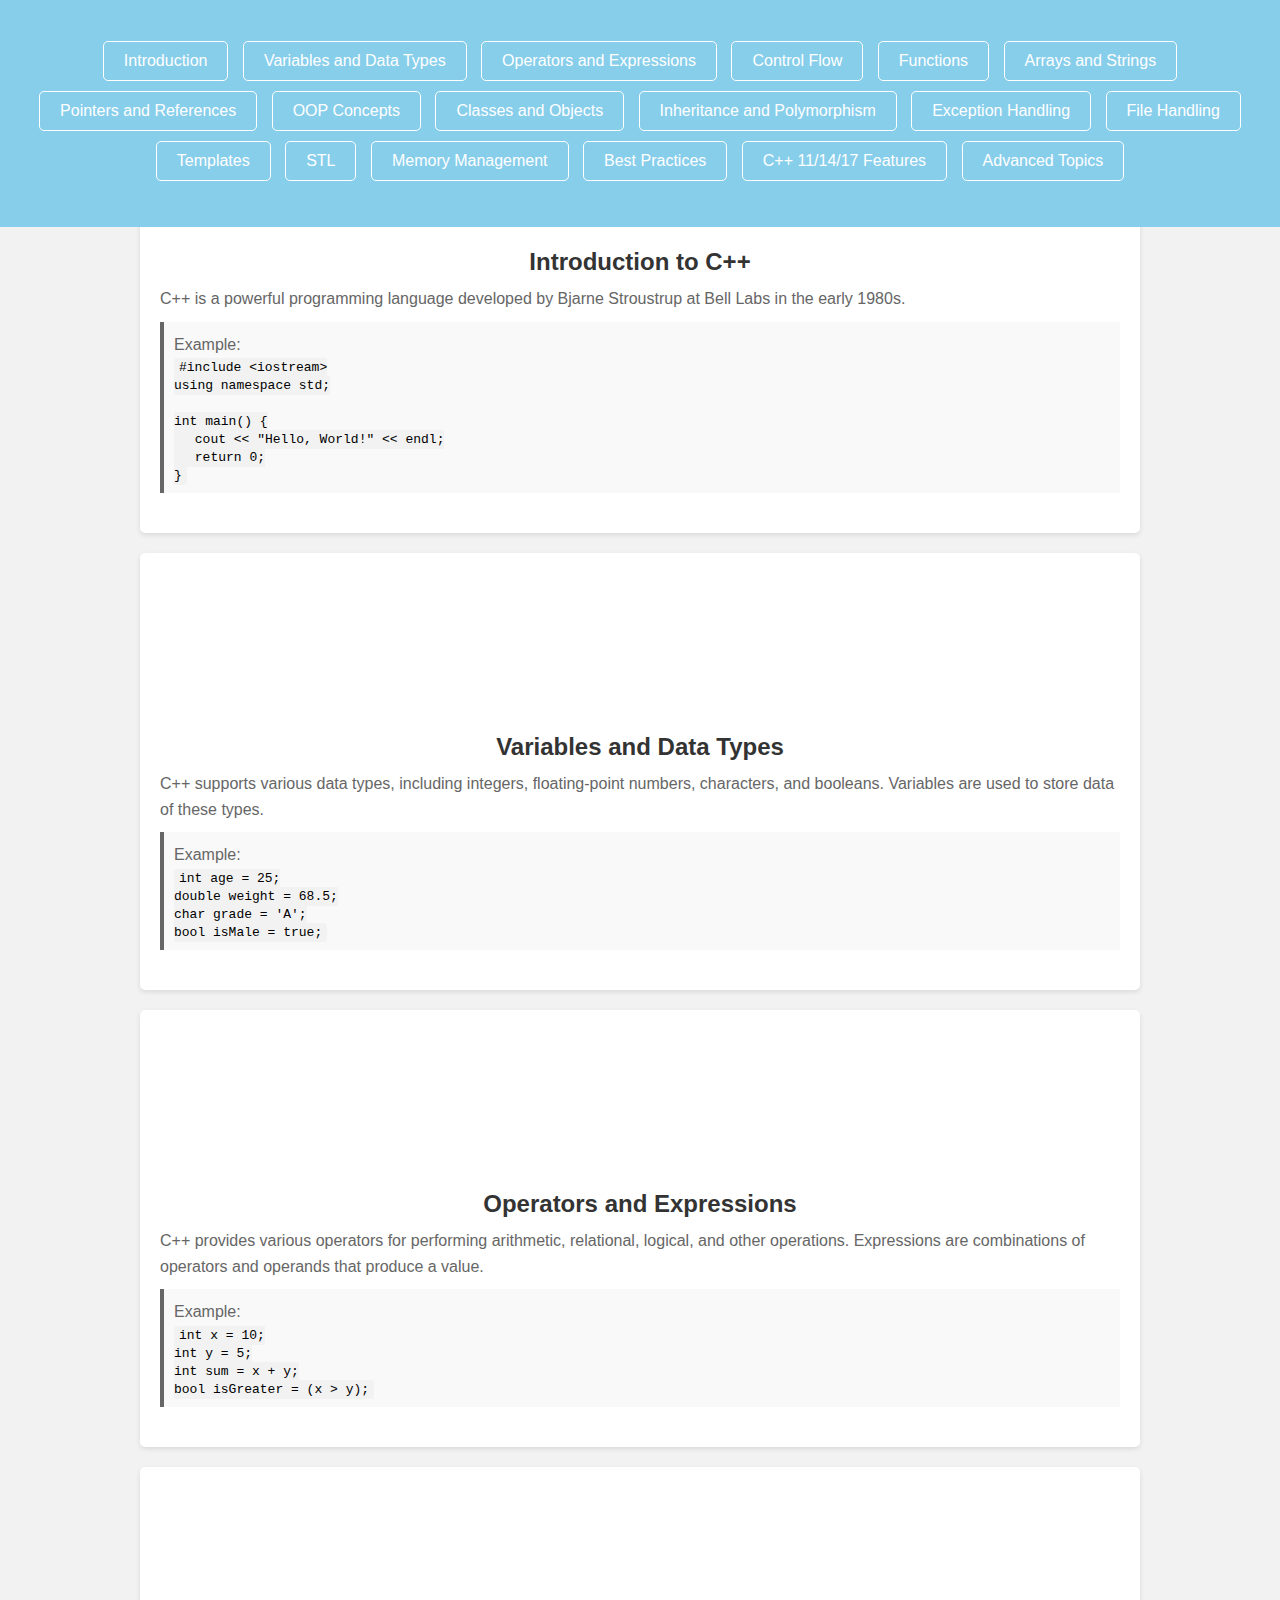
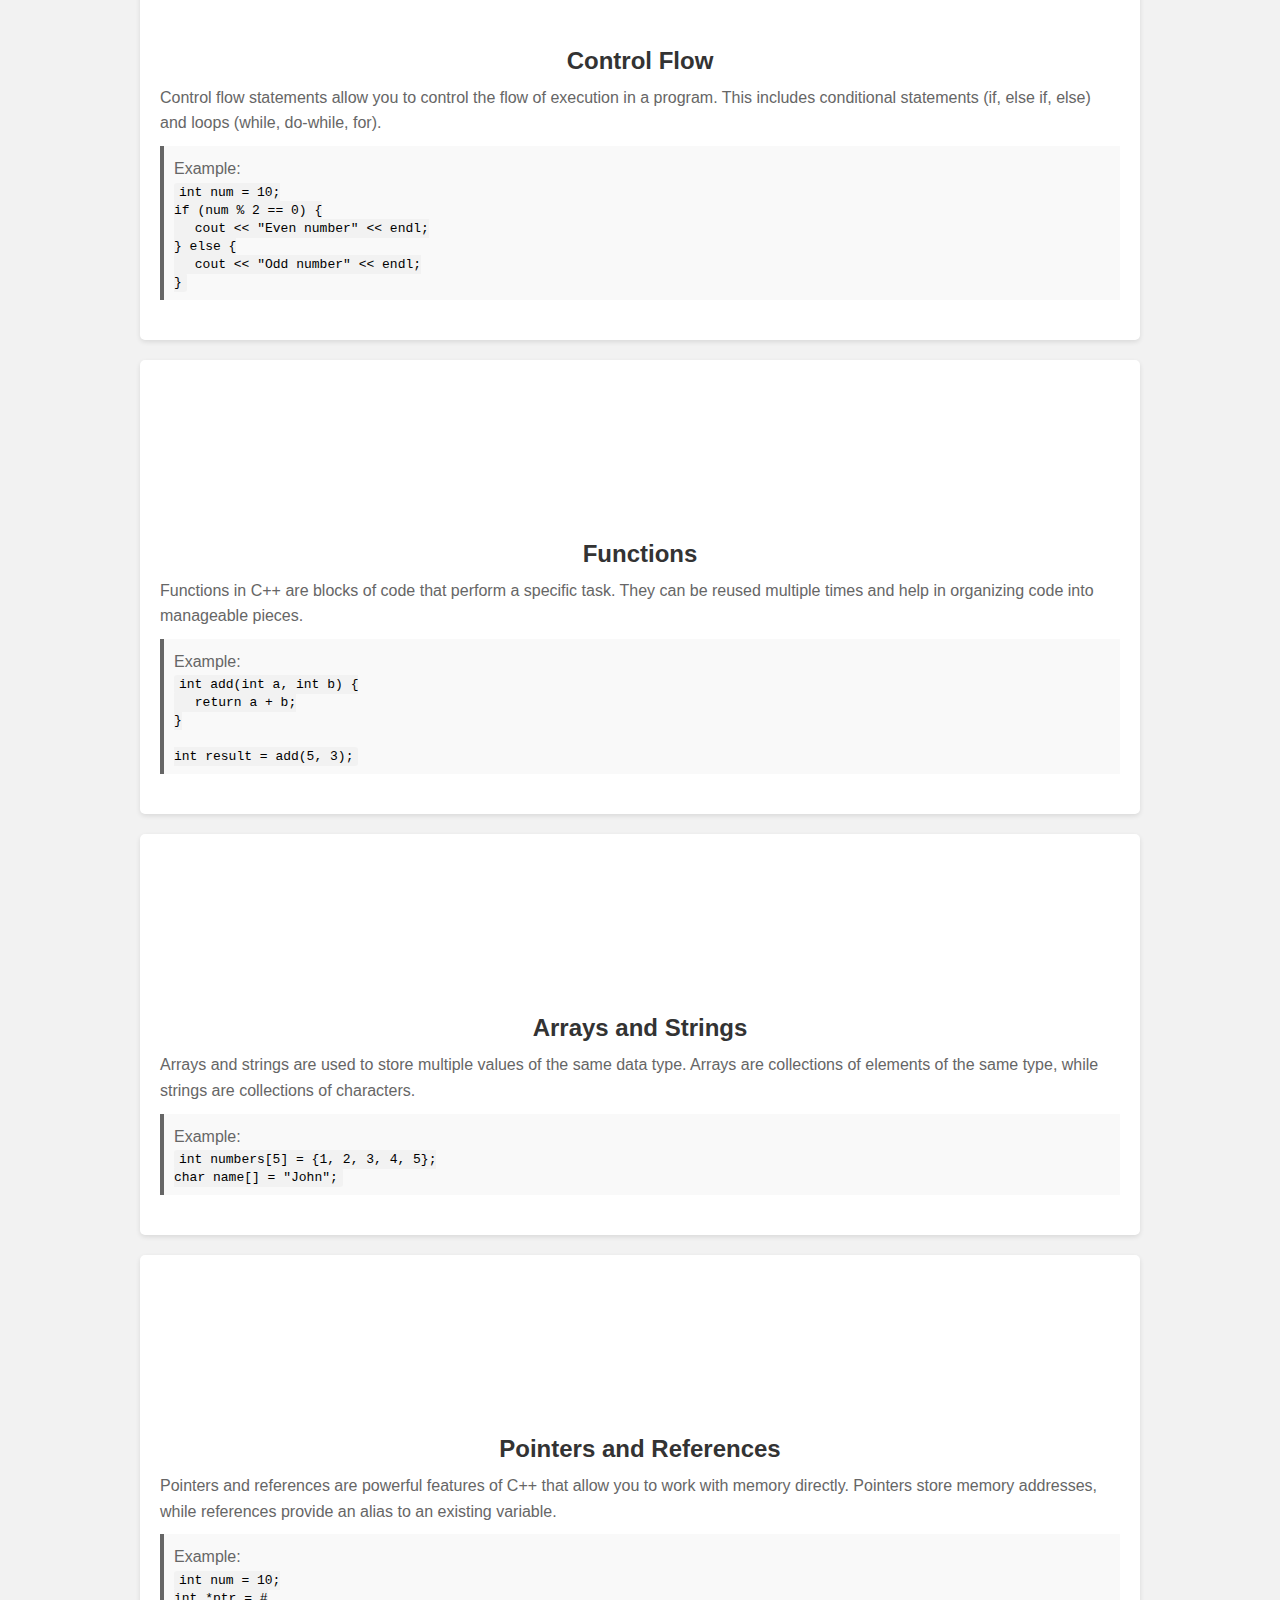
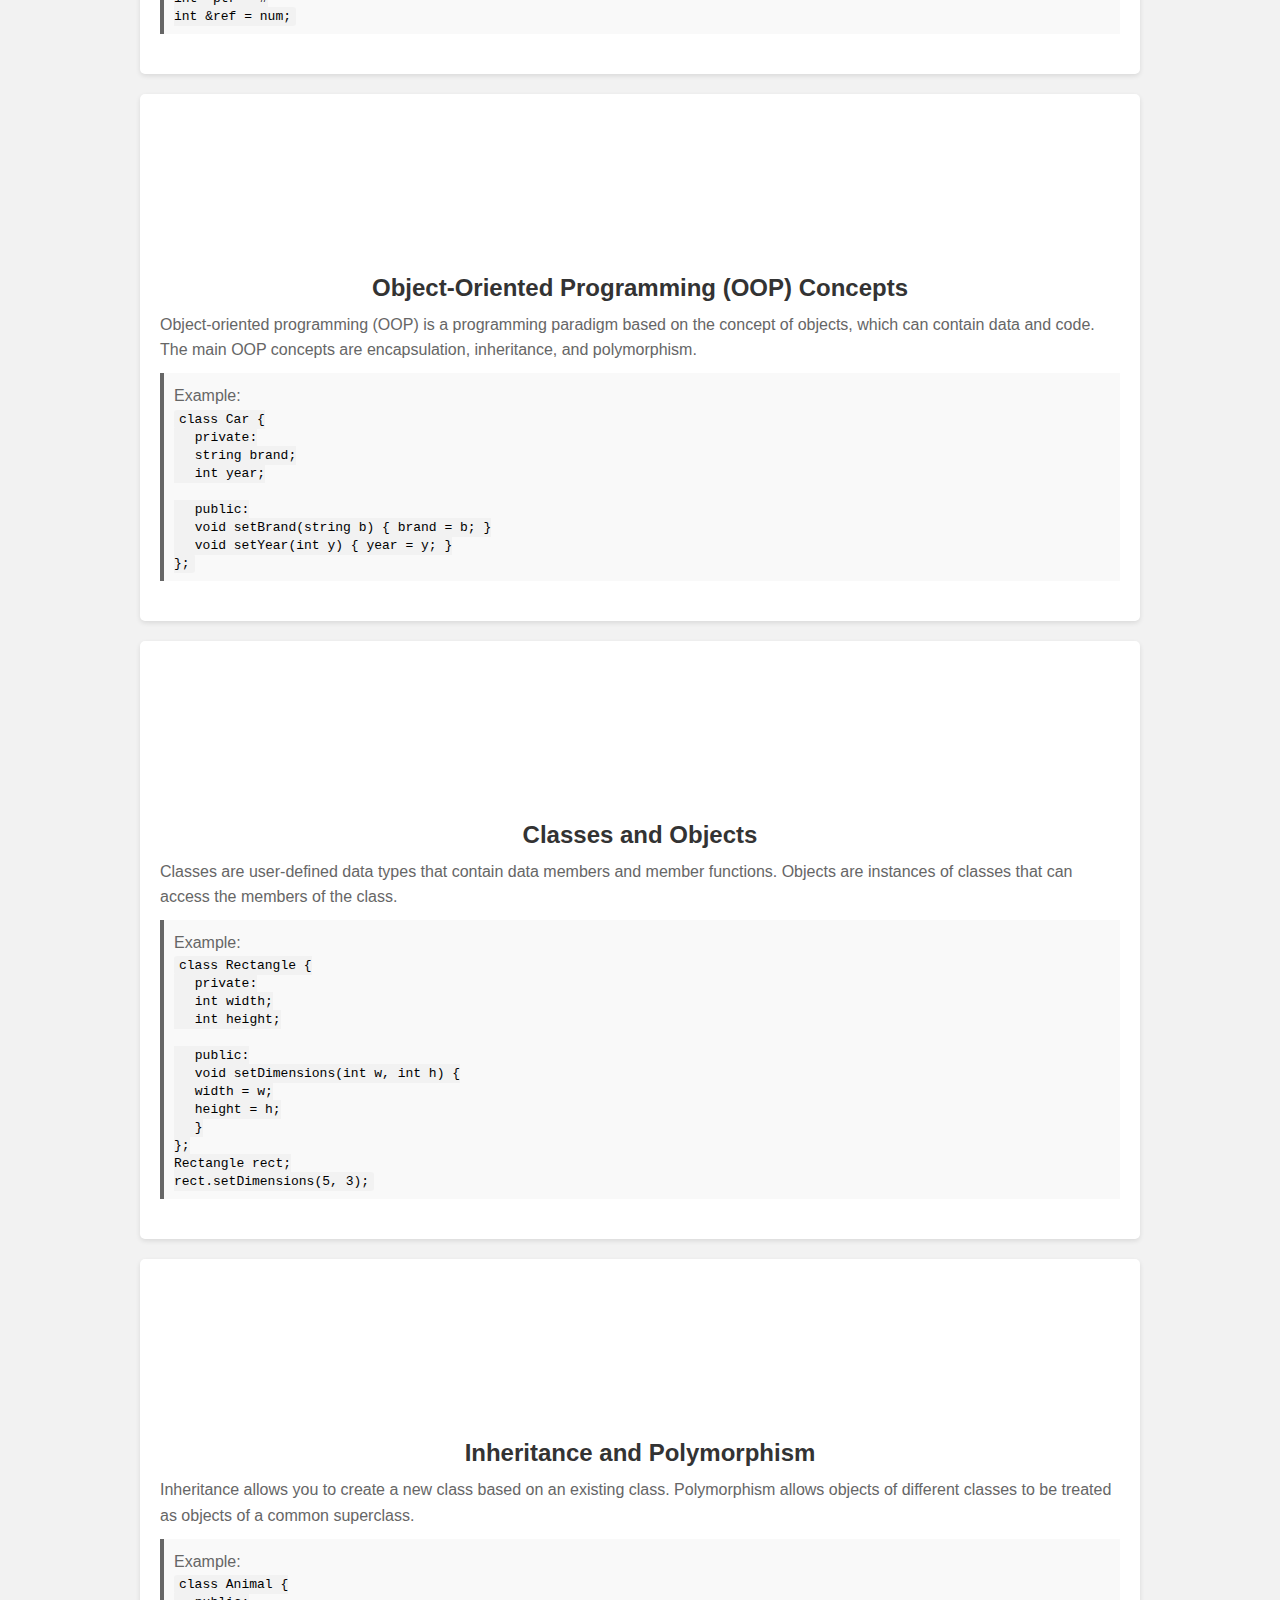
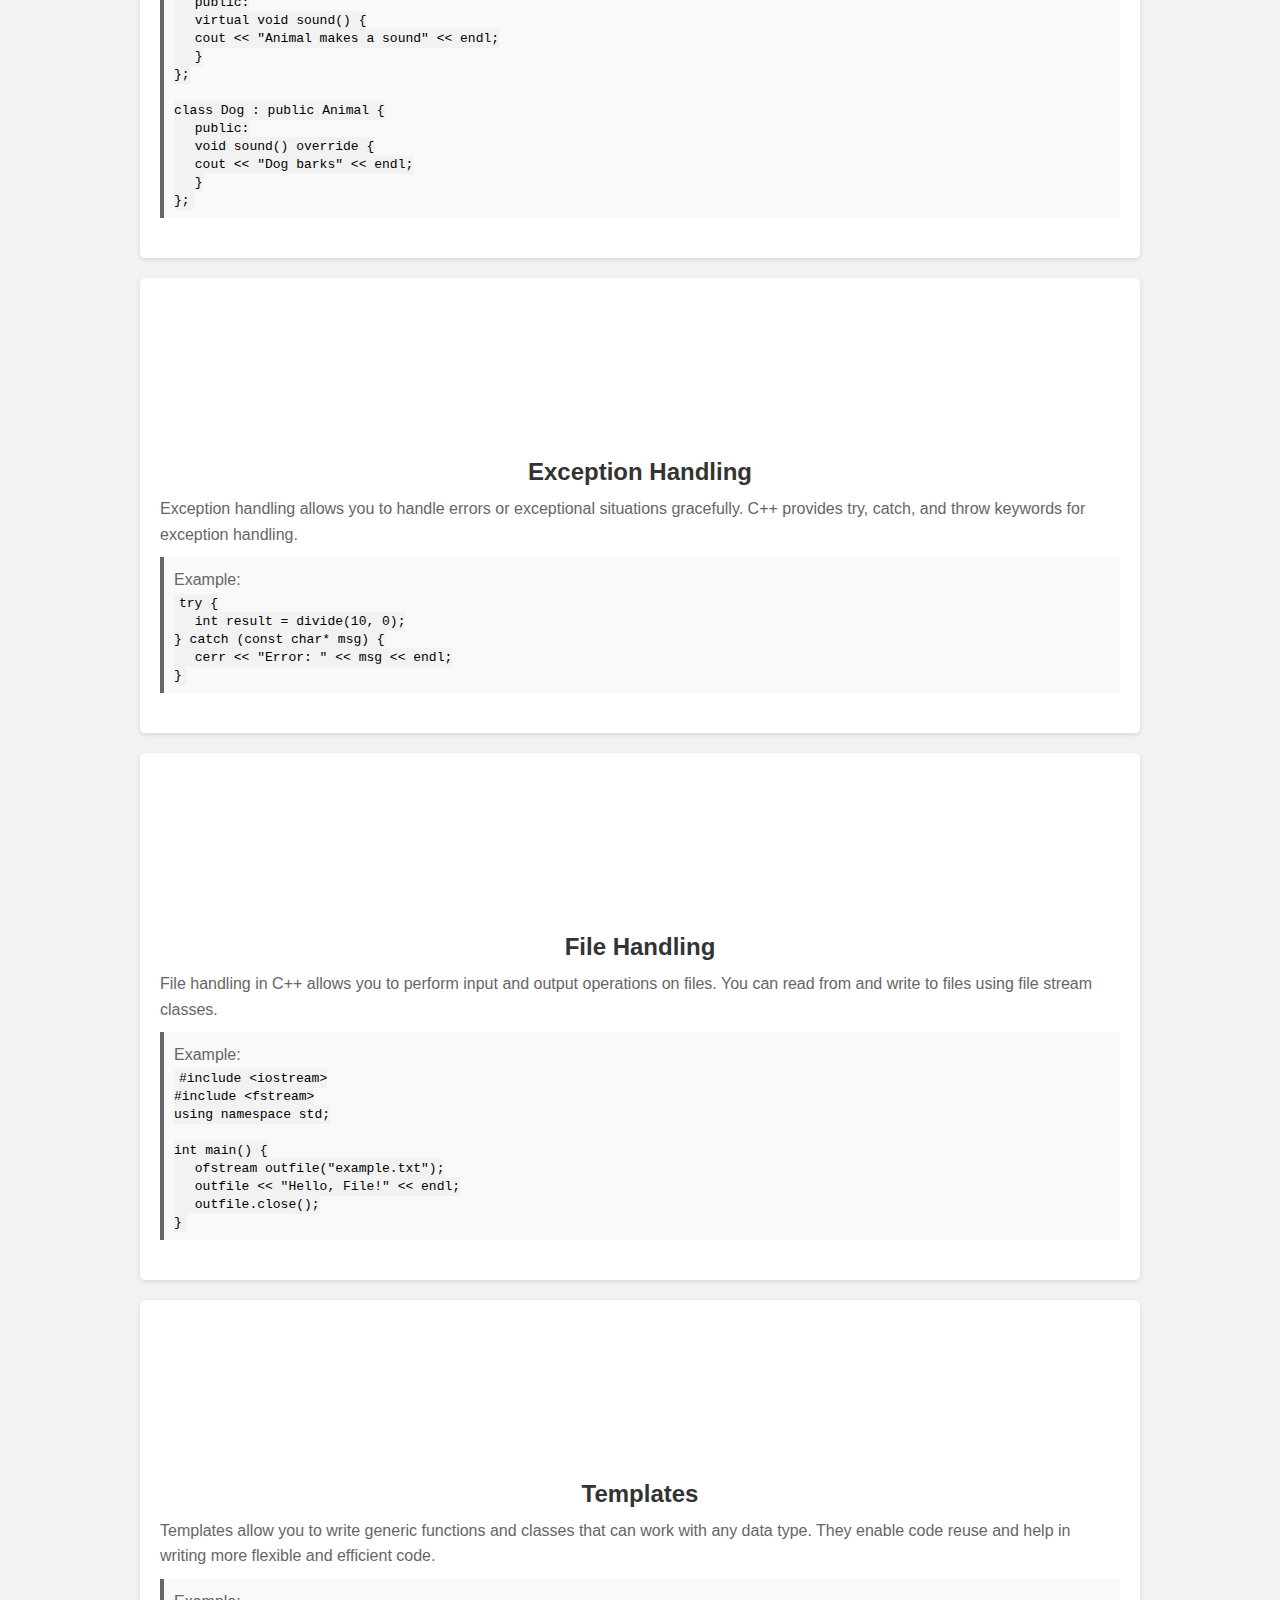
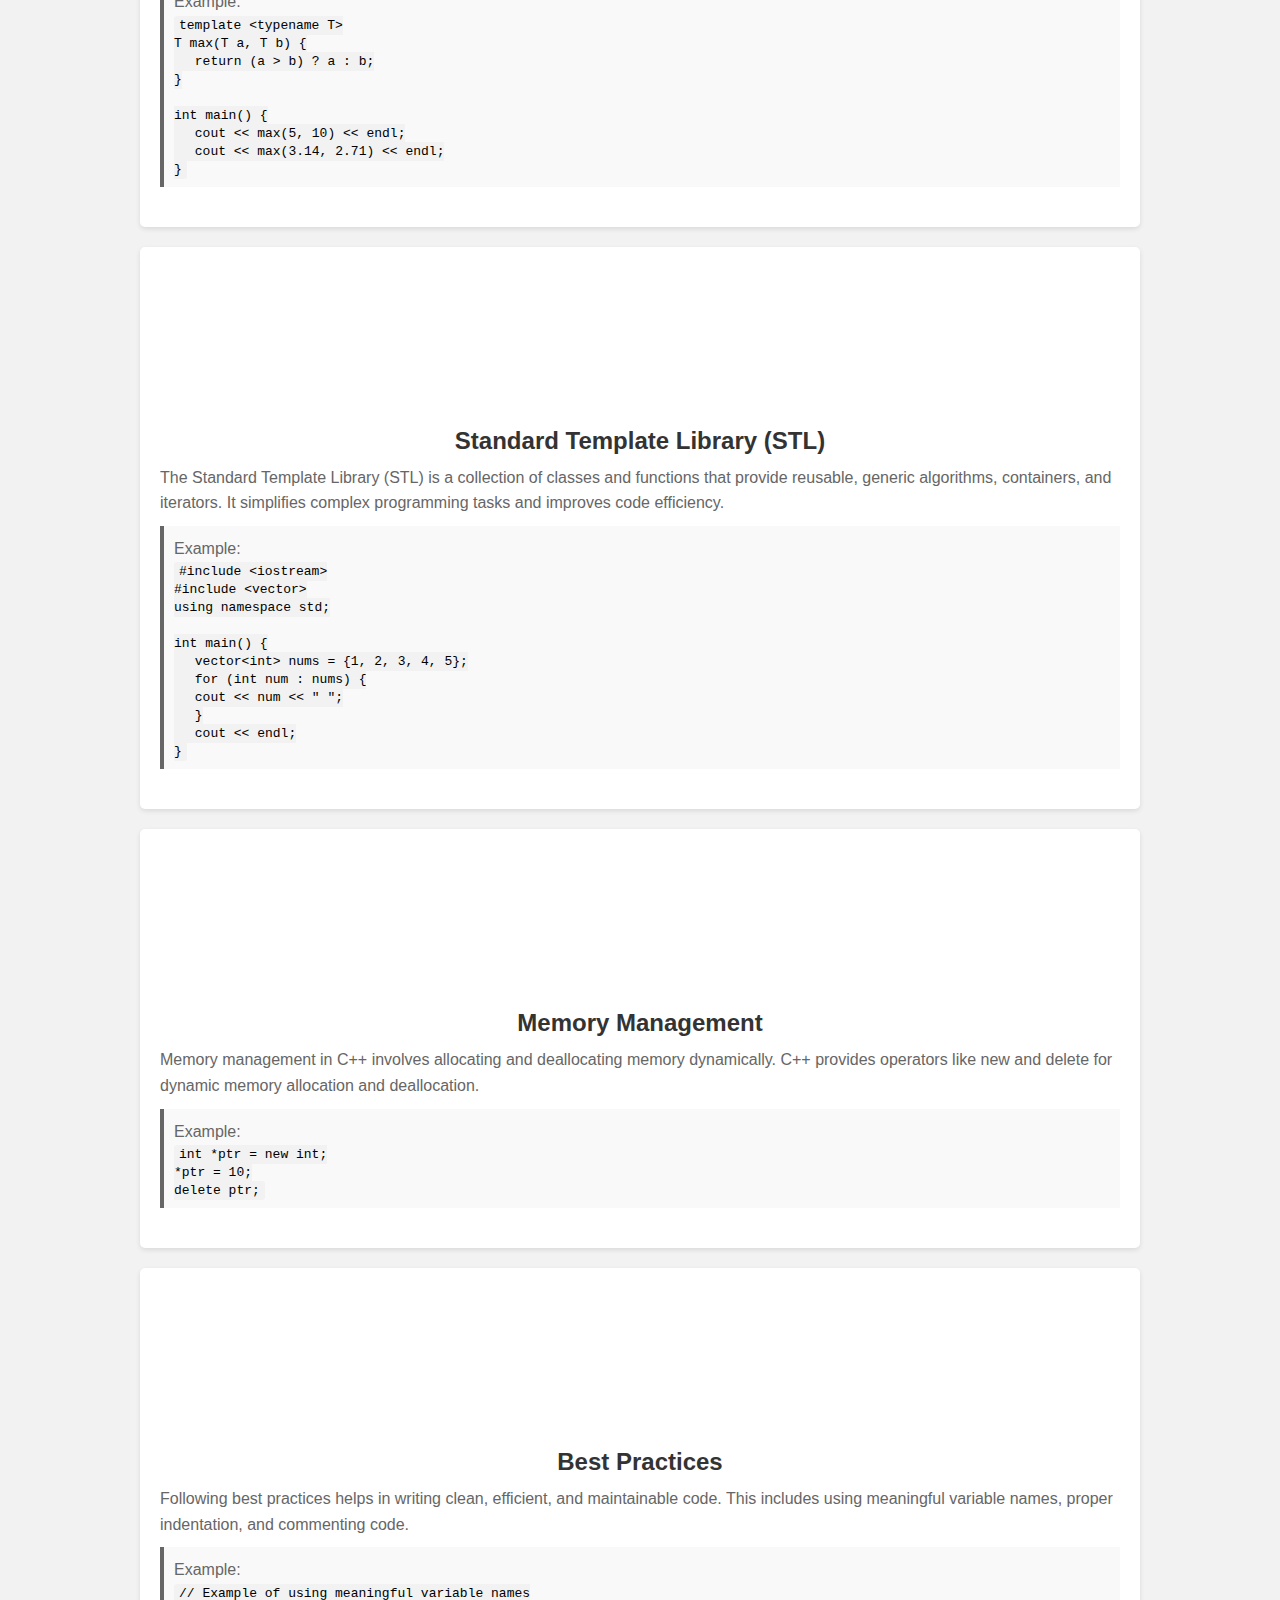
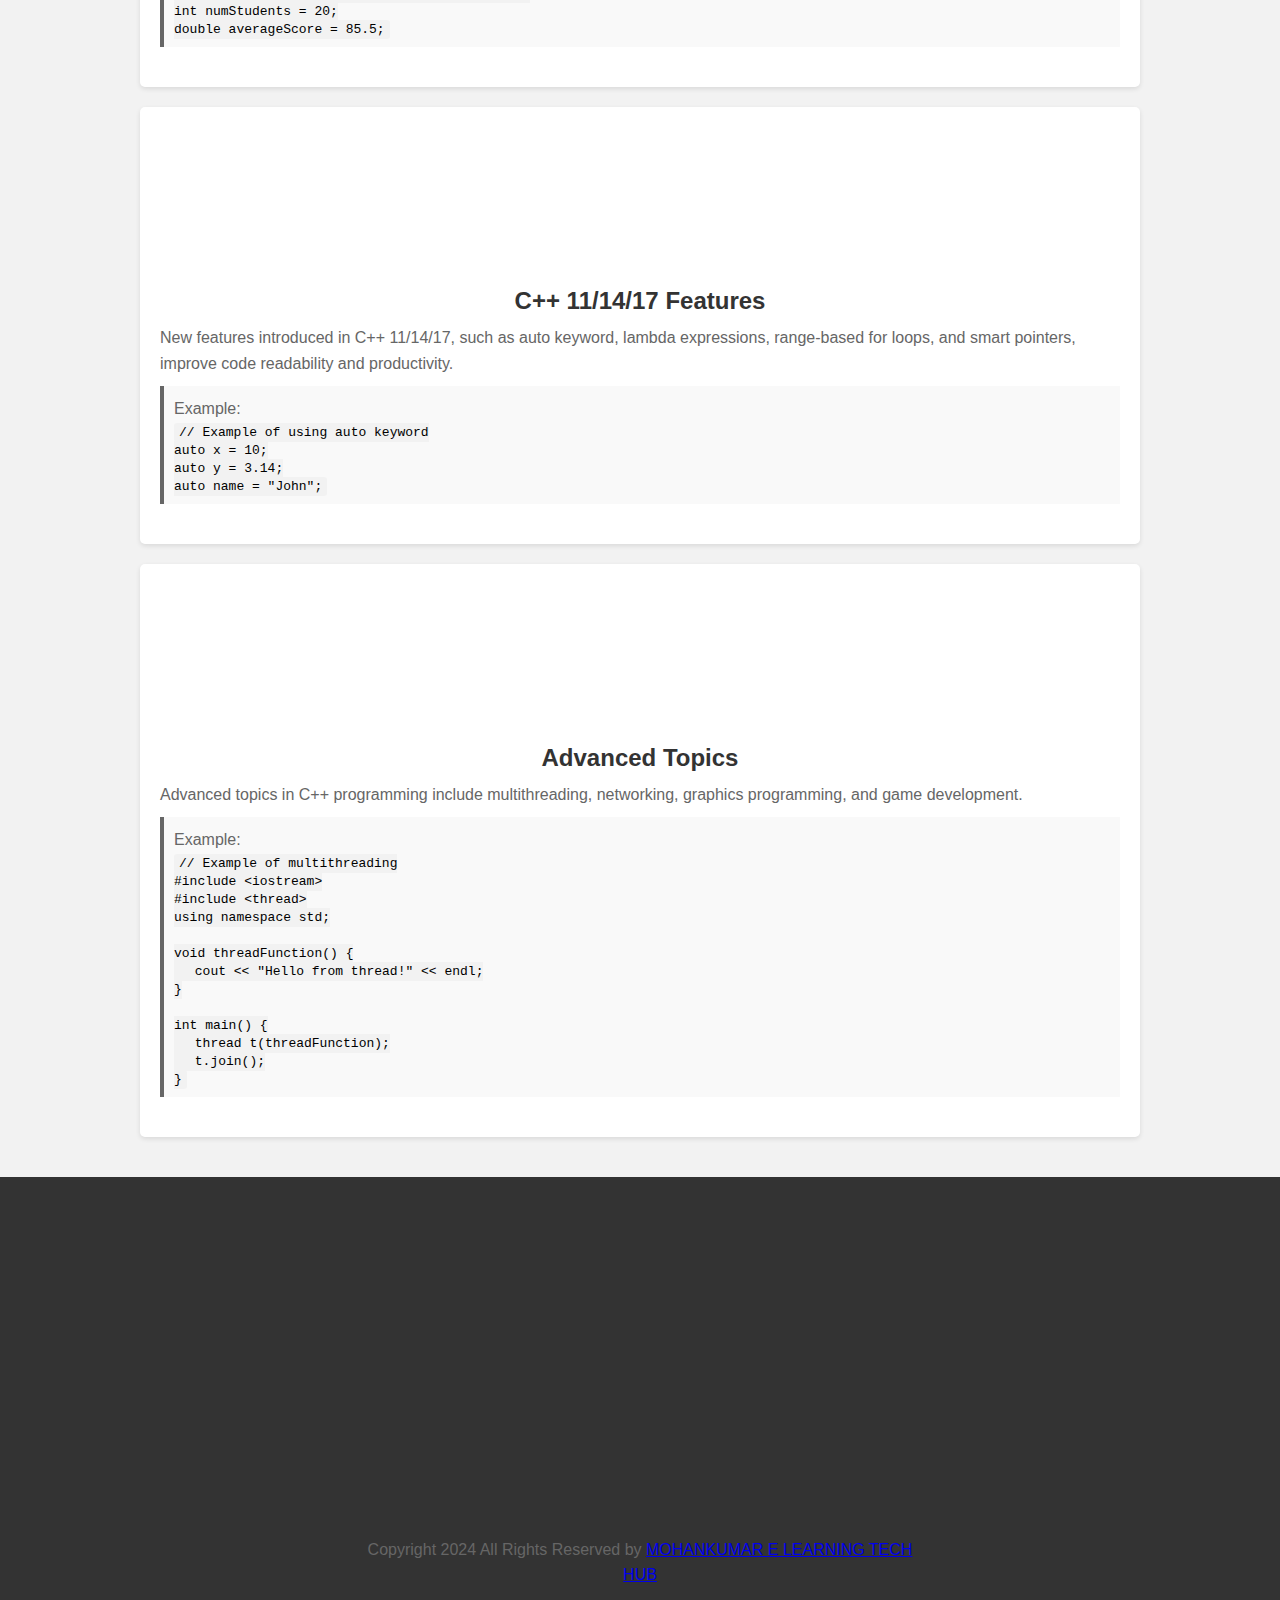
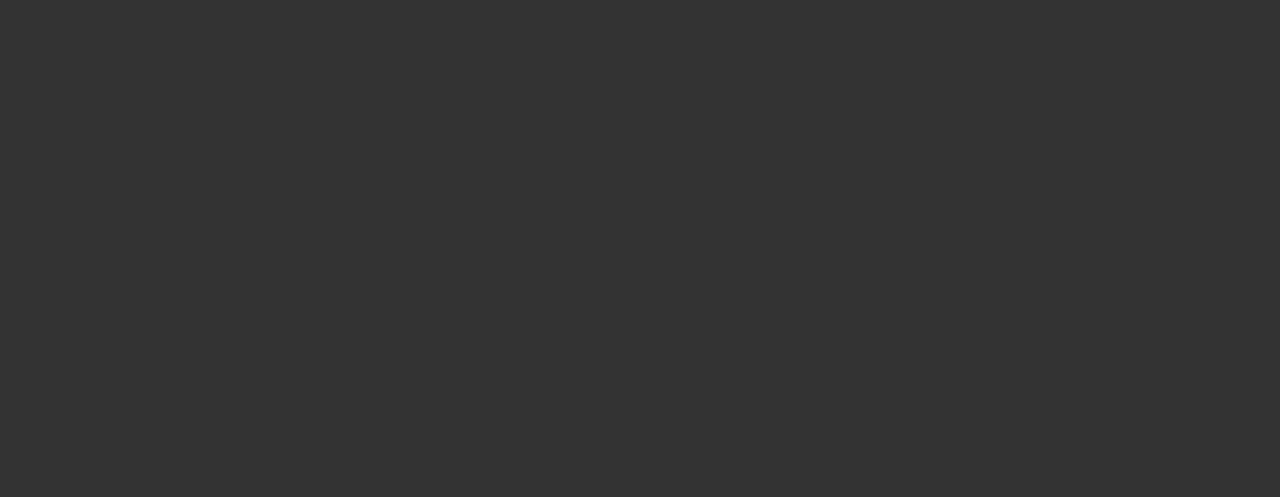
<file: MOHANKUMAR E LEARNING TECH HUB/c++.html>
<!DOCTYPE html>
<html lang="en">
<head>
    <meta charset="UTF-8">
    <meta name="viewport" content="width=device-width, initial-scale=1.0">
    <title>C++ Programming Course</title>
    <link rel="stylesheet" href="mohan.css">

    <style>
        /* Reset CSS */
        * {
            box-sizing: border-box;
            margin: 0;
            padding: 0;
        }

        /* Global Styles */
        body {
            font-family: Arial, sans-serif;
            background-color: #f2f2f2;
        }

        .container {
            display: flex;
            flex-direction: column;
            min-height: 100vh;
        }

        /* Header Styles */
        header {
            background-color: #3498db; /* Adjust color code as desired */
            color: #fff; /* Text color */
            padding: 10px; /* Adjust padding as needed */
            text-align: center; /* Center align text */
            font-size: 24px; /* Adjust font size as desired */

        }

        h1 {
            margin: 0;
            font-size: 24px;
        }

        main {
            flex-grow: 1;
            padding: 20px;
            display: flex;
            flex-direction: column;
            align-items: center;
        }

        section {
            max-width:1000px;
            width: 100%;
            background-color: #fff;
            border-radius: 5px;
            box-shadow: 0 2px 5px rgba(0, 0, 0, 0.1);
            margin-bottom: 20px;
            padding: 20px;
            padding-top: 180px;
        }

        h2 {
            color: #333;
            margin-bottom: 10px;
        }

        p {
            color: #666666;
            line-height: 1.6;
        }

        code {
            background-color: #f2f2f2;
            padding: 2px 5px;
            border-radius: 3px;
        }

        .example {
            background-color: #f9f9f9;
            border-left: 4px solid #666;
            padding: 10px;
            margin-top: 10px;
        }

        /* Footer Styles */
        footer {
            background-color: #333;
            color: #fff;
            text-align: center;
            padding: 10px 0;
        }
    </style>
</head>
<body>
    <container>
        <header>
            <h1>C++ Programming Course</h1>
        </header>
        <nav>
            <div class="containers">
                <a href="#topic1">Introduction</a></li>
                <a href="#topic2">Variables and Data Types</a></li>
                <a href="#topic3">Operators and Expressions</a></li>
                <a href="#topic4">Control Flow</a></li>
                <a href="#topic5">Functions</a></li>
                <a href="#topic6">Arrays and Strings</a></li>
                <a href="#topic7">Pointers and References</a></li>
                <a href="#topic8">OOP Concepts</a></li>
                <a href="#topic9">Classes and Objects</a></li>
                <a href="#topic10">Inheritance and Polymorphism</a></li>
                <a href="#topic11">Exception Handling</a></li>
                <a href="#topic12">File Handling</a></li>
                <a href="#topic13">Templates</a></li>
                <a href="#topic14">STL</a></li>
                <a href="#topic15">Memory Management</a></li>
                <a href="#topic16">Best Practices</a></li>
                <a href="#topic17">C++ 11/14/17 Features</a></li>
                <a href="#topic18">Advanced Topics</a></li>

        </nav>
    <main>
        <section id="topic1">
            <h2>Introduction to C++</h2>
            <p>C++ is a powerful programming language developed by Bjarne Stroustrup at Bell Labs in the early 1980s.</p>
            <div class="example">
                <p>Example:</p>
                <code>
                    #include &lt;iostream&gt;<br>
                    using namespace std;<br>
                    <br>
                    int main() {<br>
                    &emsp;   cout &lt;&lt; "Hello, World!" &lt;&lt; endl;<br>
                    &emsp;   return 0;<br>
                    }
                </code>
            </div>
        </section>
        <section id="topic2">
            <h2>Variables and Data Types</h2>
            <p>C++ supports various data types, including integers, floating-point numbers, characters, and booleans. Variables are used to store data of these types.</p>
            <div class="example">
                <p>Example:</p>
                <code>
                    int age = 25;<br>
                    double weight = 68.5;<br>
                    char grade = 'A';<br>
                    bool isMale = true;
                </code>
            </div>
        </section>
        <section id="topic3">
            <h2>Operators and Expressions</h2>
            <p>C++ provides various operators for performing arithmetic, relational, logical, and other operations. Expressions are combinations of operators and operands that produce a value.</p>
            <div class="example">
                <p>Example:</p>
                <code>
                    int x = 10;<br>
                    int y = 5;<br>
                    int sum = x + y;<br>
                    bool isGreater = (x > y);
                </code>
            </div>
        </section>
        <section id="topic4">
            <h2>Control Flow</h2>
            <p>Control flow statements allow you to control the flow of execution in a program. This includes conditional statements (if, else if, else) and loops (while, do-while, for).</p>
            <div class="example">
                <p>Example:</p>
                <code>
                    int num = 10;<br>
                    if (num % 2 == 0) {<br>
                    &emsp;   cout &lt;&lt; "Even number" &lt;&lt; endl;<br>
                    } else {<br>
                    &emsp;   cout &lt;&lt; "Odd number" &lt;&lt; endl;<br>
                    }
                </code>
            </div>
        </section>
        <section id="topic5">
            <h2>Functions</h2>
            <p>Functions in C++ are blocks of code that perform a specific task. They can be reused multiple times and help in organizing code into manageable pieces.</p>
            <div class="example">
                <p>Example:</p>
                <code>
                    int add(int a, int b) {<br>
                    &emsp;   return a + b;<br>
                    }<br>
                    <br>
                    int result = add(5, 3);
                </code>
            </div>
        </section>
        <section id="topic6">
            <h2>Arrays and Strings</h2>
            <p>Arrays and strings are used to store multiple values of the same data type. Arrays are collections of elements of the same type, while strings are collections of characters.</p>
            <div class="example">
                <p>Example:</p>
                <code>
                    int numbers[5] = {1, 2, 3, 4, 5};<br>
                    char name[] = "John";
                </code>
            </div>
        </section>
        <section id="topic7">
            <h2>Pointers and References</h2>
            <p>Pointers and references are powerful features of C++ that allow you to work with memory directly. Pointers store memory addresses, while references provide an alias to an existing variable.</p>
            <div class="example">
                <p>Example:</p>
                <code>
                    int num = 10;<br>
                    int *ptr = &num;<br>
                    int &ref = num;
                </code>
            </div>
        </section>
        <section id="topic8">
            <h2>Object-Oriented Programming (OOP) Concepts</h2>
            <p>Object-oriented programming (OOP) is a programming paradigm based on the concept of objects, which can contain data and code. The main OOP concepts are encapsulation, inheritance, and polymorphism.</p>
            <div class="example">
                <p>Example:</p>
                <code>
                    class Car {<br>
                    &emsp;   private:<br>
                    &emsp;       string brand;<br>
                    &emsp;       int year;<br>
                    <br>
                    &emsp;   public:<br>
                    &emsp;       void setBrand(string b) { brand = b; }<br>
                    &emsp;       void setYear(int y) { year = y; }<br>
                    };
                </code>
            </div>
        </section>
        <section id="topic9">
            <h2>Classes and Objects</h2>
            <p>Classes are user-defined data types that contain data members and member functions. Objects are instances of classes that can access the members of the class.</p>
            <div class="example">
                <p>Example:</p>
                <code>
                    class Rectangle {<br>
                    &emsp;   private:<br>
                    &emsp;       int width;<br>
                    &emsp;       int height;<br>
                    <br>
                    &emsp;   public:<br>
                    &emsp;       void setDimensions(int w, int h) {<br>
                    &emsp;           width = w;<br>
                    &emsp;           height = h;<br>
                    &emsp;       }<br>
                    };
                    <br>
                    Rectangle rect;<br>
                    rect.setDimensions(5, 3);
                </code>
            </div>
        </section>
        <section id="topic10">
            <h2>Inheritance and Polymorphism</h2>
            <p>Inheritance allows you to create a new class based on an existing class. Polymorphism allows objects of different classes to be treated as objects of a common superclass.</p>
            <div class="example">
                <p>Example:</p>
                <code>
                    class Animal {<br>
                    &emsp;   public:<br>
                    &emsp;       virtual void sound() {<br>
                    &emsp;           cout &lt;&lt; "Animal makes a sound" &lt;&lt; endl;<br>
                    &emsp;       }<br>
                    };<br>
                    <br>
                    class Dog : public Animal {<br>
                    &emsp;   public:<br>
                    &emsp;       void sound() override {<br>
                    &emsp;           cout &lt;&lt; "Dog barks" &lt;&lt; endl;<br>
                    &emsp;       }<br>
                    };
                </code>
            </div>
        </section>
        <section id="topic11">
            <h2>Exception Handling</h2>
            <p>Exception handling allows you to handle errors or exceptional situations gracefully. C++ provides try, catch, and throw keywords for exception handling.</p>
            <div class="example">
                <p>Example:</p>
                <code>
                    try {<br>
                    &emsp;   int result = divide(10, 0);<br>
                    } catch (const char* msg) {<br>
                    &emsp;   cerr &lt;&lt; "Error: " &lt;&lt; msg &lt;&lt; endl;<br>
                    }
                </code>
            </div>
        </section>
        <section id="topic12">
            <h2>File Handling</h2>
            <p>File handling in C++ allows you to perform input and output operations on files. You can read from and write to files using file stream classes.</p>
            <div class="example">
                <p>Example:</p>
                <code>
                    #include &lt;iostream&gt;<br>
                    #include &lt;fstream&gt;<br>
                    using namespace std;<br>
                    <br>
                    int main() {<br>
                    &emsp;   ofstream outfile("example.txt");<br>
                    &emsp;   outfile &lt;&lt; "Hello, File!" &lt;&lt; endl;<br>
                    &emsp;   outfile.close();<br>
                    }
                </code>
            </div>
        </section>
        <section id="topic13">
            <h2>Templates</h2>
            <p>Templates allow you to write generic functions and classes that can work with any data type. They enable code reuse and help in writing more flexible and efficient code.</p>
            <div class="example">
                <p>Example:</p>
                <code>
                    template &lt;typename T&gt;<br>
                    T max(T a, T b) {<br>
                    &emsp;   return (a &gt; b) ? a : b;<br>
                    }<br>
                    <br>
                    int main() {<br>
                    &emsp;   cout &lt;&lt; max(5, 10) &lt;&lt; endl;<br>
                    &emsp;   cout &lt;&lt; max(3.14, 2.71) &lt;&lt; endl;<br>
                    }
                </code>
            </div>
        </section>
        <section id="topic14">
            <h2>Standard Template Library (STL)</h2>
            <p>The Standard Template Library (STL) is a collection of classes and functions that provide reusable, generic algorithms, containers, and iterators. It simplifies complex programming tasks and improves code efficiency.</p>
            <div class="example">
                <p>Example:</p>
                <code>
                    #include &lt;iostream&gt;<br>
                    #include &lt;vector&gt;<br>
                    using namespace std;<br>
                    <br>
                    int main() {<br>
                    &emsp;   vector&lt;int&gt; nums = {1, 2, 3, 4, 5};<br>
                    &emsp;   for (int num : nums) {<br>
                    &emsp;       cout &lt;&lt; num &lt;&lt; " ";<br>
                    &emsp;   }<br>
                    &emsp;   cout &lt;&lt; endl;<br>
                    }
                </code>
            </div>
        </section>
        <section id="topic15">
            <h2>Memory Management</h2>
            <p>Memory management in C++ involves allocating and deallocating memory dynamically. C++ provides operators like new and delete for dynamic memory allocation and deallocation.</p>
            <div class="example">
                <p>Example:</p>
                <code>
                    int *ptr = new int;<br>
                    *ptr = 10;<br>
                    delete ptr;
                </code>
            </div>
        </section>
        <section id="topic16">
            <h2>Best Practices</h2>
            <p>Following best practices helps in writing clean, efficient, and maintainable code. This includes using meaningful variable names, proper indentation, and commenting code.</p>
            <div class="example">
                <p>Example:</p>
                <code>
                    // Example of using meaningful variable names<br>
                    int numStudents = 20;<br>
                    double averageScore = 85.5;
                </code>
            </div>
        </section>
        <section id="topic17">
            <h2>C++ 11/14/17 Features</h2>
            <p>New features introduced in C++ 11/14/17, such as auto keyword, lambda expressions, range-based for loops, and smart pointers, improve code readability and productivity.</p>
            <div class="example">
                <p>Example:</p>
                <code>
                    // Example of using auto keyword<br>
                    auto x = 10;<br>
                    auto y = 3.14;<br>
                    auto name = "John";
                </code>
            </div>
        </section>
        <section id="topic18">
            <h2>Advanced Topics</h2>
            <p>Advanced topics in C++ programming include multithreading, networking, graphics programming, and game development.</p>
            <div class="example">
                <p>Example:</p>
                <code>
                    // Example of multithreading<br>
                    #include &lt;iostream&gt;<br>
                    #include &lt;thread&gt;<br>
                    using namespace std;<br>
                    <br>
                    void threadFunction() {<br>
                    &emsp;   cout &lt;&lt; "Hello from thread!" &lt;&lt; endl;<br>
                    }<br>
                    <br>
                    int main() {<br>
                    &emsp;   thread t(threadFunction);<br>
                    &emsp;   t.join();<br>
                    }
                </code>
            </div>
        </section>
        <!-- Add more sections for other topics -->
    </main>
    <footer>
        <div class="footer-bottom">
            <div class="container">
      
              <p class="copyright">
                Copyright 2024 All Rights Reserved by <a href="#" class="copyright-link">MOHANKUMAR E LEARNING TECH HUB</a>
              </p>
      
            </div>
          </div>
    </footer>
</body>
</html>
</file>
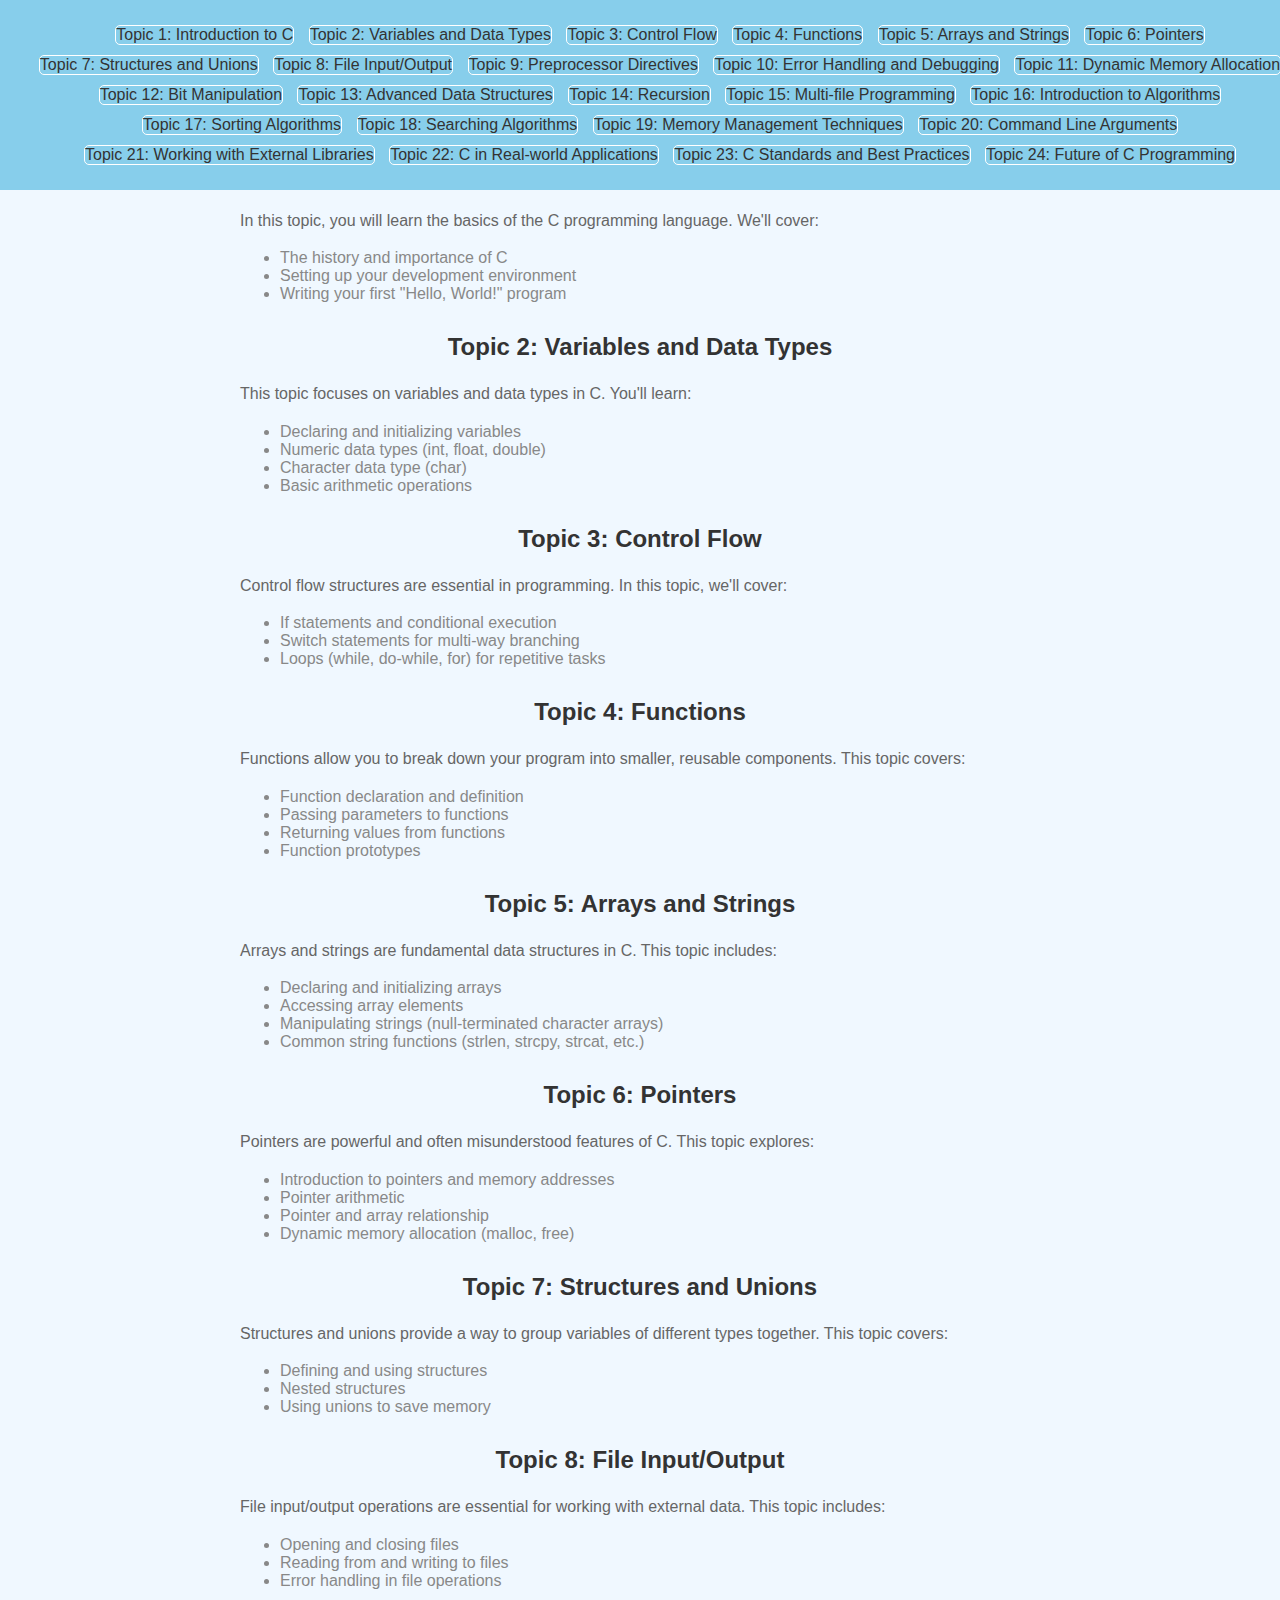
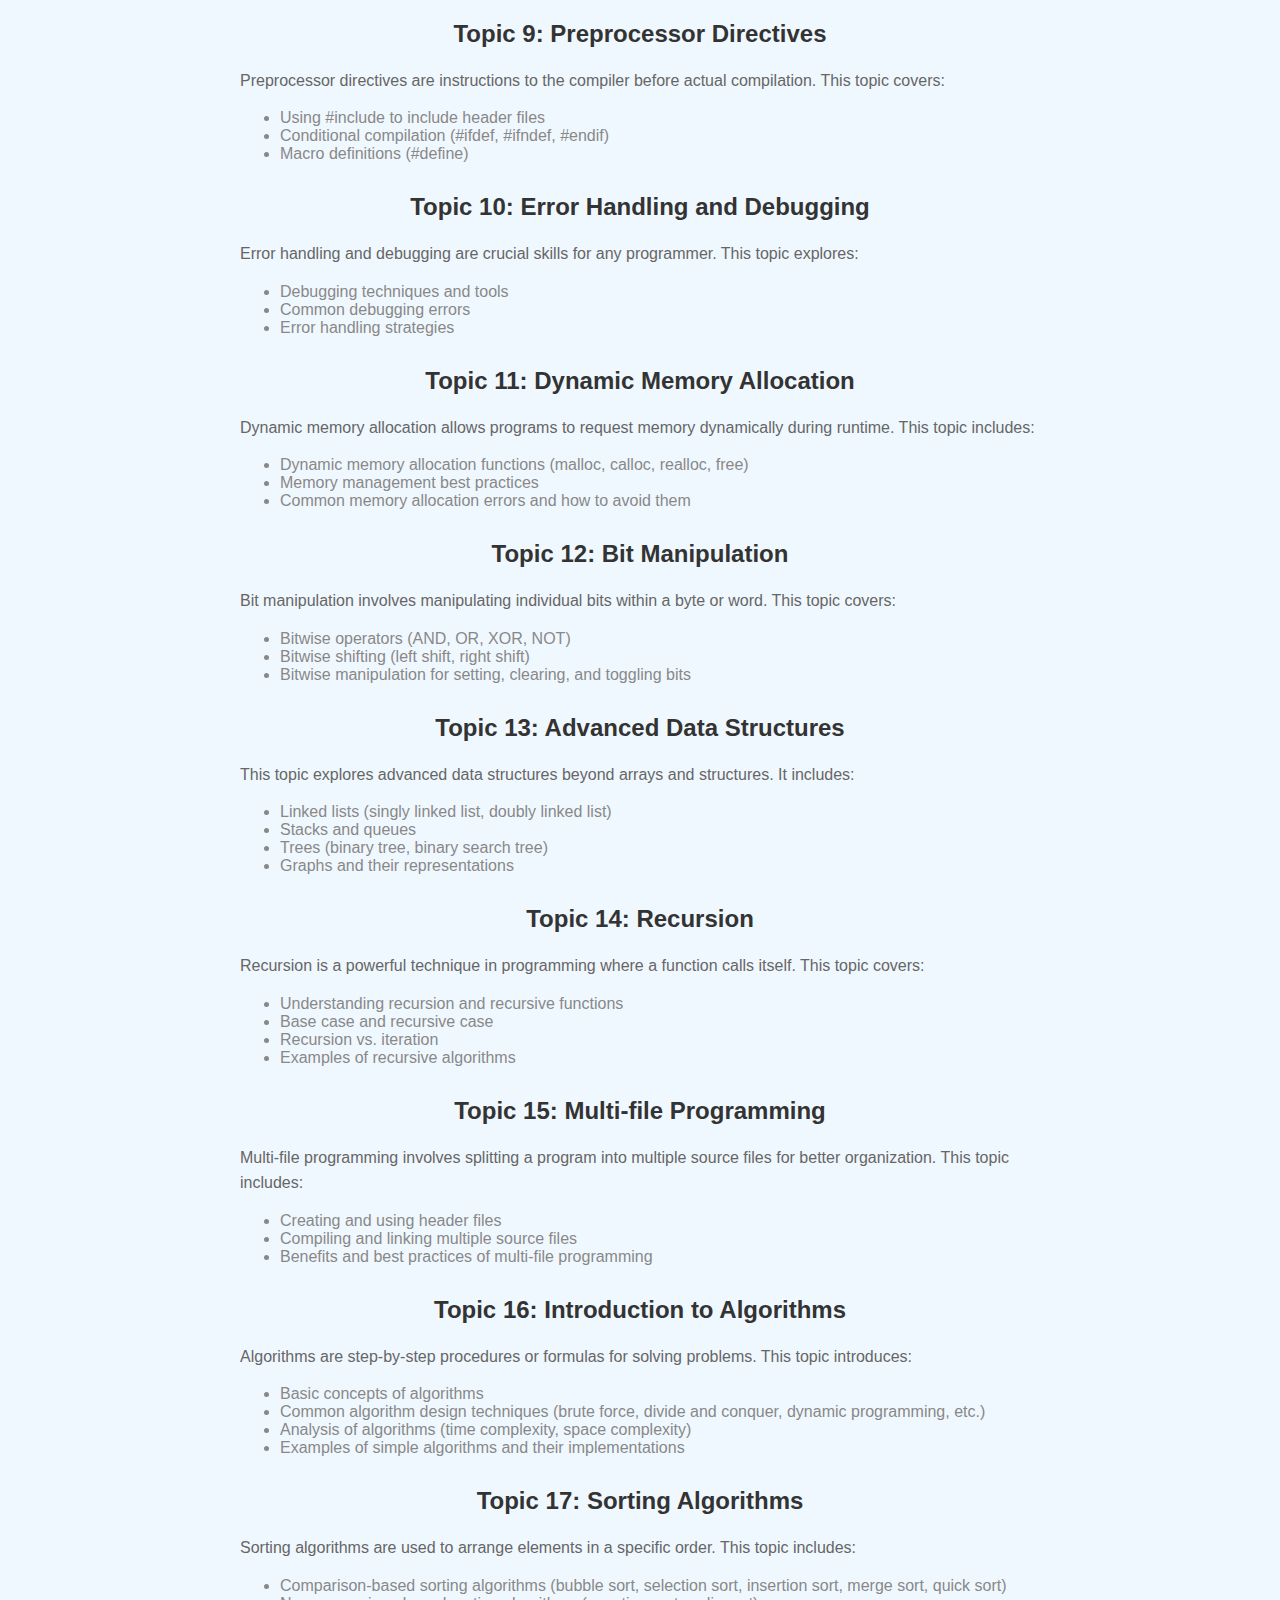
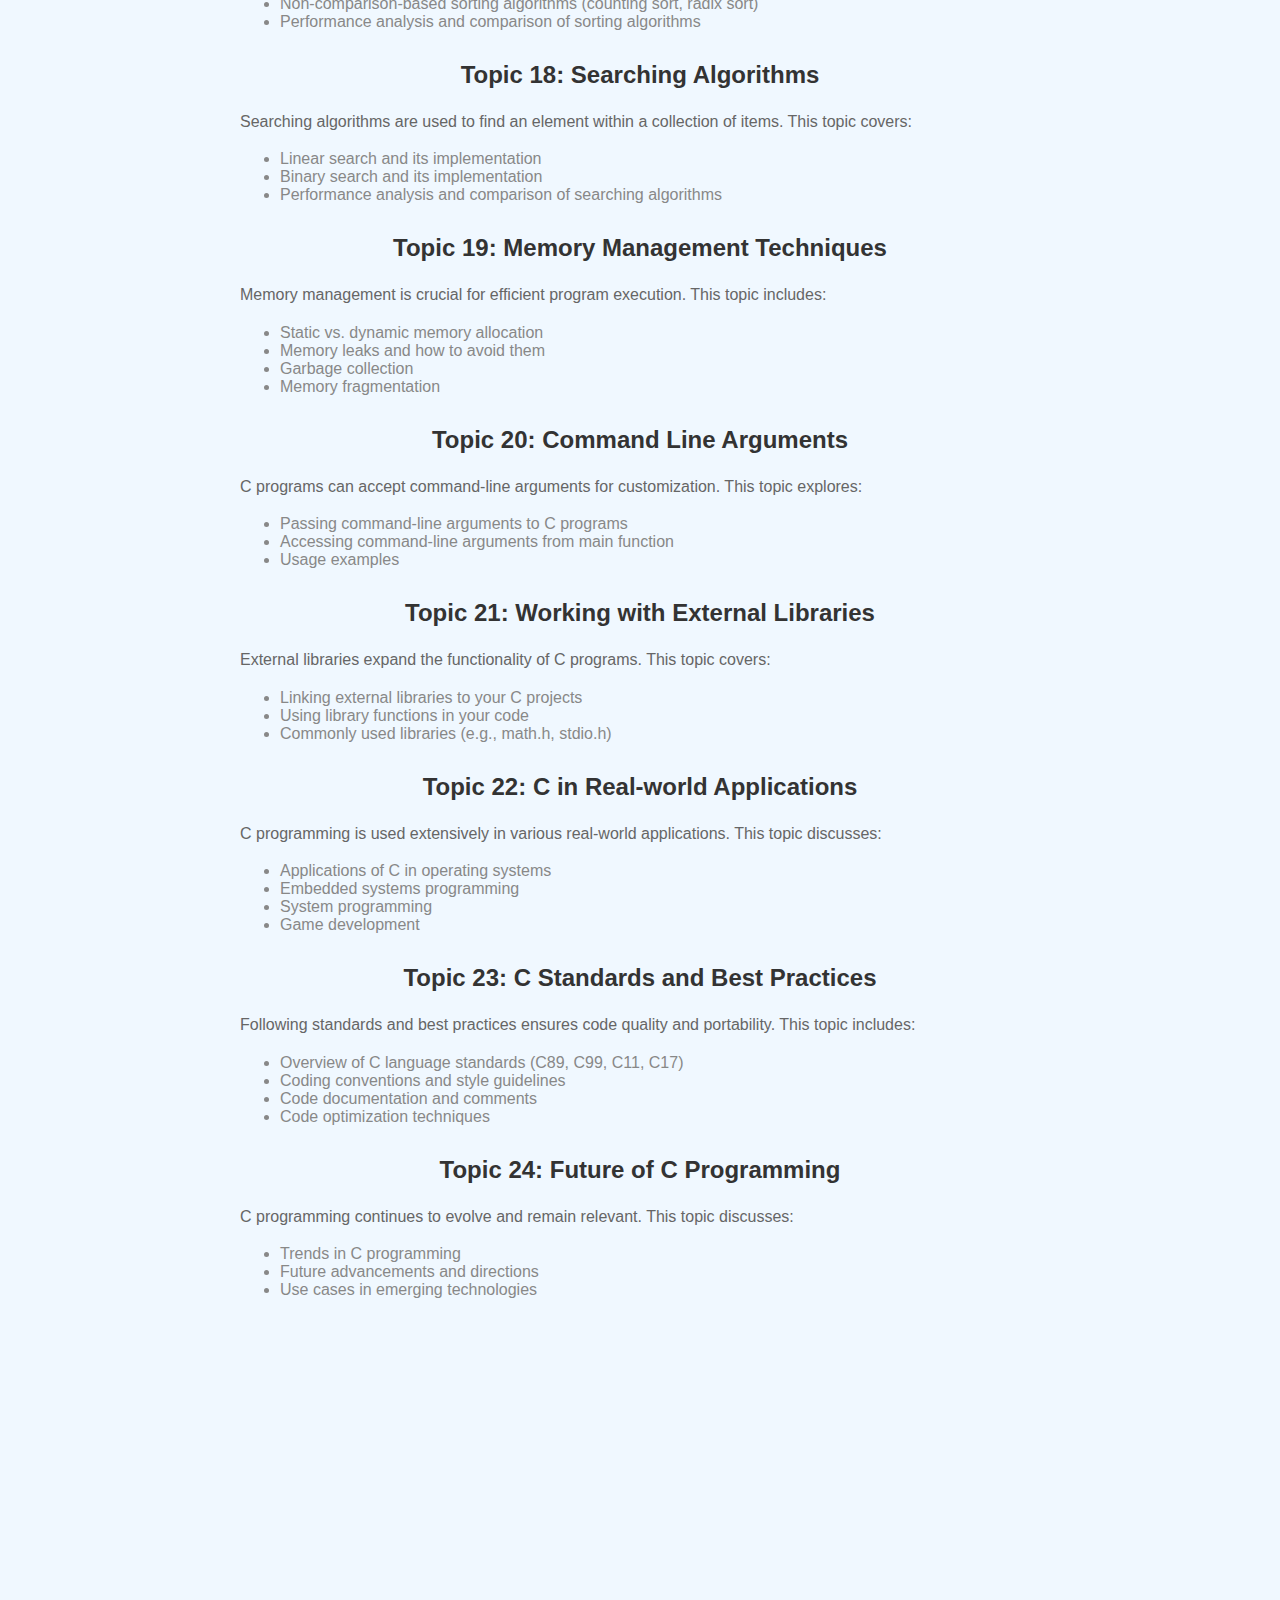
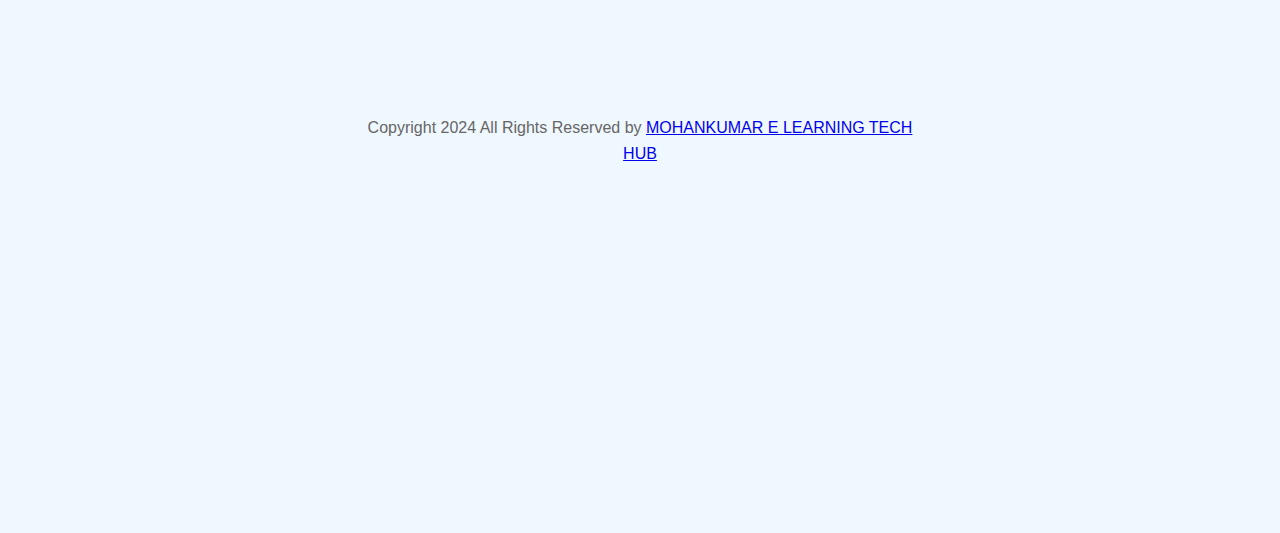
<file: MOHANKUMAR E LEARNING TECH HUB/c.html>
<!DOCTYPE html>
<html lang="en">
<head>
    <meta charset="UTF-8">
    <meta name="viewport" content="width=device-width, initial-scale=1.0">
    <title>C Programming Course</title>
    <link rel="stylesheet" href="mohan.css">
    <style>
     body {
            font-family: Arial, sans-serif;
            margin: 0;
            padding: 0;
        }

        header, nav, main, footer {
            padding: 20px;
        }

        header {
            background-color: #333;
            color: #fff;
            text-align: center;
        }

        nav ul {
            list-style-type: none;
            padding: 0;
        }

        nav ul li {
            display: inline;
            margin-right: 20px;
        }

        nav a {
            padding: 0%;
            text-decoration: none;
            color: #333;
        }

        nav a:hover {
            color: #666;
        }

        main {
            max-width: 800px;
            margin: 0 auto;
            padding: 20px;
        }

        section {
            margin-bottom: 30px;
        }

        h2 {
            color: #333;
        }

        p {
            color: #666;
        }

        ul {
            color: #888;
        }
    </style>
</head>
<body>
    <header>
        <h1>C Programming Course</h1>
    </header>
    <nav>
            <a href="#topic1">Topic 1: Introduction to C</a></li>
            <a href="#topic2">Topic 2: Variables and Data Types</a></li>
            <a href="#topic3">Topic 3: Control Flow</a></li>
            <a href="#topic4">Topic 4: Functions</a></li>
            <a href="#topic5">Topic 5: Arrays and Strings</a></li>
            <a href="#topic6">Topic 6: Pointers</a></li>
            <a href="#topic7">Topic 7: Structures and Unions</a></li>
            <a href="#topic8">Topic 8: File Input/Output</a></li>
            <a href="#topic9">Topic 9: Preprocessor Directives</a></li>
            <a href="#topic10">Topic 10: Error Handling and Debugging</a></li>
            <a href="#topic11">Topic 11: Dynamic Memory Allocation</a></li>
            <a href="#topic12">Topic 12: Bit Manipulation</a></li>
            <a href="#topic13">Topic 13: Advanced Data Structures</a></li>
            <a href="#topic14">Topic 14: Recursion</a></li>
            <a href="#topic15">Topic 15: Multi-file Programming</a></li>
            <a href="#topic16">Topic 16: Introduction to Algorithms</a></li>
            <a href="#topic17">Topic 17: Sorting Algorithms</a></li>
            <a href="#topic18">Topic 18: Searching Algorithms</a></li>
            <a href="#topic19">Topic 19: Memory Management Techniques</a></li>
            <a href="#topic20">Topic 20: Command Line Arguments</a></li>
            <a href="#topic21">Topic 21: Working with External Libraries</a></li>
            <a href="#topic22">Topic 22: C in Real-world Applications</a></li>
            <a href="#topic23">Topic 23: C Standards and Best Practices</a></li>
            <a href="#topic24">Topic 24: Future of C Programming</a></li>
        
    </nav>
    <main>
        <section id="topic1">
            <h2>Topic 1: Introduction to C</h2>
            <p>In this topic, you will learn the basics of the C programming language. We'll cover:</p>
            <ul>
                <li>The history and importance of C</li>
                <li>Setting up your development environment</li>
                <li>Writing your first "Hello, World!" program</li>
            </ul>
        </section>
        <section id="topic2">
            <h2>Topic 2: Variables and Data Types</h2>
            <p>This topic focuses on variables and data types in C. You'll learn:</p>
            <ul>
                <li>Declaring and initializing variables</li>
                <li>Numeric data types (int, float, double)</li>
                <li>Character data type (char)</li>
                <li>Basic arithmetic operations</li>
            </ul>
        </section>
        <section id="topic3">
            <h2>Topic 3: Control Flow</h2>
            <p>Control flow structures are essential in programming. In this topic, we'll cover:</p>
            <ul>
                <li>If statements and conditional execution</li>
                <li>Switch statements for multi-way branching</li>
                <li>Loops (while, do-while, for) for repetitive tasks</li>
            </ul>
        </section>
        <section id="topic4">
            <h2>Topic 4: Functions</h2>
            <p>Functions allow you to break down your program into smaller, reusable components. This topic covers:</p>
            <ul>
                <li>Function declaration and definition</li>
                <li>Passing parameters to functions</li>
                <li>Returning values from functions</li>
                <li>Function prototypes</li>
            </ul>
        </section>
        <section id="topic5">
            <h2>Topic 5: Arrays and Strings</h2>
            <p>Arrays and strings are fundamental data structures in C. This topic includes:</p>
            <ul>
                <li>Declaring and initializing arrays</li>
                <li>Accessing array elements</li>
                <li>Manipulating strings (null-terminated character arrays)</li>
                <li>Common string functions (strlen, strcpy, strcat, etc.)</li>
            </ul>
        </section>
        <section id="topic6">
            <h2>Topic 6: Pointers</h2>
            <p>Pointers are powerful and often misunderstood features of C. This topic explores:</p>
            <ul>
                <li>Introduction to pointers and memory addresses</li>
                <li>Pointer arithmetic</li>
                <li>Pointer and array relationship</li>
                <li>Dynamic memory allocation (malloc, free)</li>
            </ul>
        </section>
        <section id="topic7">
            <h2>Topic 7: Structures and Unions</h2>
            <p>Structures and unions provide a way to group variables of different types together. This topic covers:</p>
            <ul>
                <li>Defining and using structures</li>
                <li>Nested structures</li>
                <li>Using unions to save memory</li>
            </ul>
        </section>
        <section id="topic8">
            <h2>Topic 8: File Input/Output</h2>
            <p>File input/output operations are essential for working with external data. This topic includes:</p>
            <ul>
                <li>Opening and closing files</li>
                <li>Reading from and writing to files</li>
                <li>Error handling in file operations</li>
            </ul>
        </section>
        <section id="topic9">
            <h2>Topic 9: Preprocessor Directives</h2>
            <p>Preprocessor directives are instructions to the compiler before actual compilation. This topic covers:</p>
            <ul>
                <li>Using #include to include header files</li>
                <li>Conditional compilation (#ifdef, #ifndef, #endif)</li>
                <li>Macro definitions (#define)</li>
            </ul>
        </section>
        <section id="topic10">
            <h2>Topic 10: Error Handling and Debugging</h2>
            <p>Error handling and debugging are crucial skills for any programmer. This topic explores:</p>
            <ul>
                <li>Debugging techniques and tools</li>
                <li>Common debugging errors</li>
                <li>Error handling strategies</li>
            </ul>
        </section>
        <section id="topic11">
            <h2>Topic 11: Dynamic Memory Allocation</h2>
            <p>Dynamic memory allocation allows programs to request memory dynamically during runtime. This topic includes:</p>
            <ul>
                <li>Dynamic memory allocation functions (malloc, calloc, realloc, free)</li>
                <li>Memory management best practices</li>
                <li>Common memory allocation errors and how to avoid them</li>
            </ul>
        </section>
        <section id="topic12">
            <h2>Topic 12: Bit Manipulation</h2>
            <p>Bit manipulation involves manipulating individual bits within a byte or word. This topic covers:</p>
            <ul>
                <li>Bitwise operators (AND, OR, XOR, NOT)</li>
                <li>Bitwise shifting (left shift, right shift)</li>
                <li>Bitwise manipulation for setting, clearing, and toggling bits</li>
            </ul>
        </section>
        <section id="topic13">
            <h2>Topic 13: Advanced Data Structures</h2>
            <p>This topic explores advanced data structures beyond arrays and structures. It includes:</p>
            <ul>
                <li>Linked lists (singly linked list, doubly linked list)</li>
                <li>Stacks and queues</li>
                <li>Trees (binary tree, binary search tree)</li>
                <li>Graphs and their representations</li>
            </ul>
        </section>
        <section id="topic14">
            <h2>Topic 14: Recursion</h2>
            <p>Recursion is a powerful technique in programming where a function calls itself. This topic covers:</p>
            <ul>
                <li>Understanding recursion and recursive functions</li>
                <li>Base case and recursive case</li>
                <li>Recursion vs. iteration</li>
                <li>Examples of recursive algorithms</li>
            </ul>
        </section>
        <section id="topic15">
            <h2>Topic 15: Multi-file Programming</h2>
            <p>Multi-file programming involves splitting a program into multiple source files for better organization. This topic includes:</p>
            <ul>
                <li>Creating and using header files</li>
                <li>Compiling and linking multiple source files</li>
                <li>Benefits and best practices of multi-file programming</li>
            </ul>
        </section>
        <section id="topic16">
            <h2>Topic 16: Introduction to Algorithms</h2>
            <p>Algorithms are step-by-step procedures or formulas for solving problems. This topic introduces:</p>
            <ul>
                <li>Basic concepts of algorithms</li>
                <li>Common algorithm design techniques (brute force, divide and conquer, dynamic programming, etc.)</li>
                <li>Analysis of algorithms (time complexity, space complexity)</li>
                <li>Examples of simple algorithms and their implementations</li>
            </ul>
        </section>
        <section id="topic17">
            <h2>Topic 17: Sorting Algorithms</h2>
            <p>Sorting algorithms are used to arrange elements in a specific order. This topic includes:</p>
            <ul>
                <li>Comparison-based sorting algorithms (bubble sort, selection sort, insertion sort, merge sort, quick sort)</li>
                <li>Non-comparison-based sorting algorithms (counting sort, radix sort)</li>
                <li>Performance analysis and comparison of sorting algorithms</li>
            </ul>
        </section>
        <section id="topic18">
            <h2>Topic 18: Searching Algorithms</h2>
            <p>Searching algorithms are used to find an element within a collection of items. This topic covers:</p>
            <ul>
                <li>Linear search and its implementation</li>
                <li>Binary search and its implementation</li>
                <li>Performance analysis and comparison of searching algorithms</li>
            </ul>
        </section>
        <section id="topic19">
            <h2>Topic 19: Memory Management Techniques</h2>
            <p>Memory management is crucial for efficient program execution. This topic includes:</p>
            <ul>
                <li>Static vs. dynamic memory allocation</li>
                <li>Memory leaks and how to avoid them</li>
                <li>Garbage collection</li>
                <li>Memory fragmentation</li>
            </ul>
        </section>
        <section id="topic20">
            <h2>Topic 20: Command Line Arguments</h2>
            <p>C programs can accept command-line arguments for customization. This topic explores:</p>
            <ul>
                <li>Passing command-line arguments to C programs</li>
                <li>Accessing command-line arguments from main function</li>
                <li>Usage examples</li>
            </ul>
        </section>
        <section id="topic21">
            <h2>Topic 21: Working with External Libraries</h2>
            <p>External libraries expand the functionality of C programs. This topic covers:</p>
            <ul>
                <li>Linking external libraries to your C projects</li>
                <li>Using library functions in your code</li>
                <li>Commonly used libraries (e.g., math.h, stdio.h)</li>
            </ul>
        </section>
        <section id="topic22">
            <h2>Topic 22: C in Real-world Applications</h2>
            <p>C programming is used extensively in various real-world applications. This topic discusses:</p>
            <ul>
                <li>Applications of C in operating systems</li>
                <li>Embedded systems programming</li>
                <li>System programming</li>
                <li>Game development</li>
            </ul>
        </section>
        <section id="topic23">
            <h2>Topic 23: C Standards and Best Practices</h2>
            <p>Following standards and best practices ensures code quality and portability. This topic includes:</p>
            <ul>
                <li>Overview of C language standards (C89, C99, C11, C17)</li>
                <li>Coding conventions and style guidelines</li>
                <li>Code documentation and comments</li>
                <li>Code optimization techniques</li>
            </ul>
        </section>
        <section id="topic24">
            <h2>Topic 24: Future of C Programming</h2>
            <p>C programming continues to evolve and remain relevant. This topic discusses:</p>
            <ul>
                <li>Trends in C programming</li>
                <li>Future advancements and directions</li>
                <li>Use cases in emerging technologies</li>
            </ul>
        </section>
        <!-- Add more sections for additional topics -->
    </main>
    <div class="footer-bottom">
        <div class="container">
  
          <p class="copyright">
            Copyright 2024 All Rights Reserved by <a href="#" class="copyright-link">MOHANKUMAR E LEARNING TECH HUB</a>
          </p>
  
        </div>
      
    </div>

</body>
</html>
</file>
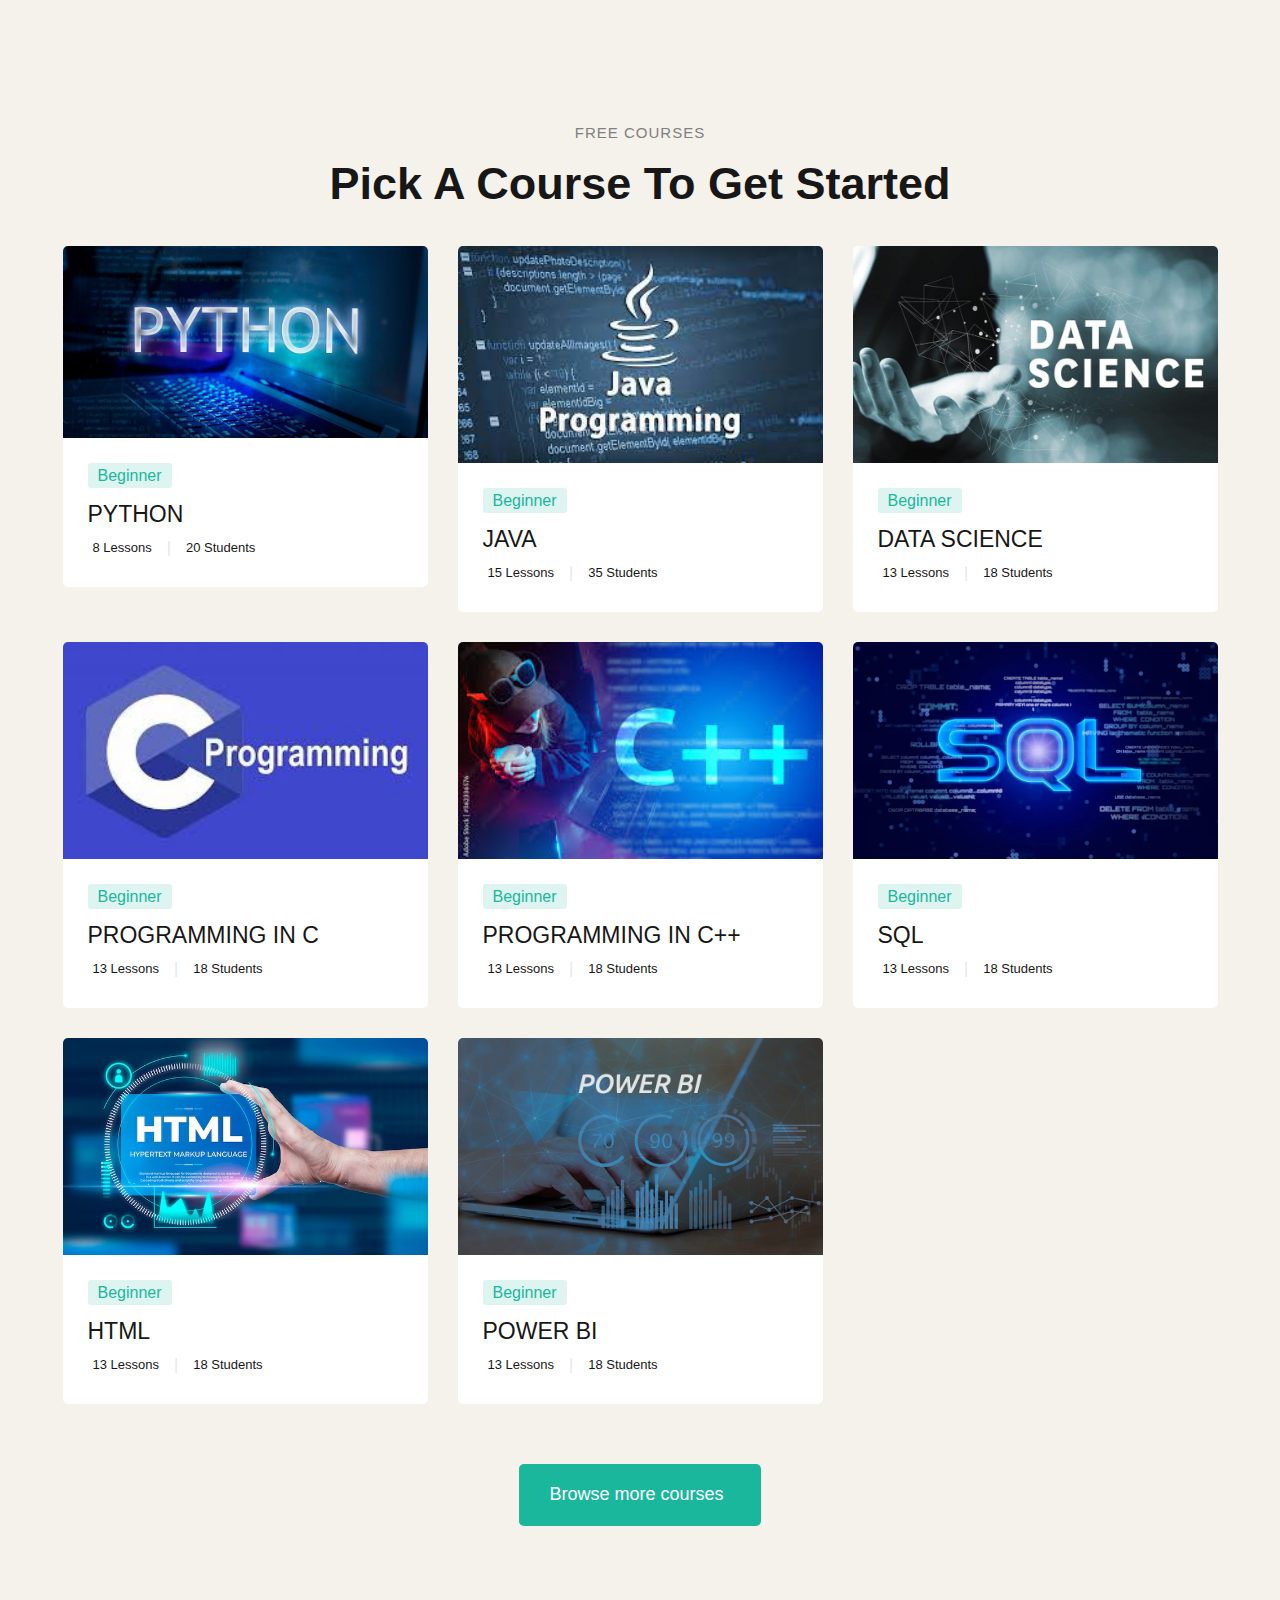
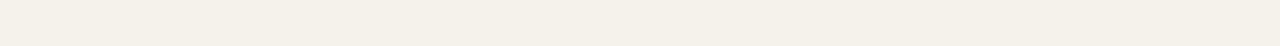
<file: MOHANKUMAR E LEARNING TECH HUB/free courses.html>
<!doctype
<html>
<head>
<link rel="stylesheet" href="free courses.css">
</head>
<body>



    <section class="section course" id="courses" aria-label="course">
        <div class="container">

        <p class="section-subtitle">Free Courses</p>

        <h2 class="h2 section-title">Pick A Course To Get Started</h2>

        <ul class="grid-list">

            <li>
            <div class="course-card">

                <figure class="card-banner img-holder" style="--width: 570; --height: 300;">
                <img src="image/python.jpg" width="370" height="220" loading="lazy"
                    alt="Build Responsive Real- World Websites with HTML and CSS" class="img-cover">
                </figure>

                

                <div class="card-content">

                <span class="badge">Beginner</span>

                <h3 class="h3">
                    <a href="freepython.html" class="card-title">PYTHON</a>
                </h3>
                
                

                

                <ul class="card-meta-list">

                    <li class="card-meta-item">
                    <ion-icon name="library-outline" aria-hidden="true"></ion-icon>

                    <span class="span">8 Lessons</span>
                    </li>

                    <li class="card-meta-item">
                    <ion-icon name="people-outline" aria-hidden="true"></ion-icon>

                    <span class="span">20 Students</span>
                    </li>

                </ul>

                </div>

            </div>
            </li>

            <li>
            <div class="course-card">

                <figure class="card-banner img-holder" style="--width: 370; --height: 220;">
                <img src="image/java.jpeg" width="570" height="220" loading="lazy"
                    alt="Java Programming Masterclass for Software Developers" class="img-cover">
                </figure>

                

                <div class="card-content">

                <span class="badge">Beginner</span>

                <h3 class="h3">
                    <a href="freejava.html" class="card-title">JAVA</a>
                </h3>

                

                

                <ul class="card-meta-list">

                    <li class="card-meta-item">
                    <ion-icon name="library-outline" aria-hidden="true"></ion-icon>

                    <span class="span">15 Lessons</span>
                    </li>

                    <li class="card-meta-item">
                    <ion-icon name="people-outline" aria-hidden="true"></ion-icon>

                    <span class="span">35 Students</span>
                    </li>

                </ul>

                </div>

            </div>
            </li>

            <li>
            <div class="course-card">

                <figure class="card-banner img-holder" style="--width: 370; --height: 220;">
                <img src="image/datasciences.jpg" width="370" height="220" loading="lazy"
                    alt="The Complete Camtasia Course for Content Creators" class="img-cover">
                </figure>

                

                <div class="card-content">

                <span class="badge">Beginner</span>

                <h3 class="h3">
                    <a href="freedatascience.html" class="card-title">DATA SCIENCE</a>
                </h3>

                

               

                <ul class="card-meta-list">

                    <li class="card-meta-item">
                    <ion-icon name="library-outline" aria-hidden="true"></ion-icon>

                    <span class="span">13 Lessons</span>
                    </li>

                    <li class="card-meta-item">
                    <ion-icon name="people-outline" aria-hidden="true"></ion-icon>

                    <span class="span">18 Students</span>
                    </li>

                </ul>

                </div>

            </div>
            </li>


            <li>
                <div class="course-card">
    
                    <figure class="card-banner img-holder" style="--width: 370; --height: 220;">
                    <img src="image/c.jpeg" width="370" height="220" loading="lazy"
                        alt="The Complete Camtasia Course for Content Creators" class="img-cover">
                    </figure>
    
                    
    
                    <div class="card-content">
    
                    <span class="badge">Beginner</span>
    
                    <h3 class="h3">
                        <a href="c.html" class="card-title">PROGRAMMING IN C</a>
                    </h3>
    
                    
    
                    
    
                    <ul class="card-meta-list">
    
                        <li class="card-meta-item">
                        <ion-icon name="library-outline" aria-hidden="true"></ion-icon>
    
                        <span class="span">13 Lessons</span>
                        </li>
    
                        <li class="card-meta-item">
                        <ion-icon name="people-outline" aria-hidden="true"></ion-icon>
    
                        <span class="span">18 Students</span>
                        </li>
    
                    </ul>

                    <li>
                        <div class="course-card">
            
                            <figure class="card-banner img-holder" style="--width: 370; --height: 220;">
                            <img src="image/c++.jpeg" width="370" height="220" loading="lazy"
                                alt="The Complete Camtasia Course for Content Creators" class="img-cover">
                            </figure>
            
                            
            
                            <div class="card-content">
            
                            <span class="badge">Beginner</span>
            
                            <h3 class="h3">
                                <a href="c++.html" class="card-title">PROGRAMMING IN C++</a>
                            </h3>
            
                            
            
                            
            
                            <ul class="card-meta-list">
            
                                <li class="card-meta-item">
                                <ion-icon name="library-outline" aria-hidden="true"></ion-icon>
            
                                <span class="span">13 Lessons</span>
                                </li>
            
                                <li class="card-meta-item">
                                <ion-icon name="people-outline" aria-hidden="true"></ion-icon>
            
                                <span class="span">18 Students</span>
                                </li>
            
                            </ul>
            
                            </div>
            
                        </div>
                        </li>

                        <li>
                            <div class="course-card">
                
                                <figure class="card-banner img-holder" style="--width: 370; --height: 220;">
                                <img src="image/sql.jpg" width="370" height="220" loading="lazy"
                                    alt="The Complete Camtasia Course for Content Creators" class="img-cover">
                                </figure>
                
                                
                
                                <div class="card-content">
                
                                <span class="badge">Beginner</span>
                
                                <h3 class="h3">
                                    <a href="sql learning.html" class="card-title">SQL</a>
                                </h3>
                
                                
                
                                
                
                                <ul class="card-meta-list">
                
                                    <li class="card-meta-item">
                                    <ion-icon name="library-outline" aria-hidden="true"></ion-icon>
                
                                    <span class="span">13 Lessons</span>
                                    </li>
                
                                    <li class="card-meta-item">
                                    <ion-icon name="people-outline" aria-hidden="true"></ion-icon>
                
                                    <span class="span">18 Students</span>
                                    </li>
                
                                </ul>
                
                                </div>
                
                            </div>
                            </li>

                            <li>
                                <div class="course-card">
                    
                                    <figure class="card-banner img-holder" style="--width: 370; --height: 220;">
                                    <img src="image/HTML.avif" width="370" height="220" loading="lazy"
                                        alt="The Complete Camtasia Course for Content Creators" class="img-cover">
                                    </figure>
                    
                                    
                    
                                    <div class="card-content">
                    
                                    <span class="badge">Beginner</span>
                    
                                    <h3 class="h3">
                                        <a href="htmllearn.html" class="card-title">HTML</a>
                                    </h3>
                    
                                    
                    
                    
                                    <ul class="card-meta-list">
                    
                                        <li class="card-meta-item">
                                        <ion-icon name="library-outline" aria-hidden="true"></ion-icon>
                    
                                        <span class="span">13 Lessons</span>
                                        </li>
                    
                                        <li class="card-meta-item">
                                        <ion-icon name="people-outline" aria-hidden="true"></ion-icon>
                    
                                        <span class="span">18 Students</span>
                                        </li>
                    
                                    </ul>
                    
                                    </div>
                    
                                </div>
                                </li>


                                <li>
                                    <div class="course-card">
                        
                                        <figure class="card-banner img-holder" style="--width: 370; --height: 220;">
                                        <img src="image/POWER-BI.png" width="370" height="220" loading="lazy"
                                            alt="The Complete Camtasia Course for Content Creators" class="img-cover">
                                        </figure>
                        
                                        
                        
                                        <div class="card-content">
                        
                                        <span class="badge">Beginner</span>
                        
                                        <h3 class="h3">
                                            <a href="powerbi.html" class="card-title">POWER BI</a>
                                        </h3>
                        
                                        <ul class="card-meta-list">
                        
                                            <li class="card-meta-item">
                                            <ion-icon name="library-outline" aria-hidden="true"></ion-icon>
                        
                                            <span class="span">13 Lessons</span>
                                            </li>
                        
                                            <li class="card-meta-item">
                                            <ion-icon name="people-outline" aria-hidden="true"></ion-icon>
                        
                                            <span class="span">18 Students</span>
                                            </li>
                        
                                        </ul>
                        
                                        </div>
                        
                                    </div>
                                    </li>


            
    
                    </div>
    
                </div>
            </li>

                
        
    

        </ul>

        <a href="#" class="btn has-before">
            <span class="span">Browse more courses</span>

            <ion-icon name="arrow-forward-outline" aria-hidden="true"></ion-icon>
        </a>

        </div>
    </section>
</body>
</html>
</file>
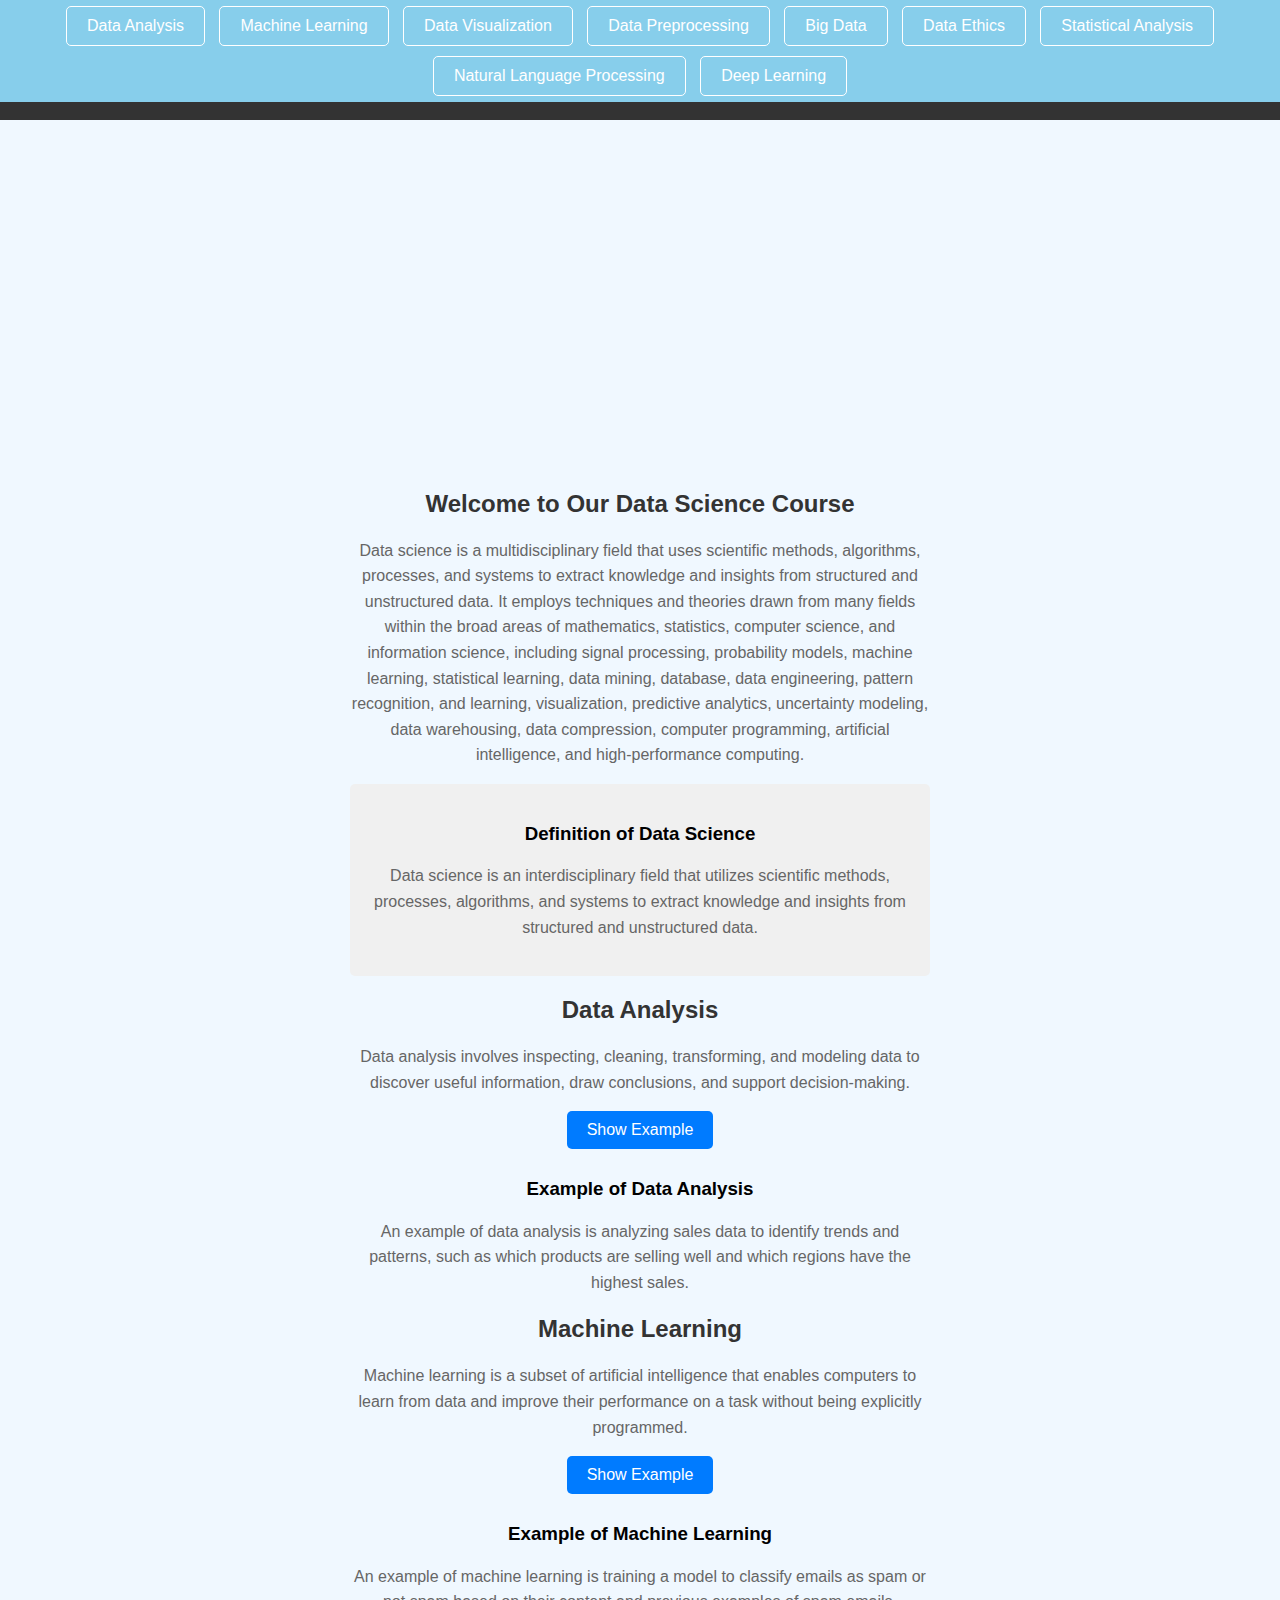
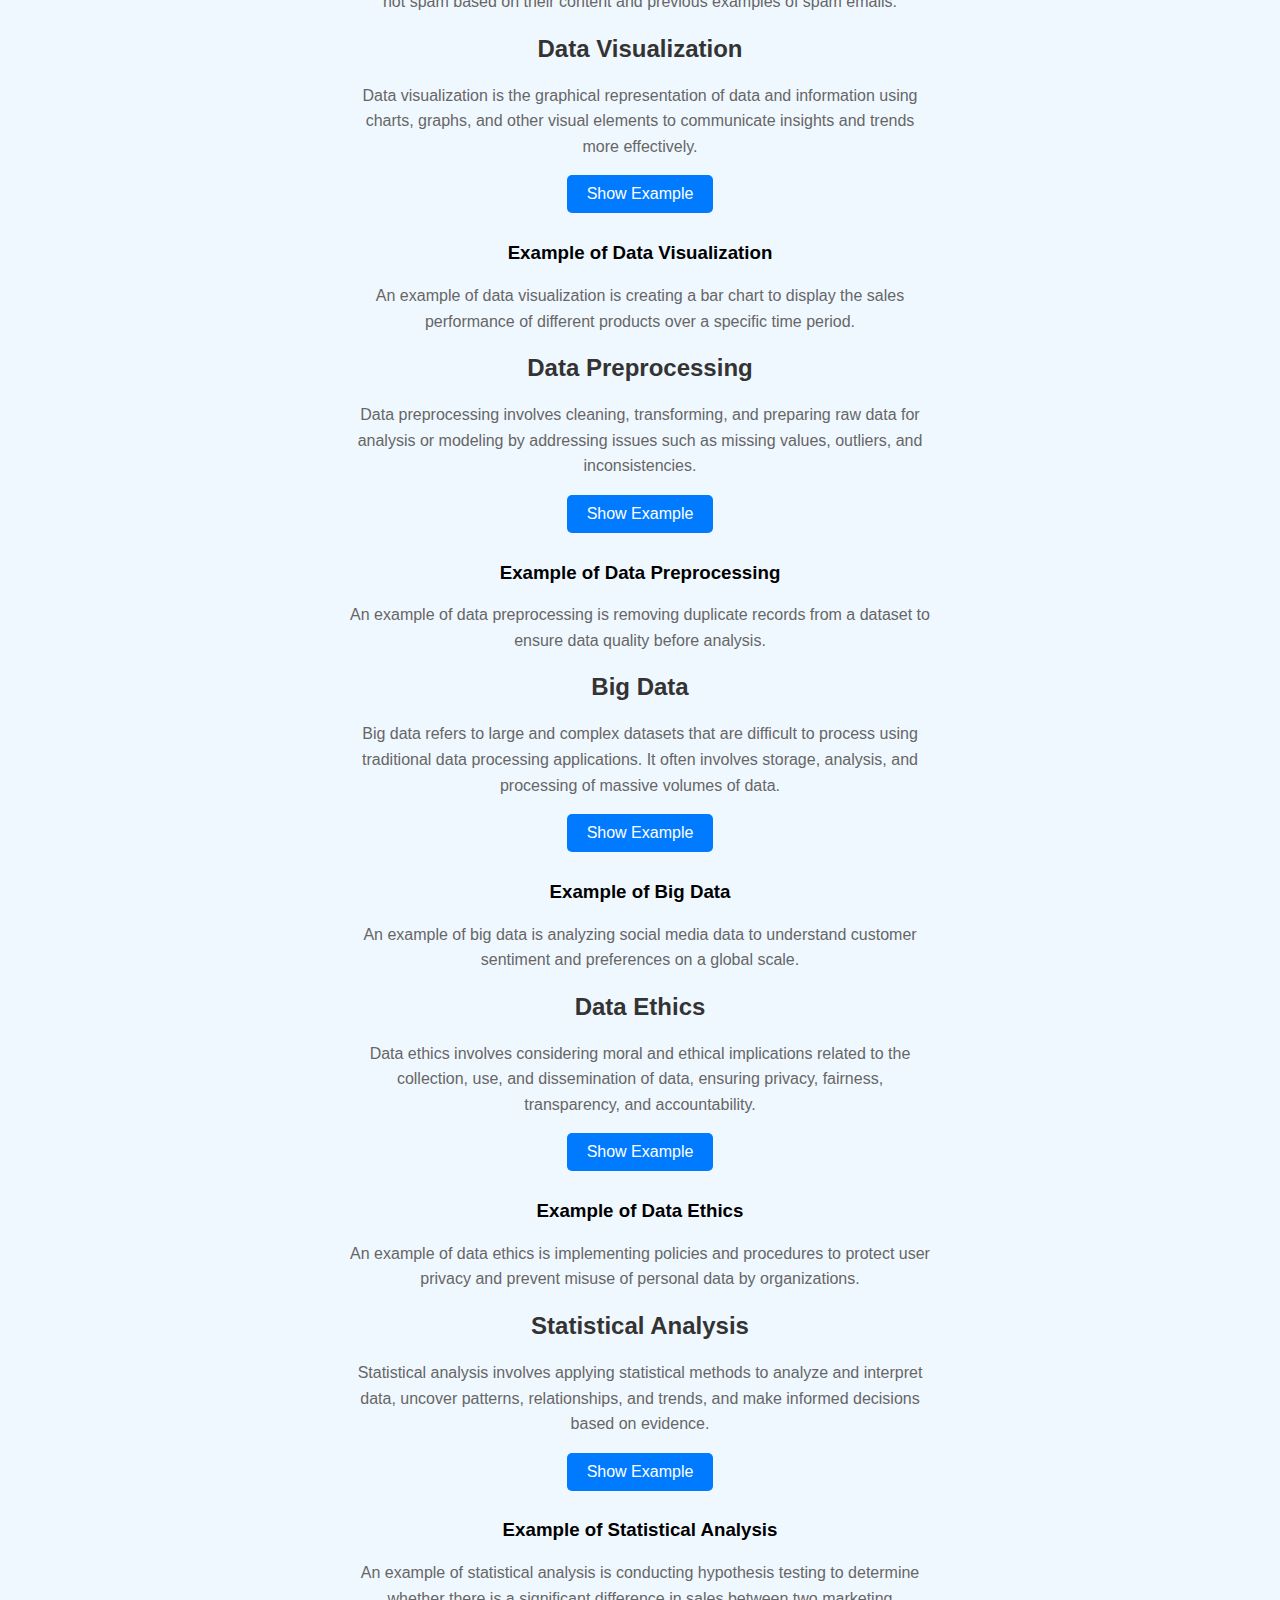
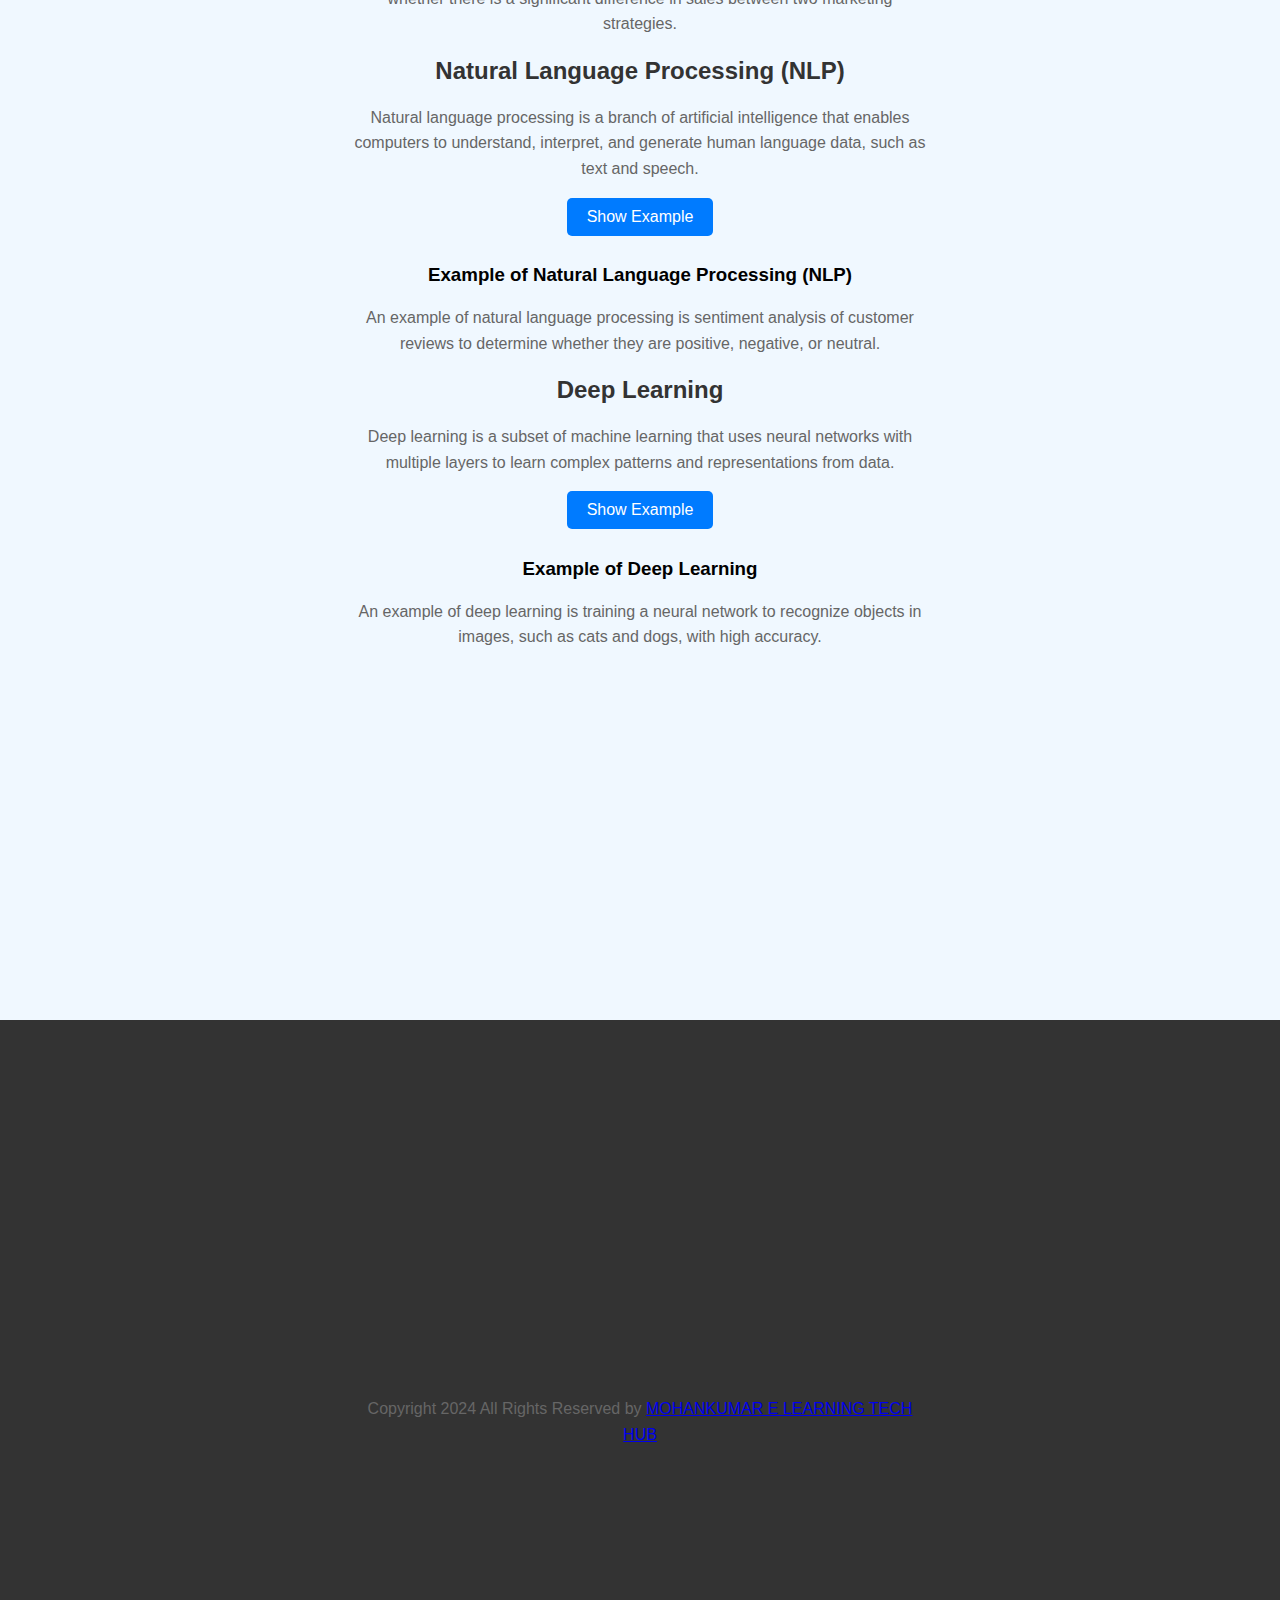
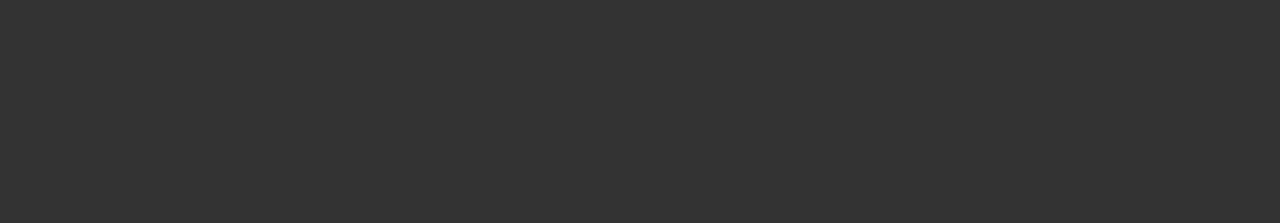
<file: MOHANKUMAR E LEARNING TECH HUB/freedatascience.html>
<!DOCTYPE html>
<html lang="en">
<head>
    <meta charset="UTF-8">
    <meta name="viewport" content="width=device-width, initial-scale=1.0">
    <title>Data Science Course</title>
    <link rel="stylesheet" href="mohan.css">
    <!-- Header section -->
    <header>
        <h1>Data Science Course</h1>
    </header>
    <!-- Navigation section -->
    <nav>
        <a href="#dataAnalysis">Data Analysis</a>
        <a href="#machineLearning">Machine Learning</a>
        <a href="#dataVisualization">Data Visualization</a>
        <a href="#dataPreprocessing">Data Preprocessing</a>
        <a href="#bigData">Big Data</a>
        <a href="#dataEthics">Data Ethics</a>
        <a href="#statisticalAnalysis">Statistical Analysis</a>
        <a href="#nlp">Natural Language Processing</a>
        <a href="#deepLearning">Deep Learning</a>
    </nav>
        <!-- Main content section -->
    <div class="container">
        <h2>Welcome to Our Data Science Course</h2>
        <!-- Introduction to Data Science -->
        <p>
            Data science is a multidisciplinary field that uses scientific methods, algorithms, processes, and systems to extract knowledge and insights from structured and unstructured data. It employs techniques and theories drawn from many fields within the broad areas of mathematics, statistics, computer science, and information science, including signal processing, probability models, machine learning, statistical learning, data mining, database, data engineering, pattern recognition, and learning, visualization, predictive analytics, uncertainty modeling, data warehousing, data compression, computer programming, artificial intelligence, and high-performance computing.
        </p>
        <!-- Definition of Data Science -->
        <div class="definition">
            <h3>Definition of Data Science</h3>
            <p>
                Data science is an interdisciplinary field that utilizes scientific methods, processes, algorithms, and systems to extract knowledge and insights from structured and unstructured data.
            </p>
        </div>
        <!-- Data Analysis section -->
        <h2>Data Analysis</h2>
        <p>
            Data analysis involves inspecting, cleaning, transforming, and modeling data to discover useful information, draw conclusions, and support decision-making.
        </p>
        <button onclick="showExample('dataAnalysis')">Show Example</button>
        <div id="dataAnalysisExample" class="example">
            <h3>Example of Data Analysis</h3>
            <p>
                An example of data analysis is analyzing sales data to identify trends and patterns, such as which products are selling well and which regions have the highest sales.
            </p>
        </div>
        <!-- Machine Learning section -->
        <h2>Machine Learning</h2>
        <p>
            Machine learning is a subset of artificial intelligence that enables computers to learn from data and improve their performance on a task without being explicitly programmed.
        </p>
        <button onclick="showExample('machineLearning')">Show Example</button>
        <div id="machineLearningExample" class="example">
            <h3>Example of Machine Learning</h3>
            <p>
                An example of machine learning is training a model to classify emails as spam or not spam based on their content and previous examples of spam emails.
            </p>
        </div>
        <!-- Data Visualization section -->
        <h2>Data Visualization</h2>
        <p>
            Data visualization is the graphical representation of data and information using charts, graphs, and other visual elements to communicate insights and trends more effectively.
        </p>
        <button onclick="showExample('dataVisualization')">Show Example</button>
        <div id="dataVisualizationExample" class="example">
            <h3>Example of Data Visualization</h3>
            <p>
                An example of data visualization is creating a bar chart to display the sales performance of different products over a specific time period.
            </p>
        </div>
        <!-- Data Preprocessing section -->
        <h2>Data Preprocessing</h2>
        <p>
            Data preprocessing involves cleaning, transforming, and preparing raw data for analysis or modeling by addressing issues such as missing values, outliers, and inconsistencies.
        </p>
        <button onclick="showExample('dataPreprocessing')">Show Example</button>
        <div id="dataPreprocessingExample" class="example">
            <h3>Example of Data Preprocessing</h3>
            <p>
                An example of data preprocessing is removing duplicate records from a dataset to ensure data quality before analysis.
            </p>
        </div>
        <!-- Big Data section -->
        <h2>Big Data</h2>
        <p>
            Big data refers to large and complex datasets that are difficult to process using traditional data processing applications. It often involves storage, analysis, and processing of massive volumes of data.
        </p>
        <button onclick="showExample('bigData')">Show Example</button>
        <div id="bigDataExample" class="example">
            <h3>Example of Big Data</h3>
            <p>
                An example of big data is analyzing social media data to understand customer sentiment and preferences on a global scale.
            </p>
        </div>
        <!-- Data Ethics section -->
        <h2>Data Ethics</h2>
        <p>
            Data ethics involves considering moral and ethical implications related to the collection, use, and dissemination of data, ensuring privacy, fairness, transparency, and accountability.
        </p>
        <button onclick="showExample('dataEthics')">Show Example</button>
        <div id="dataEthicsExample" class="example">
            <h3>Example of Data Ethics</h3>
            <p>
                An example of data ethics is implementing policies and procedures to protect user privacy and prevent misuse of personal data by organizations.
            </p>
        </div>
        <!-- Statistical Analysis section -->
        <h2>Statistical Analysis</h2>
        <p>
            Statistical analysis involves applying statistical methods to analyze and interpret data, uncover patterns, relationships, and trends, and make informed decisions based on evidence.
        </p>
        <button onclick="showExample('statisticalAnalysis')">Show Example</button>
        <div id="statisticalAnalysisExample" class="example">
            <h3>Example of Statistical Analysis</h3>
            <p>
                An example of statistical analysis is conducting hypothesis testing to determine whether there is a significant difference in sales between two marketing strategies.
            </p>
        </div>
        <!-- Natural Language Processing section -->
        <h2>Natural Language Processing (NLP)</h2>
        <p>
            Natural language processing is a branch of artificial intelligence that enables computers to understand, interpret, and generate human language data, such as text and speech.
        </p>
        <button onclick="showExample('nlp')">Show Example</button>
        <div id="nlpExample" class="example">
            <h3>Example of Natural Language Processing (NLP)</h3>
            <p>
                An example of natural language processing is sentiment analysis of customer reviews to determine whether they are positive, negative, or neutral.
            </p>
        </div>
        <!-- Deep Learning section -->
        <h2>Deep Learning</h2>
        <p>
            Deep learning is a subset of machine learning that uses neural networks with multiple layers to learn complex patterns and representations from data.
        </p>
        <button onclick="showExample('deepLearning')">Show Example</button>
        <div id="deepLearningExample" class="example">
            <h3>Example of Deep Learning</h3>
            <p>
                An example of deep learning is training a neural network to recognize objects in images, such as cats and dogs, with high accuracy.
            </p>
        </div>
    </div>
    <!-- Footer section -->
    <!-- JavaScript function to toggle visibility of examples -->
    <script>
        function showExample(id) {
            var example = document.getElementById(id + 'Example');
            if (example.style.display === 'none') {
                example.style.display = 'block';
            } else {
                example.style.display = 'none';
            }
        }
    </script>
    <footer>
        <div class="footer-bottom">
            <div class="container">
      
              <p class="copyright">
                Copyright 2024 All Rights Reserved by <a href="#" class="copyright-link">MOHANKUMAR E LEARNING TECH HUB</a>
              </p>
      
            </div>
          </div>
    
  </footer>
</body>
</html>
</file>
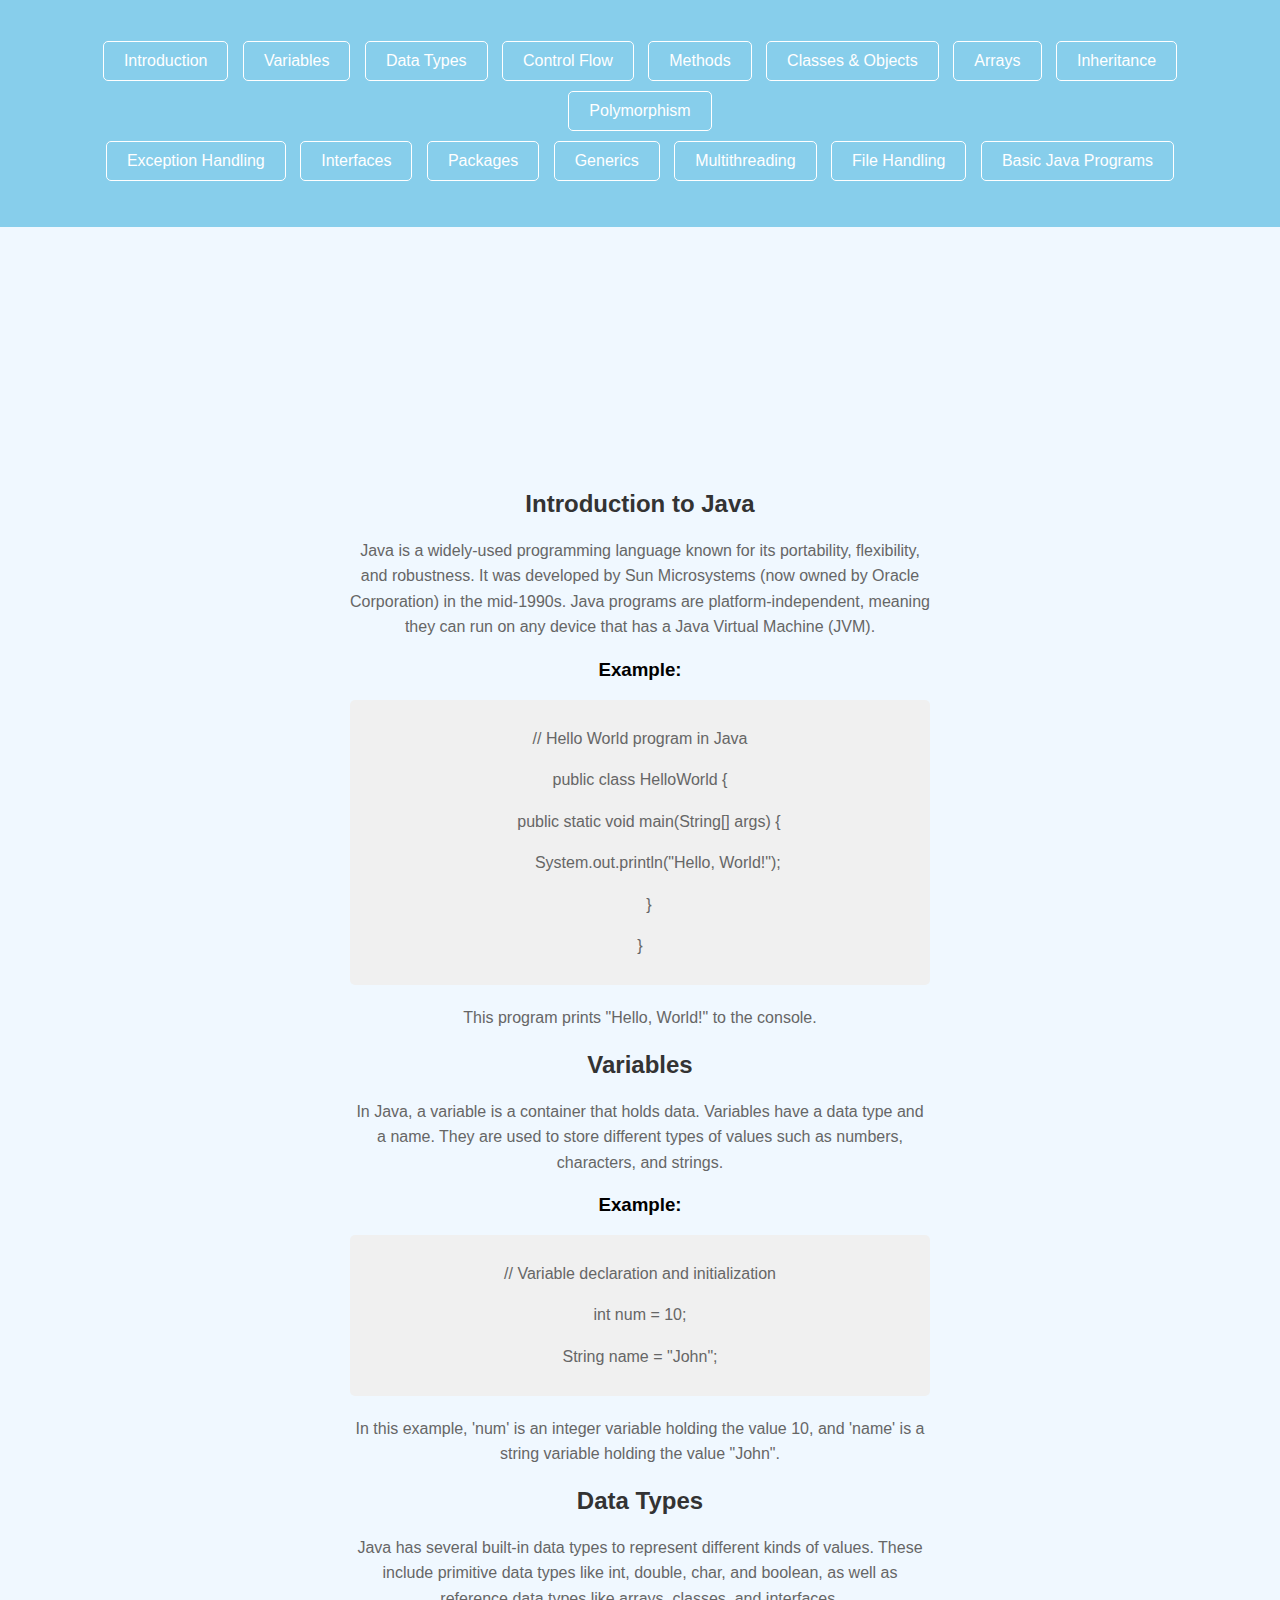
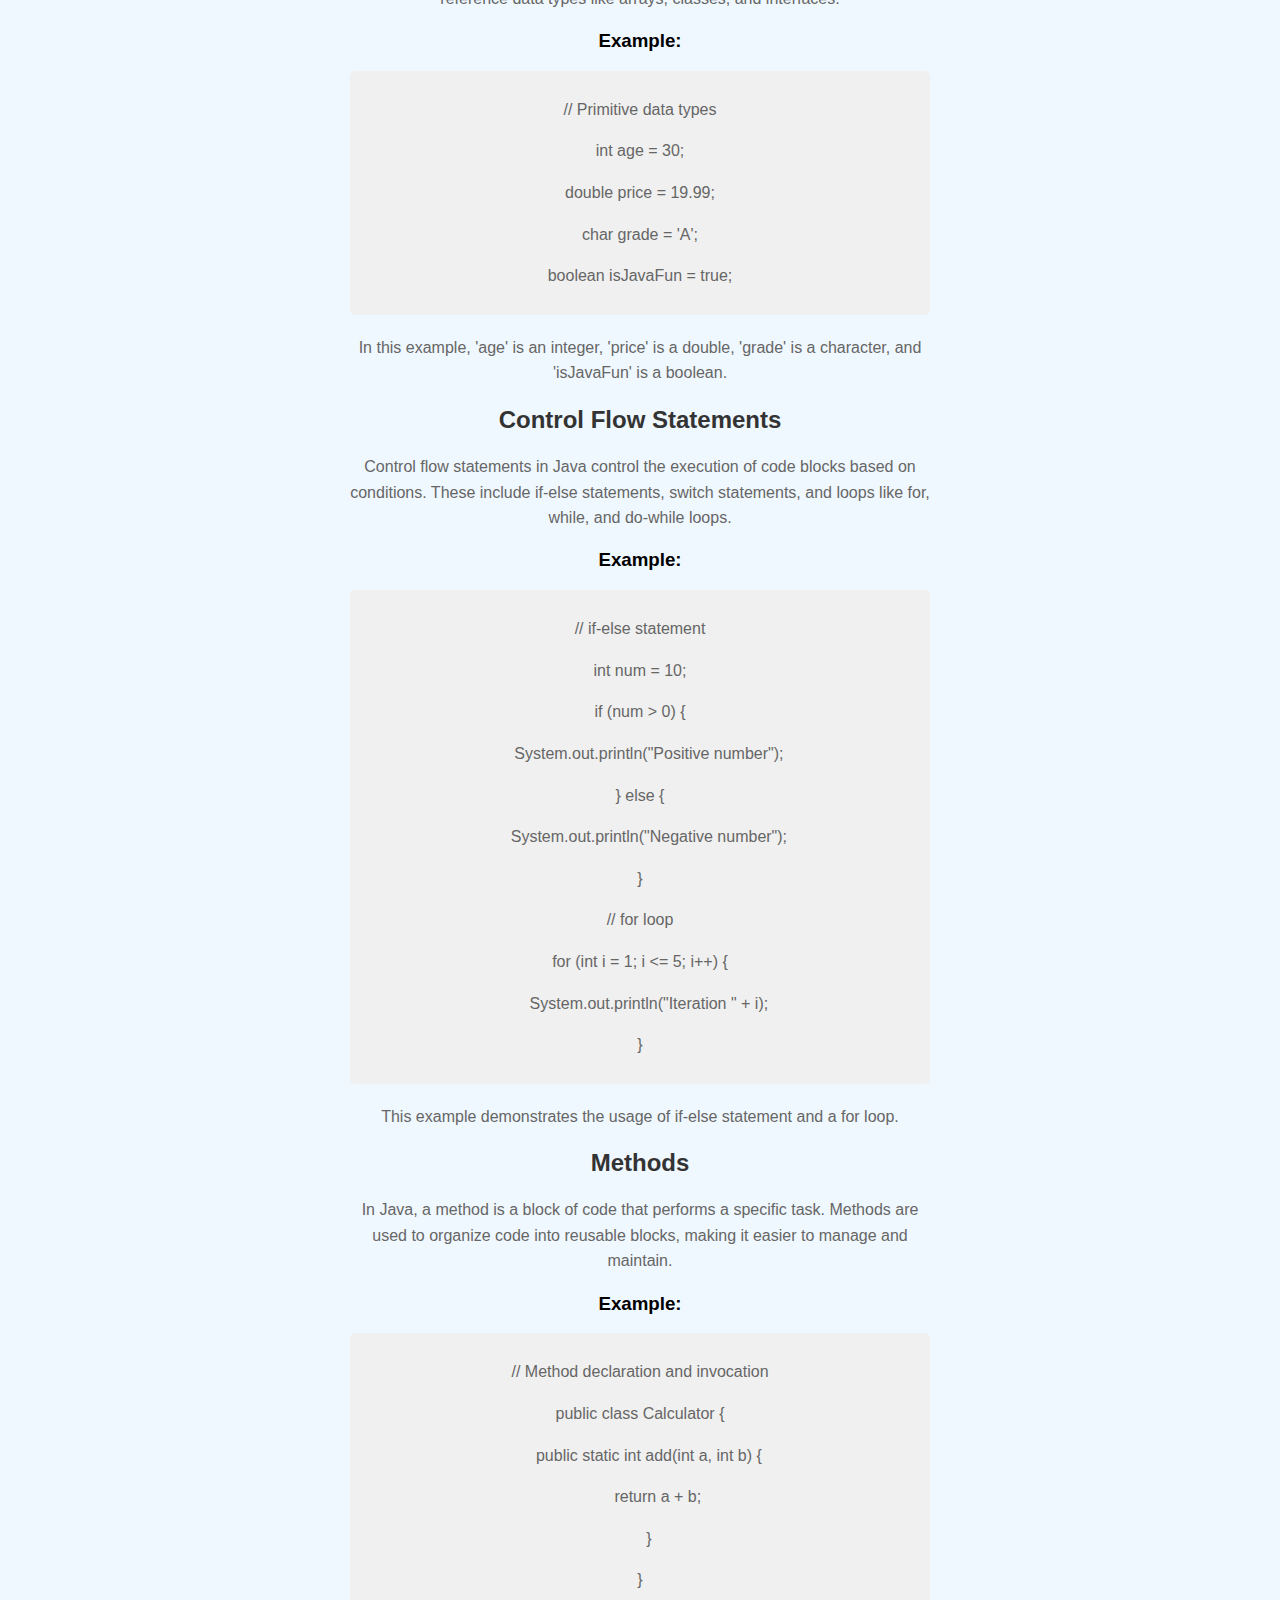
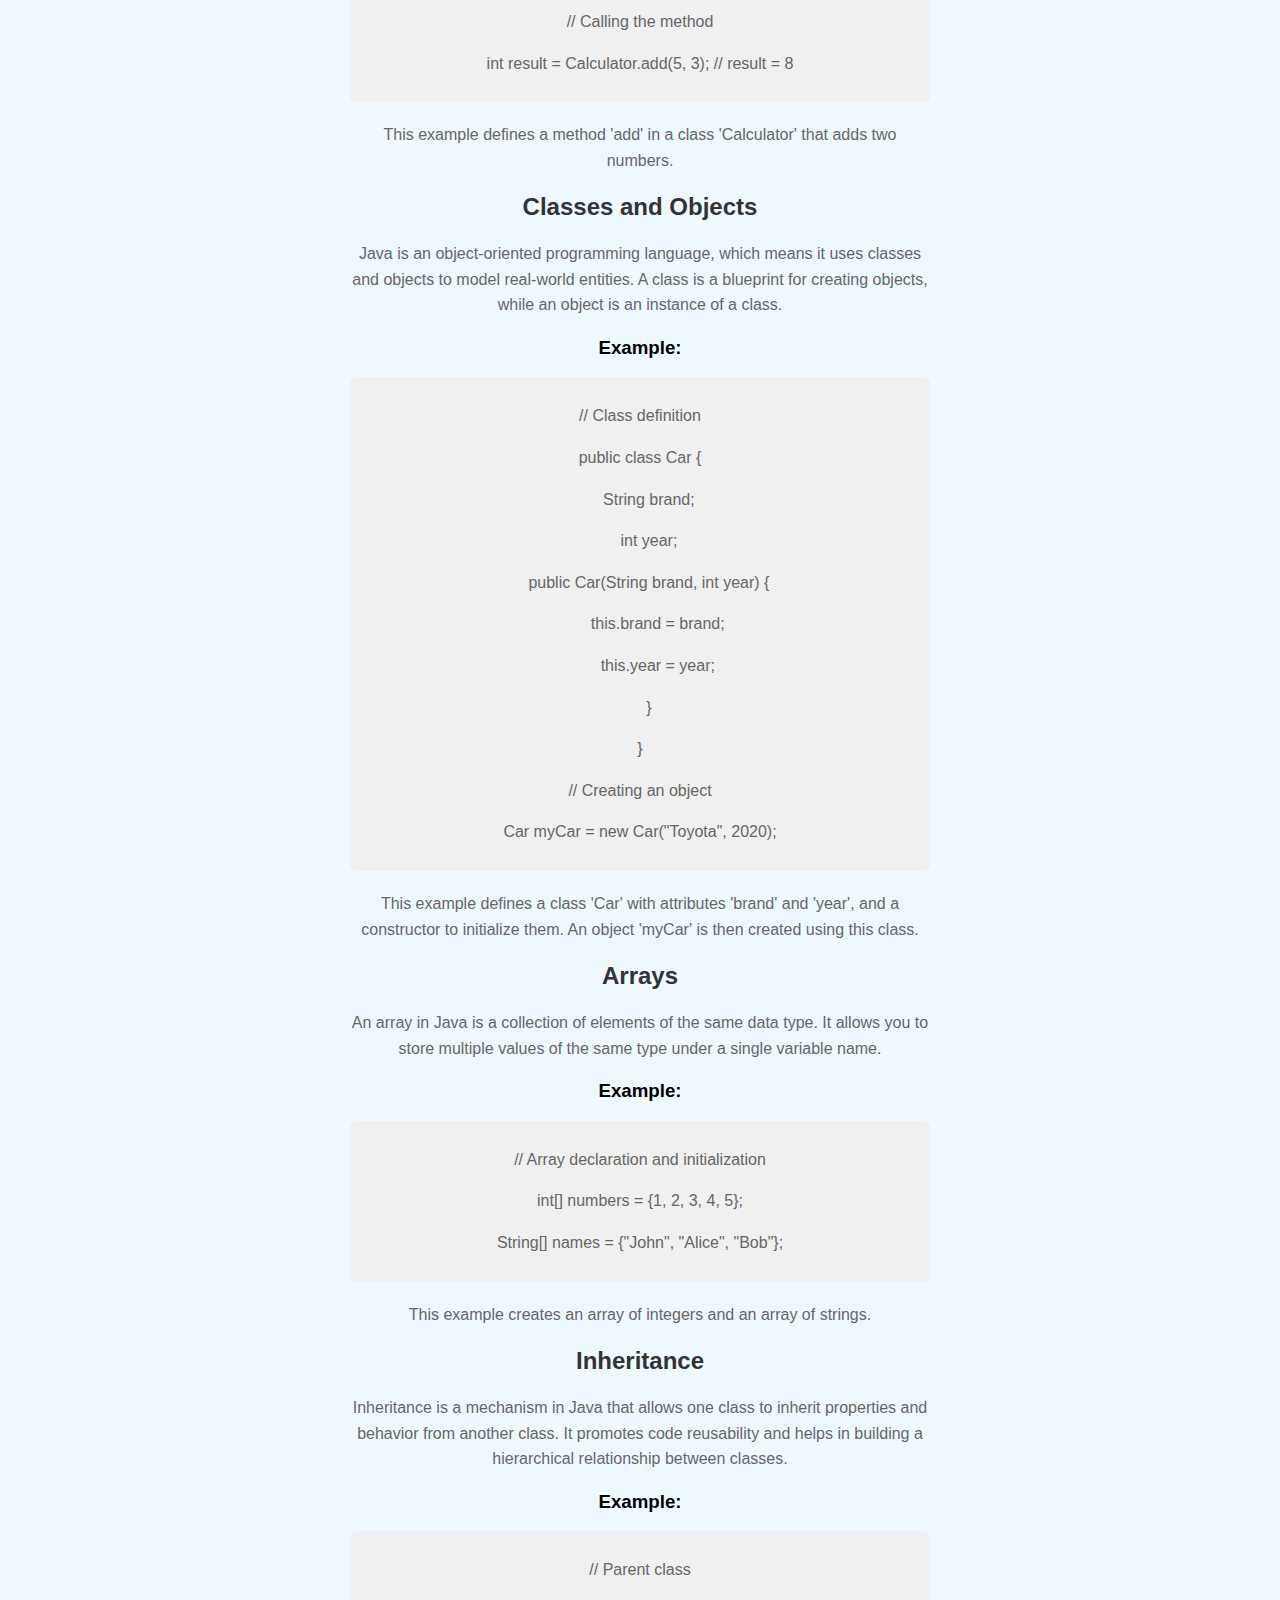
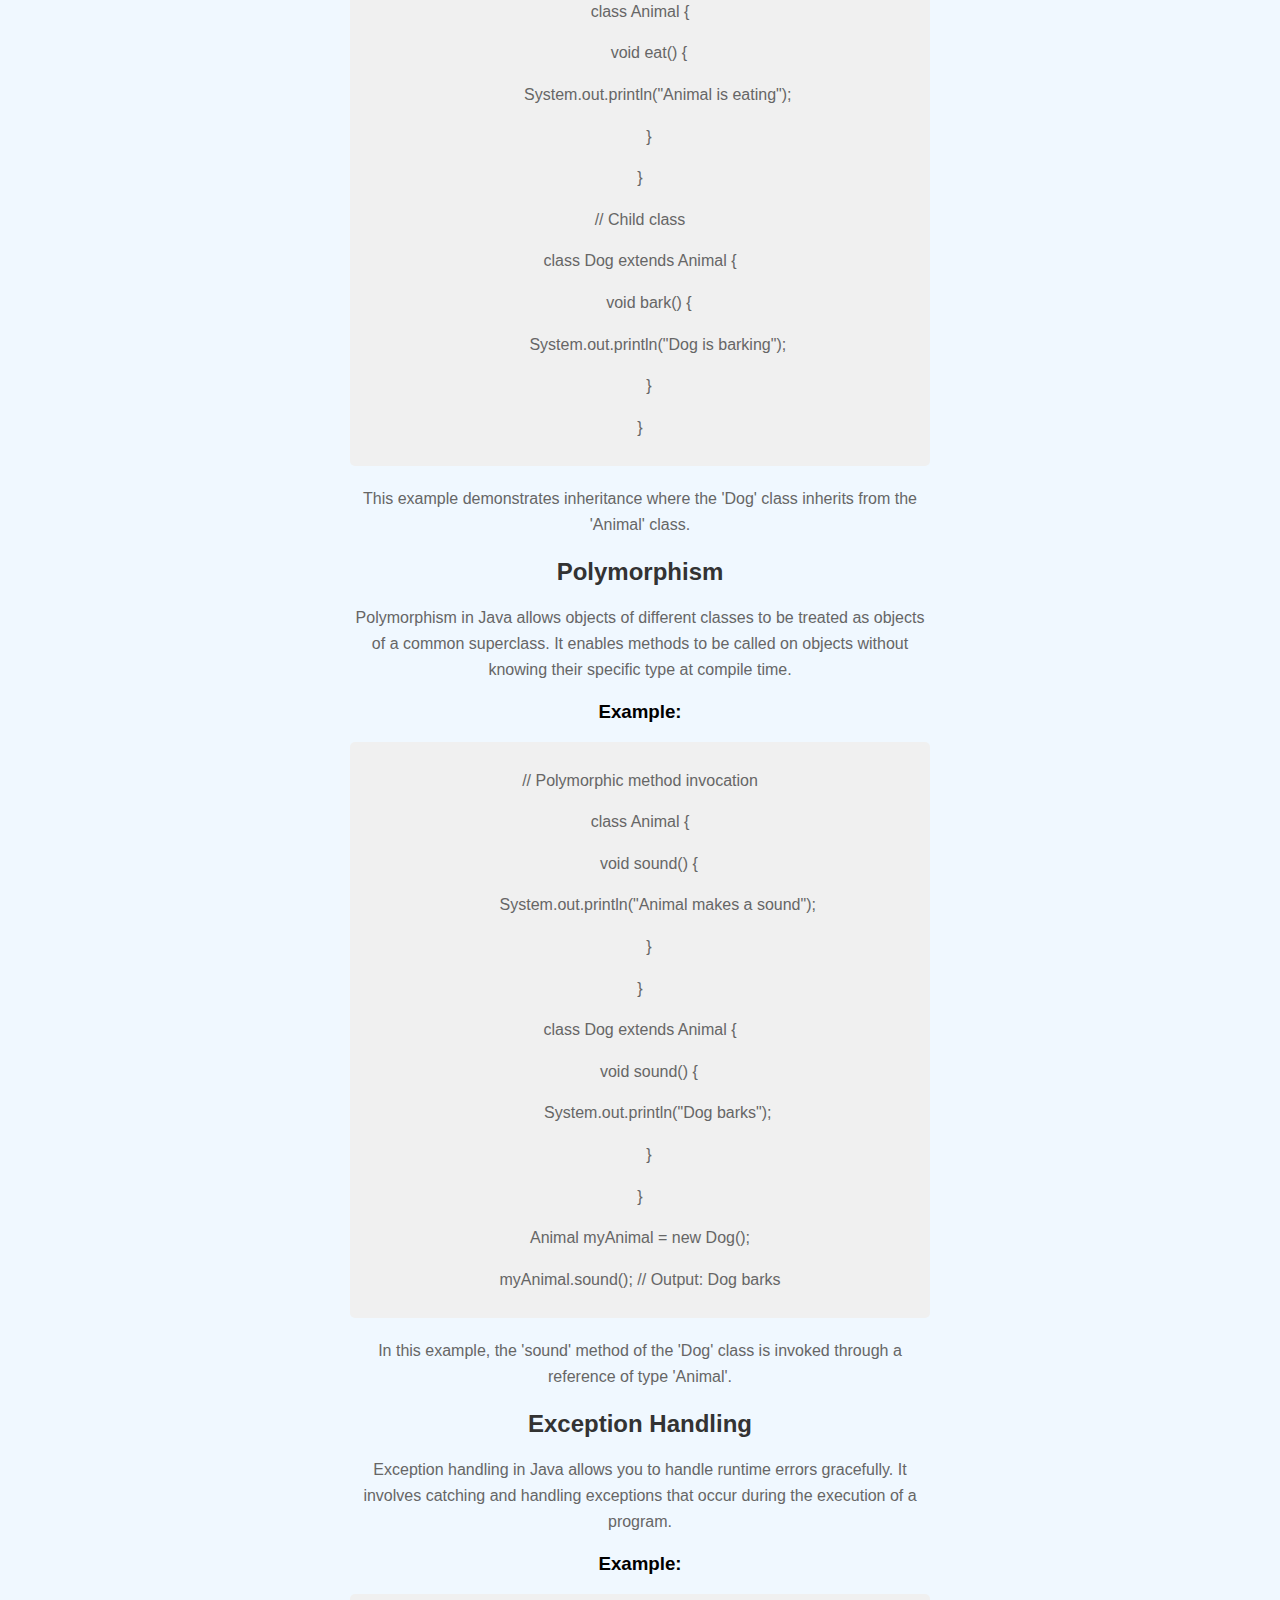
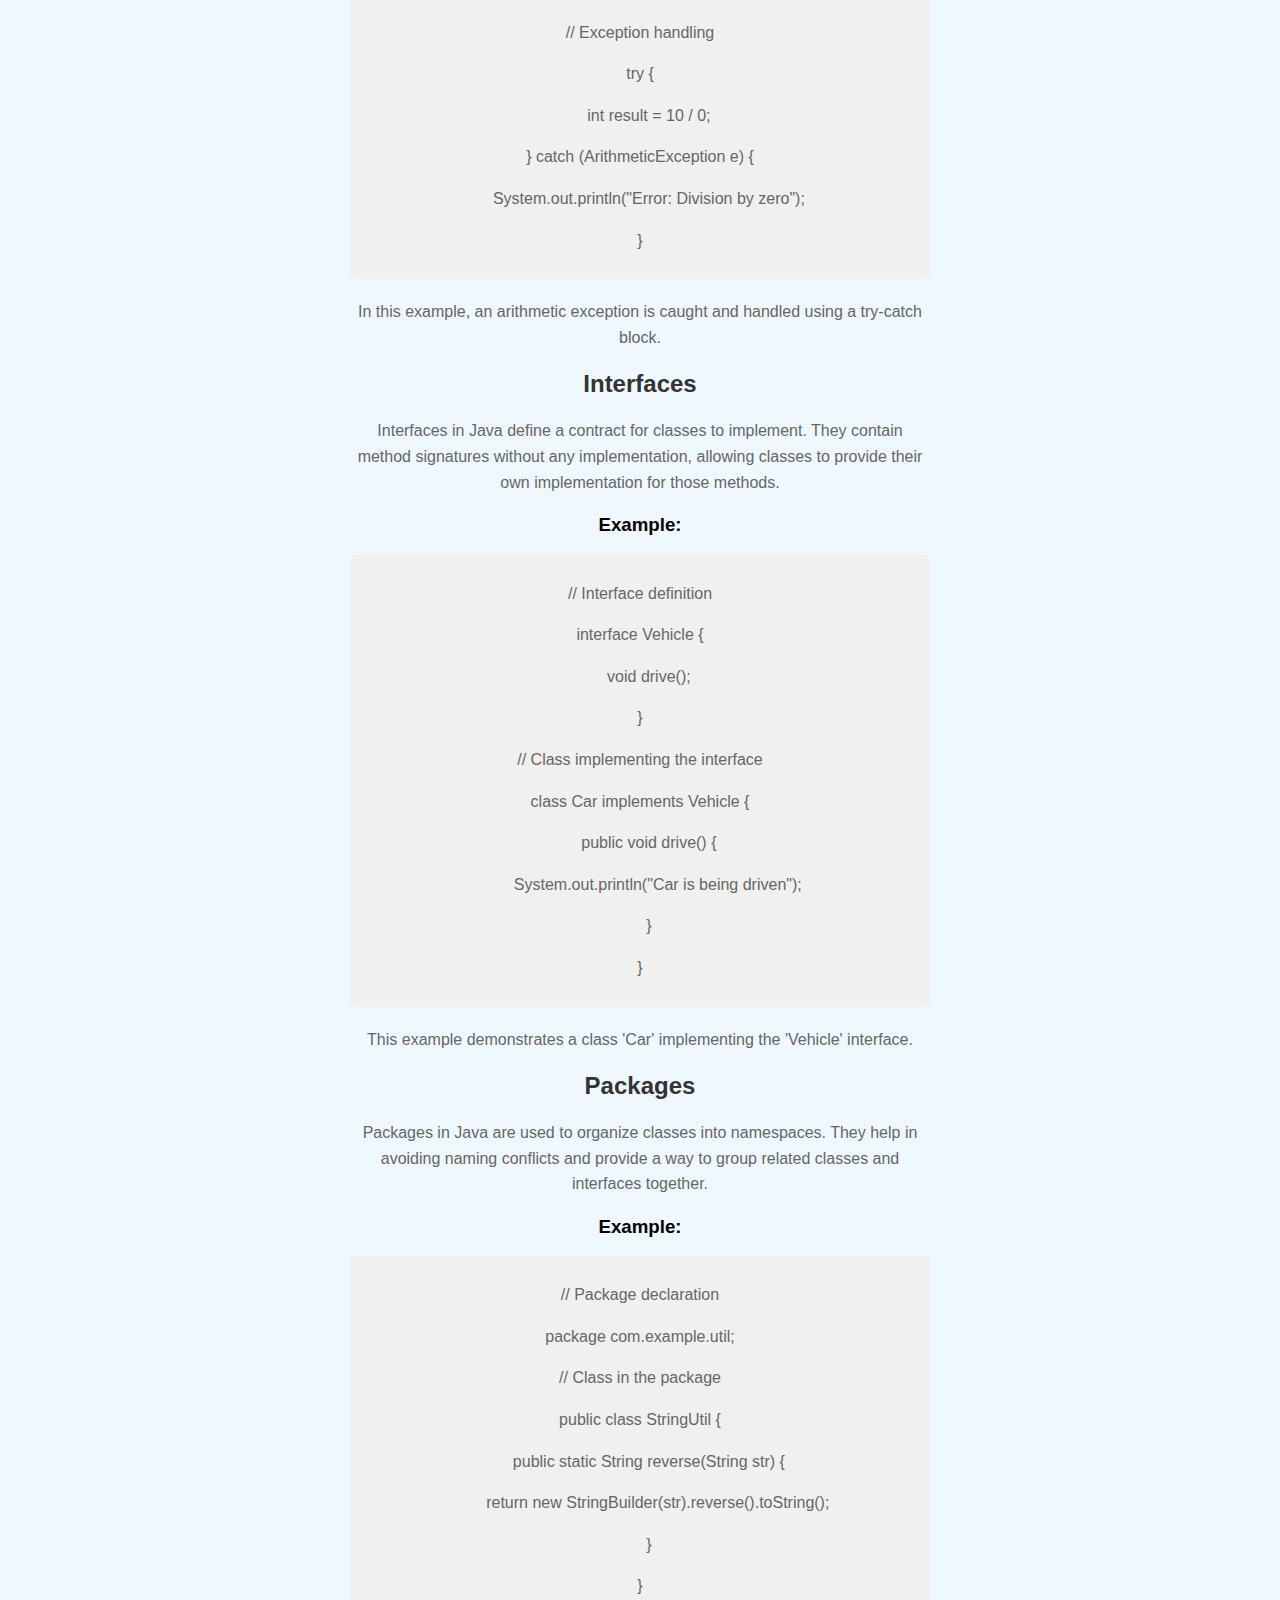
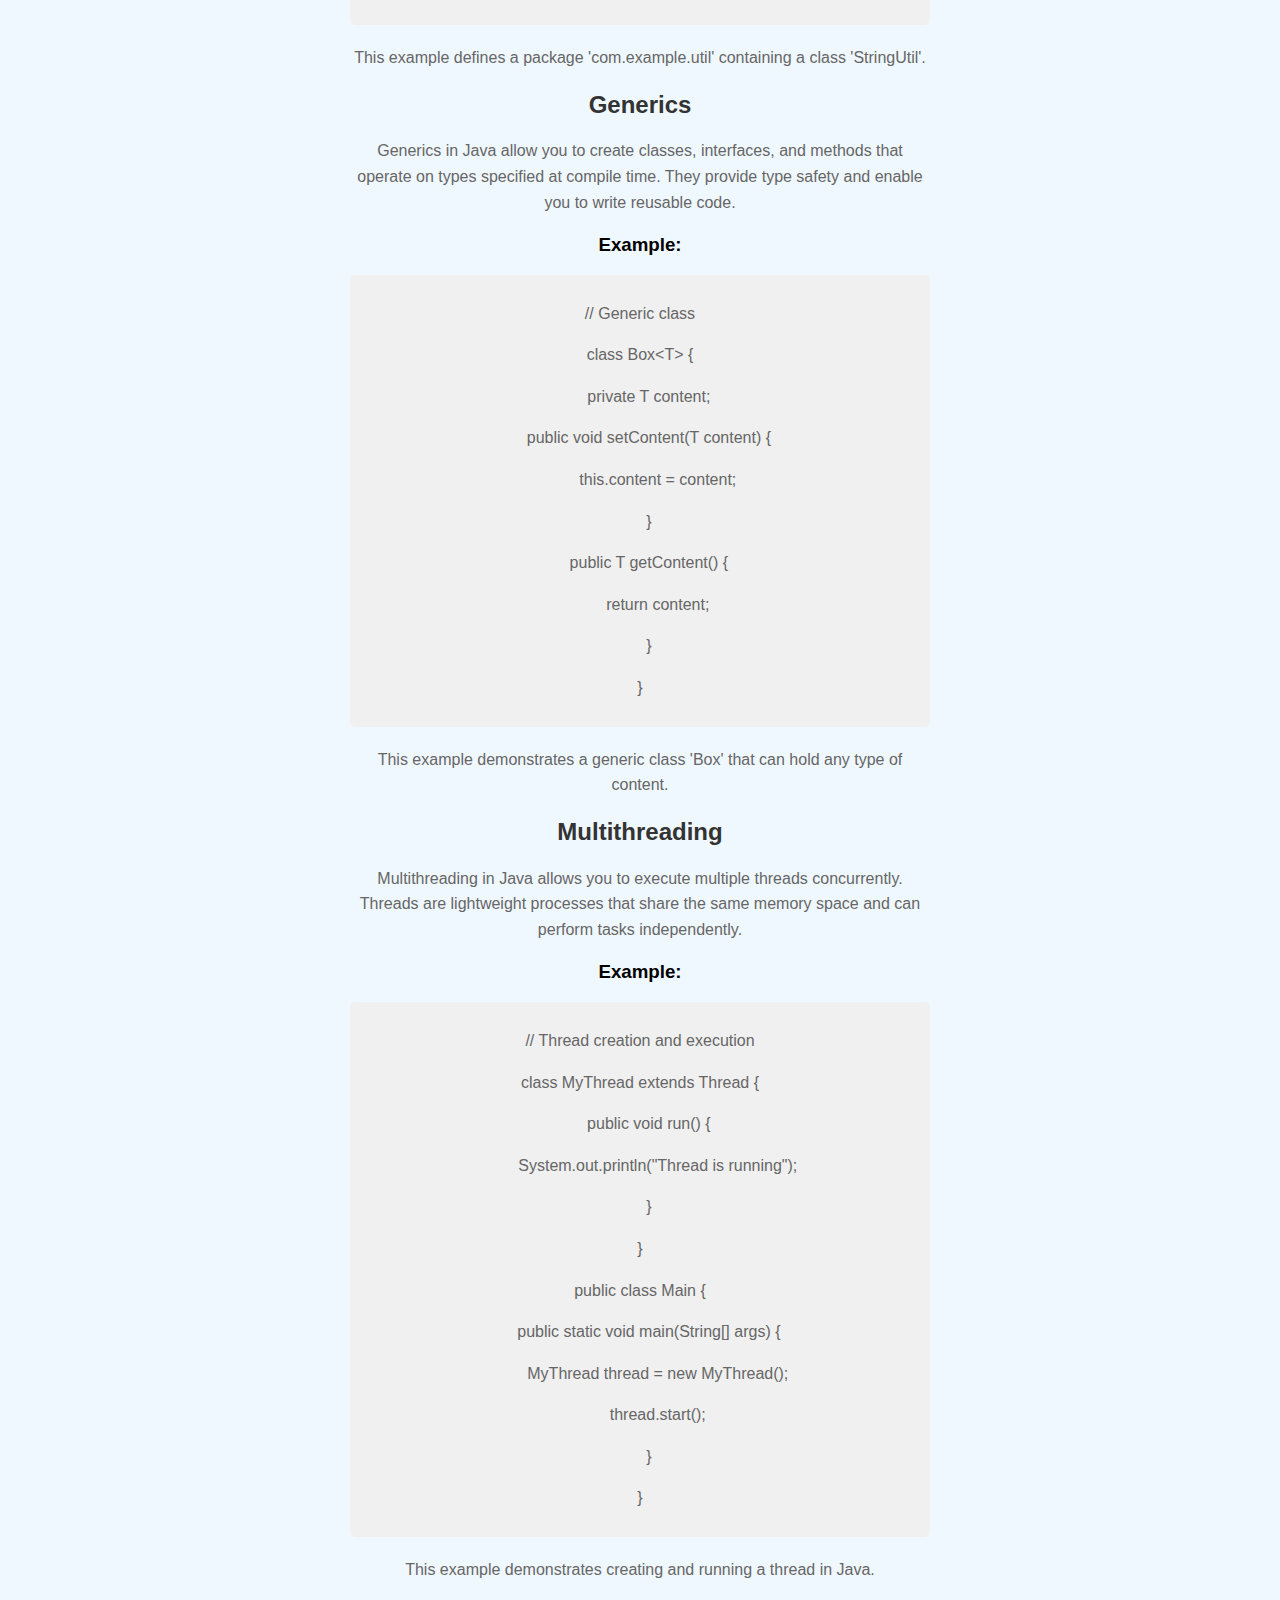
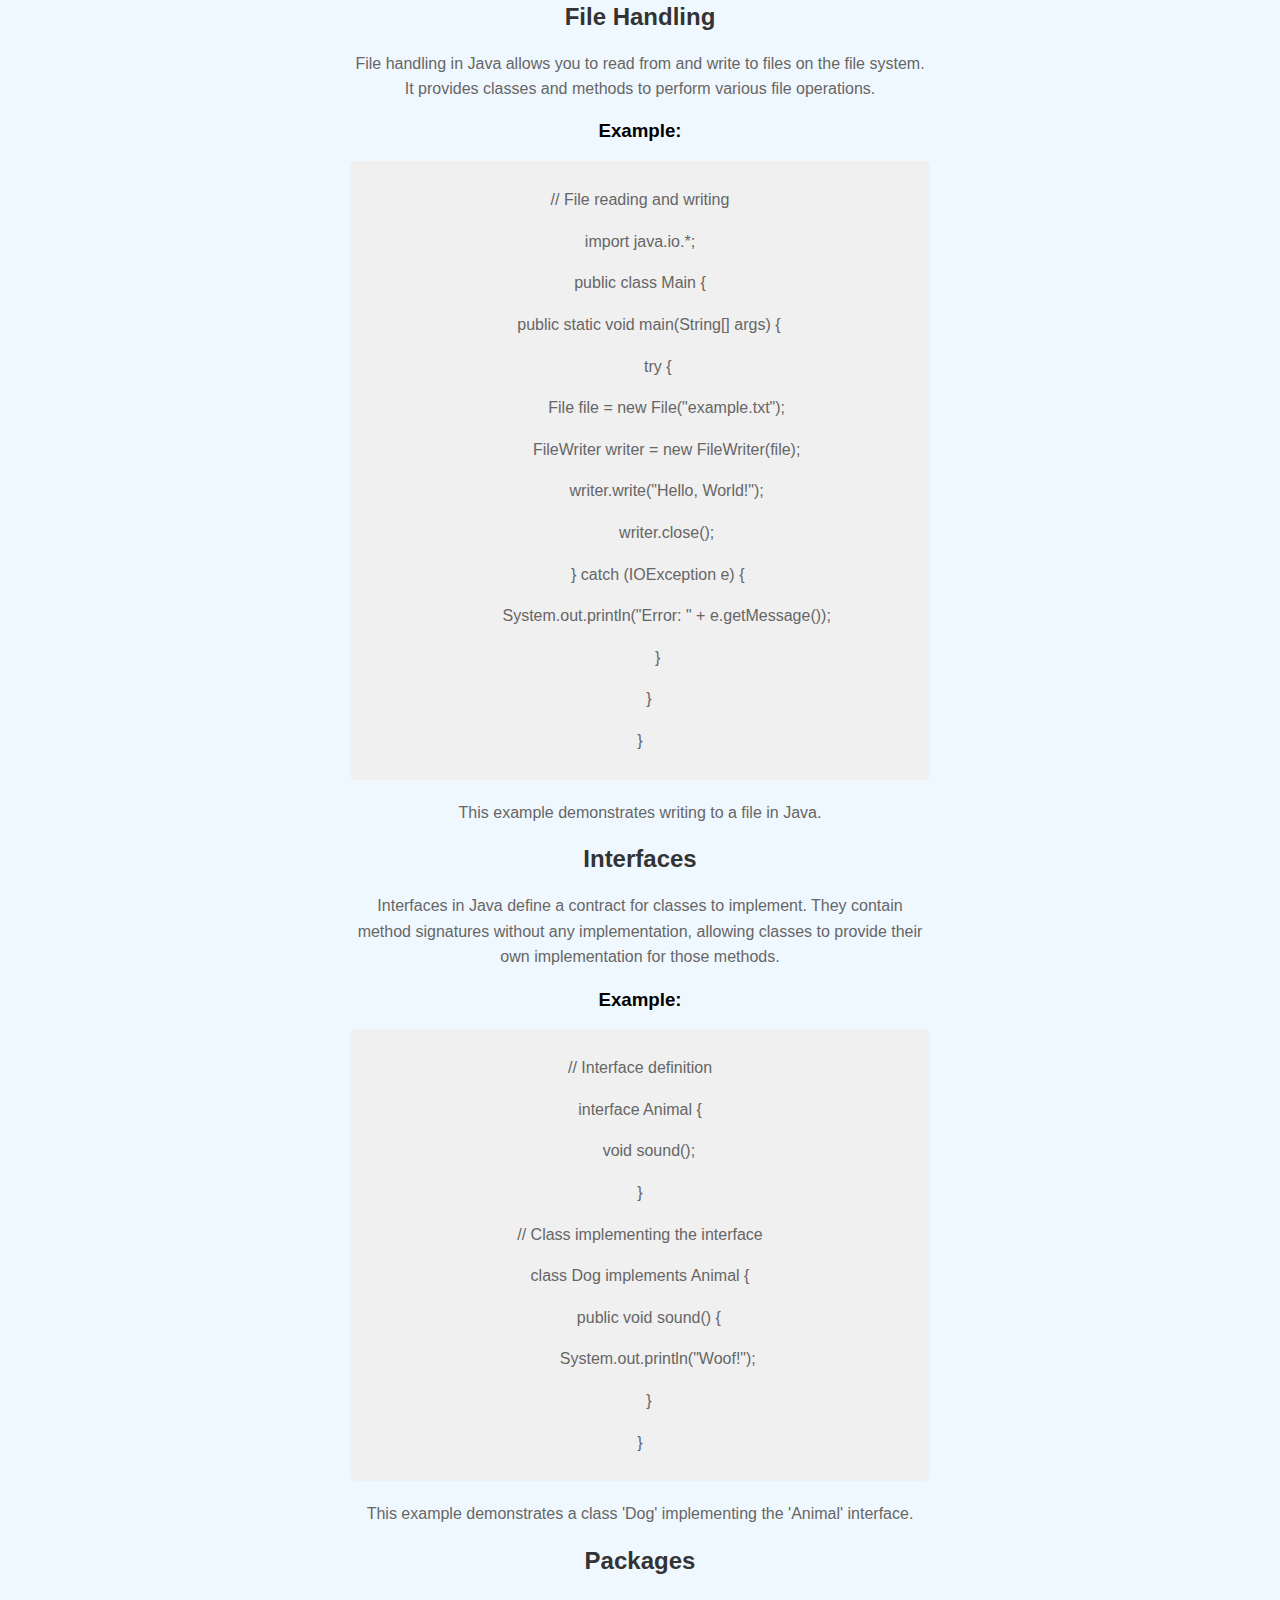
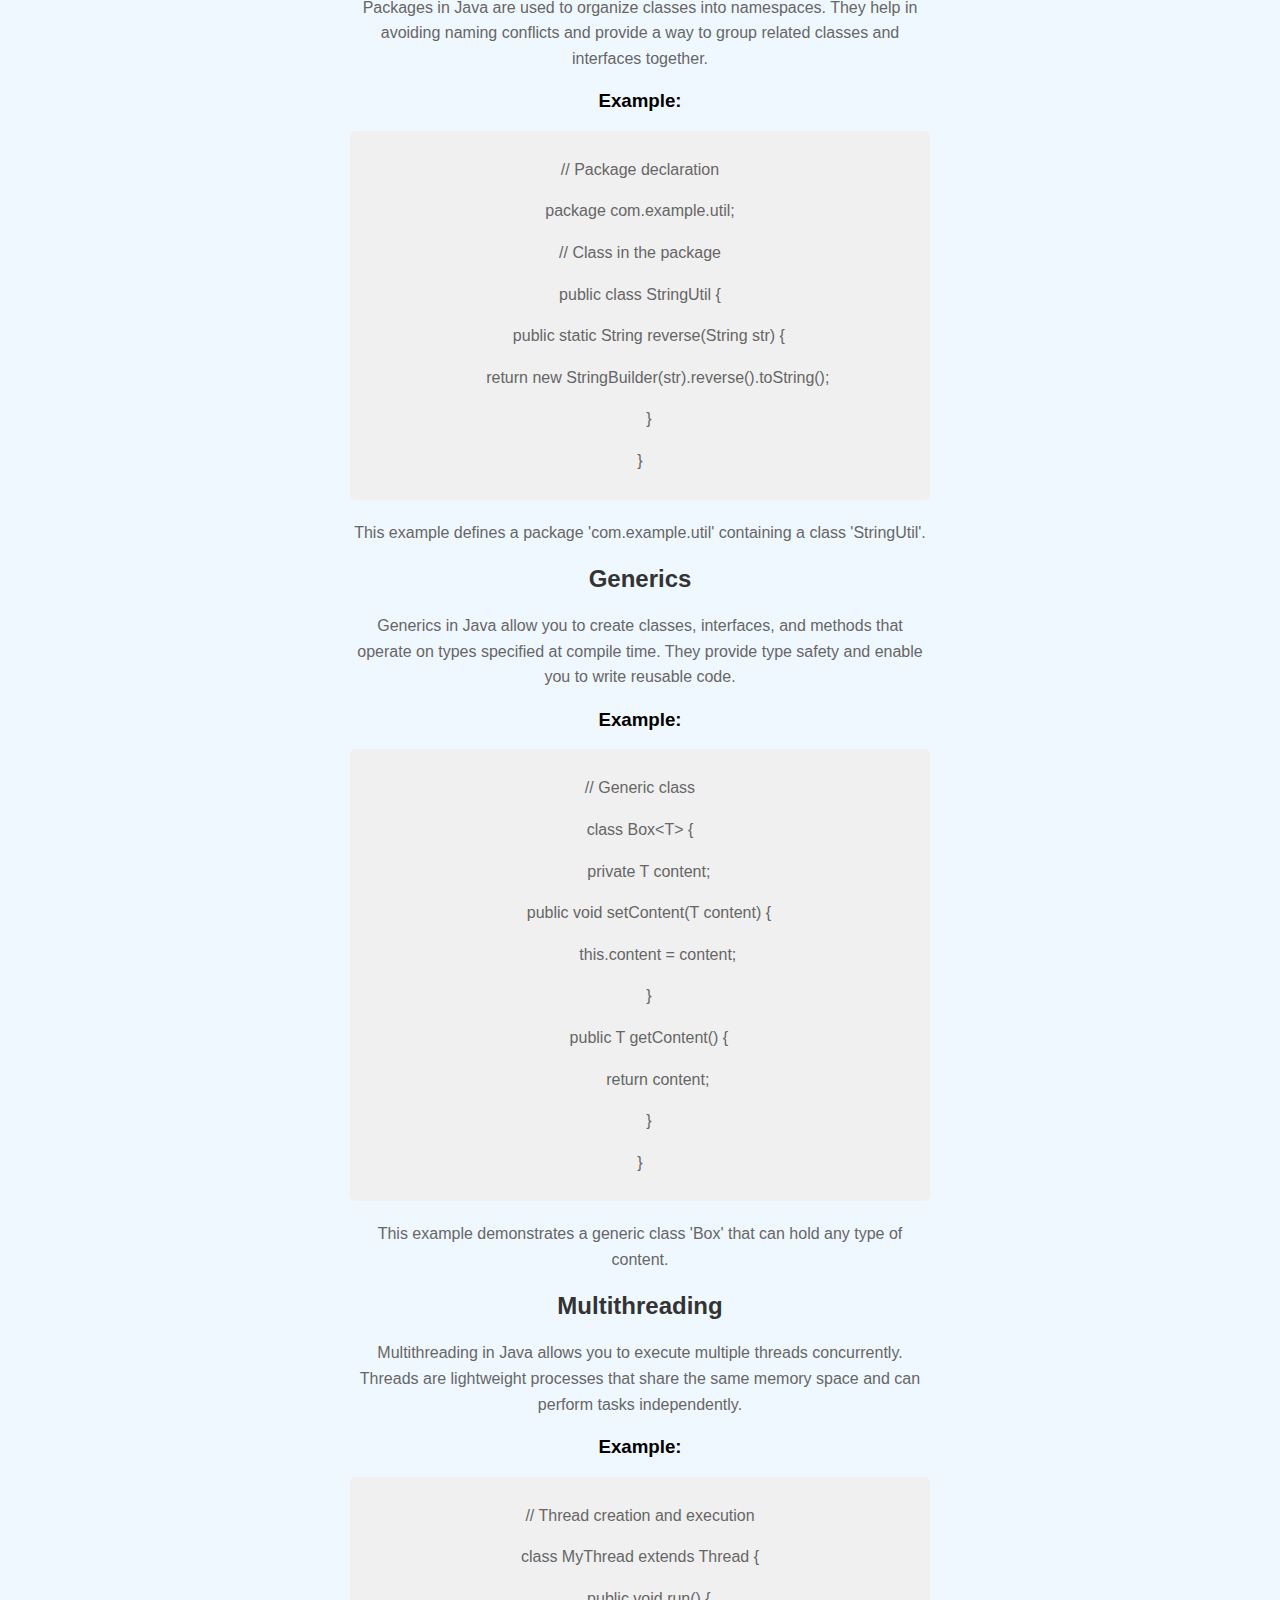
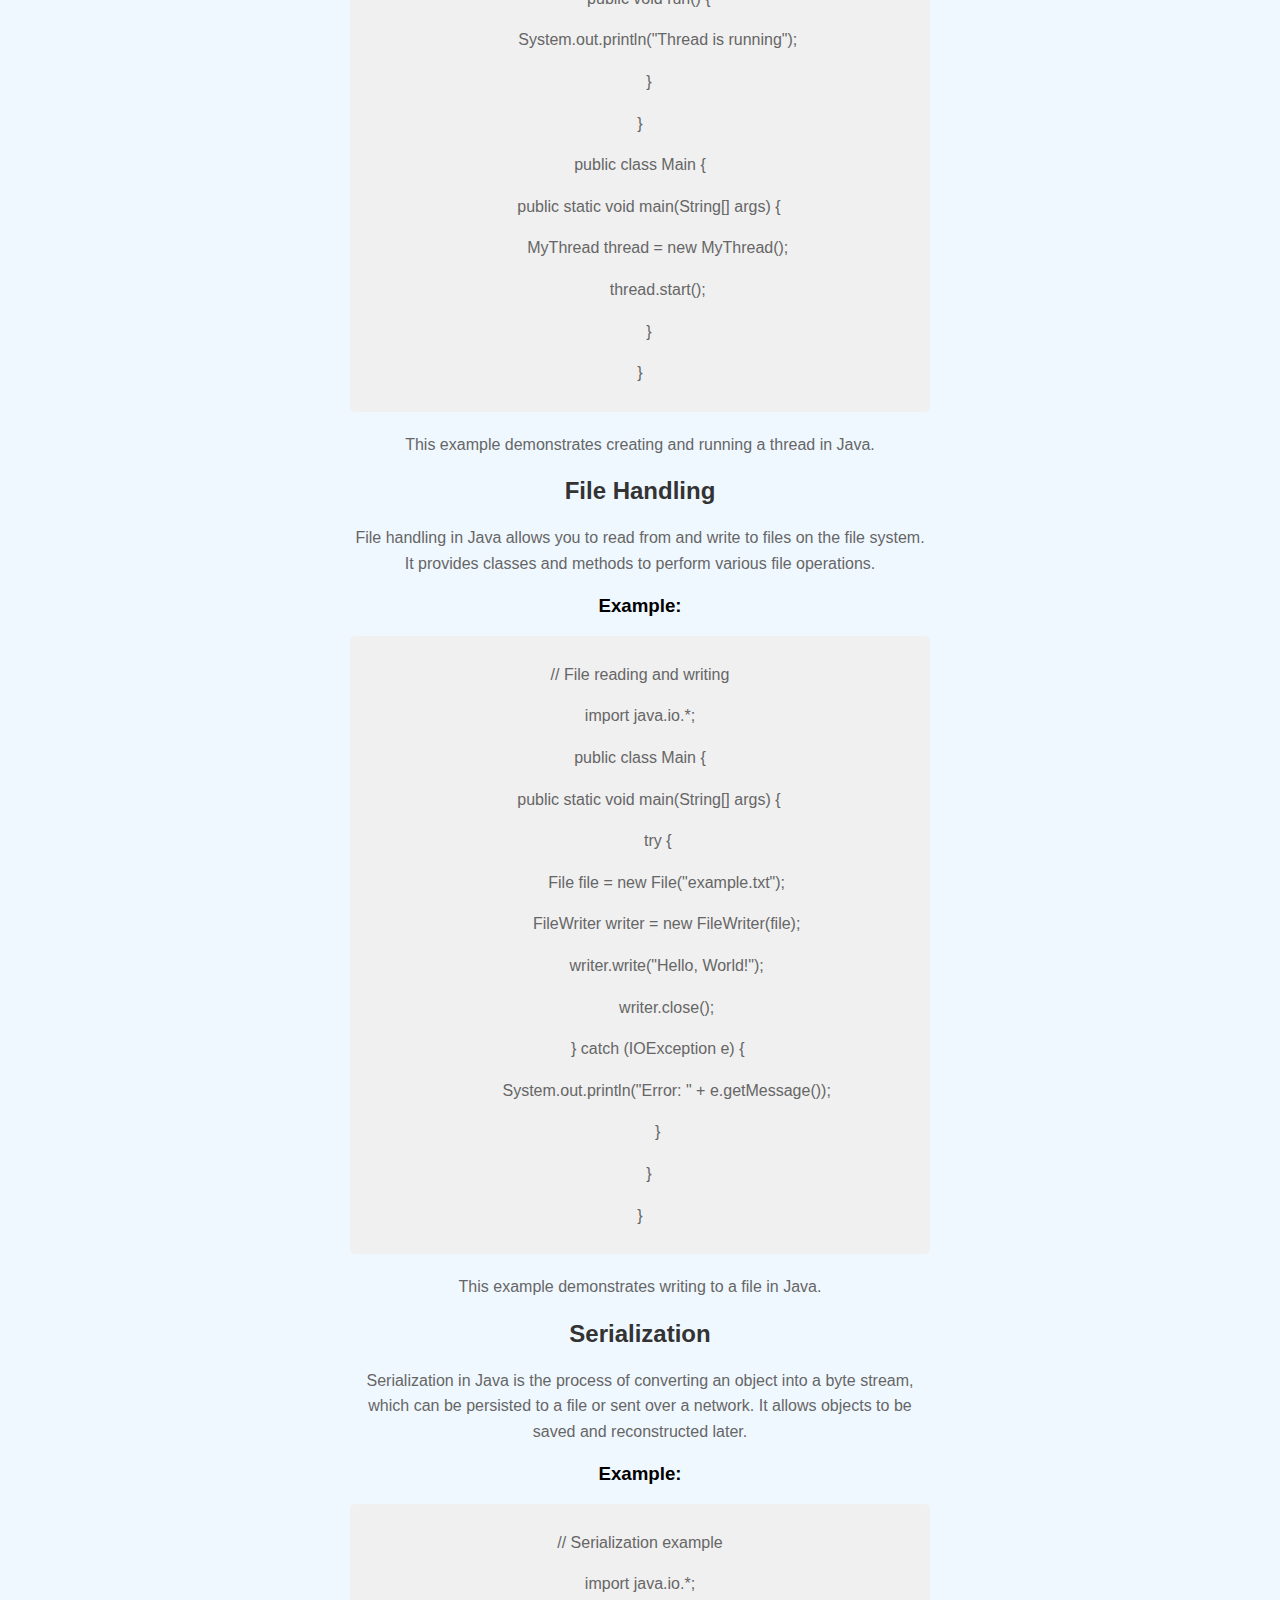
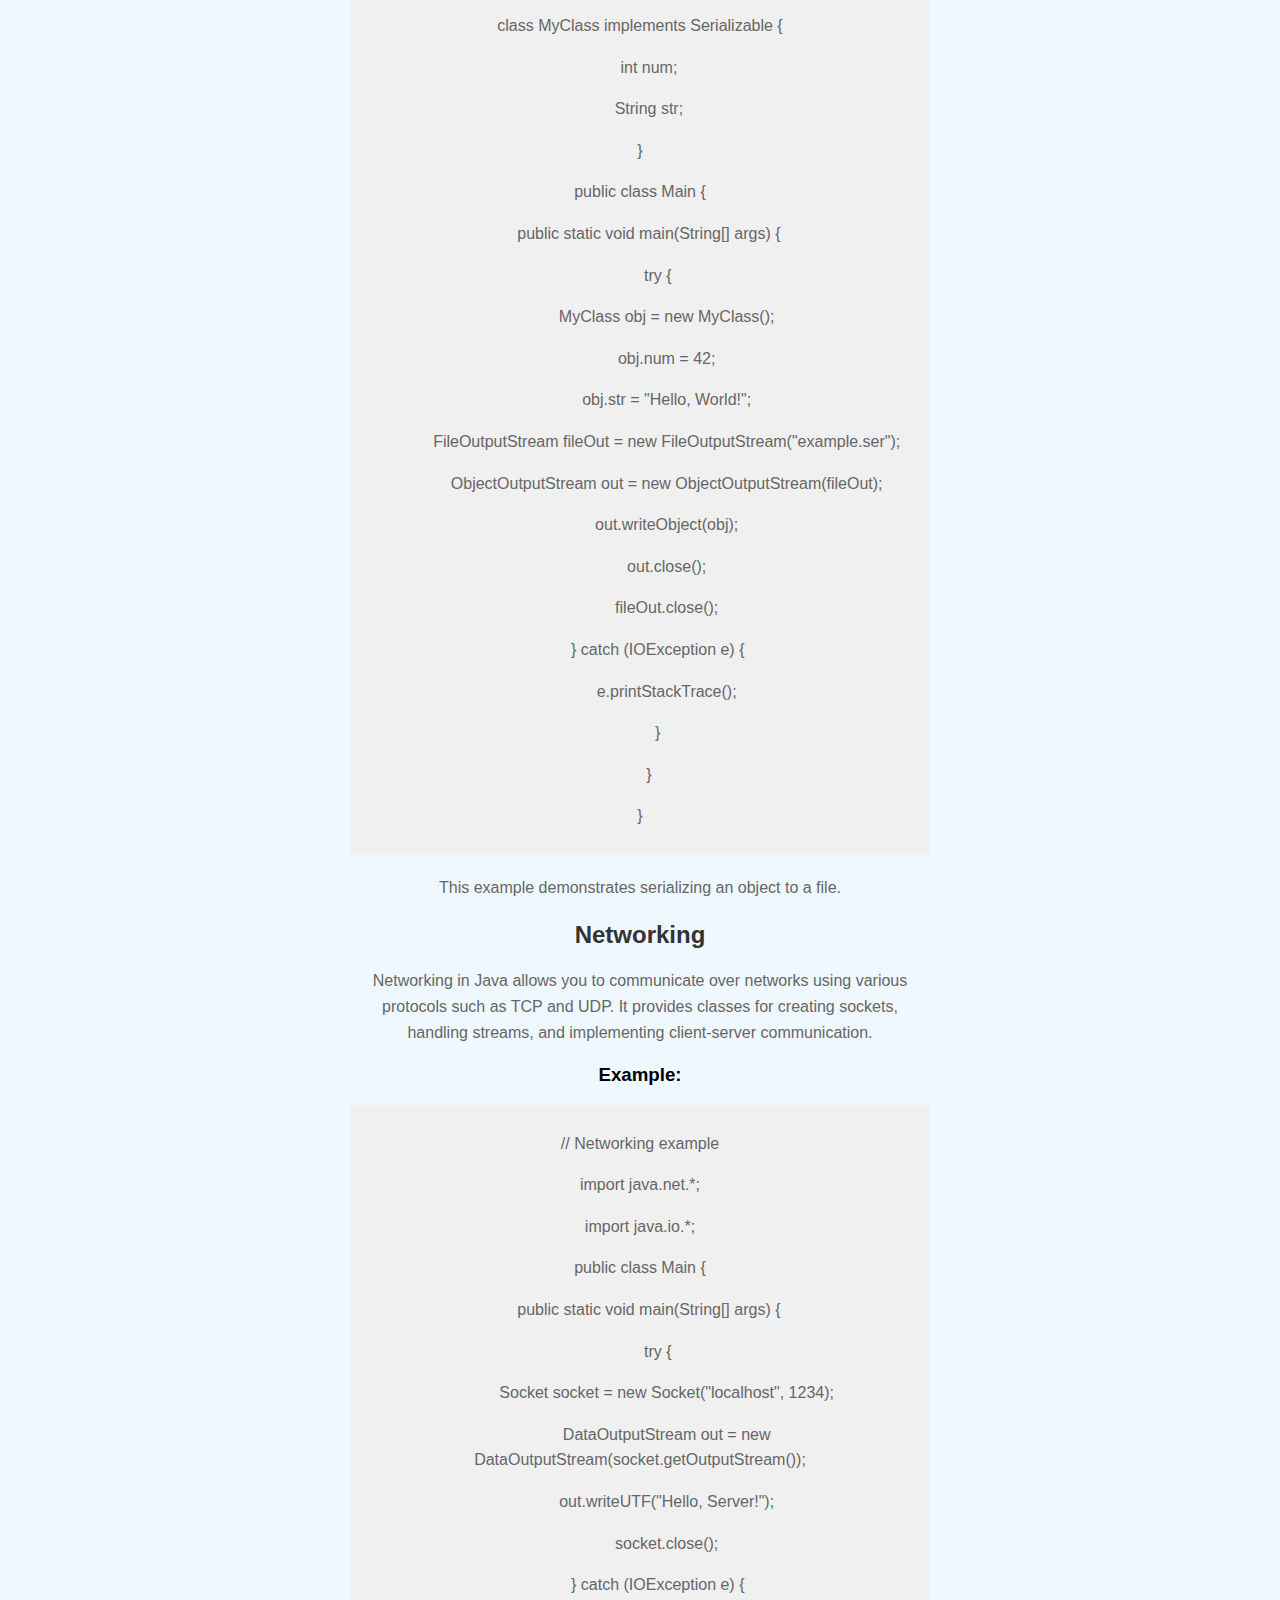
<file: MOHANKUMAR E LEARNING TECH HUB/freejava.html>
<!DOCTYPE html>
<html lang="en">
<head>
    <meta charset="UTF-8">
    <meta name="viewport" content="width=device-width, initial-scale=1.0">
    <title>Java Basics</title>
    <link rel="stylesheet" href="mohan.css">
    <header>
        <h1>Java Basics</h1>
    </header>
    <nav>
        <div class="containers">
            <div class="row">
                <a href="#introduction">Introduction</a>
                <a href="#variables">Variables</a>
                <a href="#data-types">Data Types</a>
                <a href="#control-flow">Control Flow</a>
                <a href="#methods">Methods</a>
                <a href="#classes">Classes & Objects</a>
                <a href="#arrays">Arrays</a>
                <a href="#inheritance">Inheritance</a>
                <a href="#polymorphism">Polymorphism</a>
            </div>
            <div class="row">
                <a href="#exception-handling">Exception Handling</a>
                <a href="#interfaces">Interfaces</a>
                <a href="#packages">Packages</a>
                <a href="#generics">Generics</a>
                <a href="#multithreading">Multithreading</a>
                <a href="#file-handling">File Handling</a>
                <a href="#Basic Java Programs">Basic Java Programs</a>
            </div>
        </div>
    </nav>
   <div class="container"> 
        <section id="introduction">
            <h2>Introduction to Java</h2>
            <p>Java is a widely-used programming language known for its portability, flexibility, and robustness. It was developed by Sun Microsystems (now owned by Oracle Corporation) in the mid-1990s. Java programs are platform-independent, meaning they can run on any device that has a Java Virtual Machine (JVM).</p>
            <div class="example">
                <h3>Example:</h3>
                <div class="code">
                    <p>// Hello World program in Java</p>
                    <p>public class HelloWorld {</p>
                    <p>&nbsp;&nbsp;&nbsp;&nbsp;public static void main(String[] args) {</p>
                    <p>&nbsp;&nbsp;&nbsp;&nbsp;&nbsp;&nbsp;&nbsp;&nbsp;System.out.println("Hello, World!");</p>
                    <p>&nbsp;&nbsp;&nbsp;&nbsp;}</p>
                    <p>}</p>
                </div>
                <p>This program prints "Hello, World!" to the console.</p>
            </div>
        </section>
        <section id="variables">
            <h2>Variables</h2>
            <p>In Java, a variable is a container that holds data. Variables have a data type and a name. They are used to store different types of values such as numbers, characters, and strings.</p>
            <div class="example">
                <h3>Example:</h3>
                <div class="code">
                    <p>// Variable declaration and initialization</p>
                    <p>int num = 10;</p>
                    <p>String name = "John";</p>
                </div>
                <p>In this example, 'num' is an integer variable holding the value 10, and 'name' is a string variable holding the value "John".</p>
            </div>
        </section>
        <section id="data-types">
            <h2>Data Types</h2>
            <p>Java has several built-in data types to represent different kinds of values. These include primitive data types like int, double, char, and boolean, as well as reference data types like arrays, classes, and interfaces.</p>
            <div class="example">
                <h3>Example:</h3>
                <div class="code">
                    <p>// Primitive data types</p>
                    <p>int age = 30;</p>
                    <p>double price = 19.99;</p>
                    <p>char grade = 'A';</p>
                    <p>boolean isJavaFun = true;</p>
                </div>
                <p>In this example, 'age' is an integer, 'price' is a double, 'grade' is a character, and 'isJavaFun' is a boolean.</p>
            </div>
        </section>

        <section id="control-flow">
            <h2>Control Flow Statements</h2>
            <p>Control flow statements in Java control the execution of code blocks based on conditions. These include if-else statements, switch statements, and loops like for, while, and do-while loops.</p>
            <div class="example">
                <h3>Example:</h3>
                <div class="code">
                    <p>// if-else statement</p>
                    <p>int num = 10;</p>
                    <p>if (num &gt; 0) {</p>
                    <p>&nbsp;&nbsp;&nbsp;&nbsp;System.out.println("Positive number");</p>
                    <p>} else {</p>
                    <p>&nbsp;&nbsp;&nbsp;&nbsp;System.out.println("Negative number");</p>
                    <p>}</p>
                    <p>// for loop</p>
                    <p>for (int i = 1; i &lt;= 5; i++) {</p>
                    <p>&nbsp;&nbsp;&nbsp;&nbsp;System.out.println("Iteration " + i);</p>
                    <p>}</p>
                </div>
                <p>This example demonstrates the usage of if-else statement and a for loop.</p>
            </div>
        </section>

        <section id="methods">
            <h2>Methods</h2>
            <p>In Java, a method is a block of code that performs a specific task. Methods are used to organize code into reusable blocks, making it easier to manage and maintain.</p>
            <div class="example">
                <h3>Example:</h3>
                <div class="code">
                    <p>// Method declaration and invocation</p>
                    <p>public class Calculator {</p>
                    <p>&nbsp;&nbsp;&nbsp;&nbsp;public static int add(int a, int b) {</p>
                    <p>&nbsp;&nbsp;&nbsp;&nbsp;&nbsp;&nbsp;&nbsp;&nbsp;return a + b;</p>
                    <p>&nbsp;&nbsp;&nbsp;&nbsp;}</p>
                    <p>}</p>
                    <p>// Calling the method</p>
                    <p>int result = Calculator.add(5, 3); // result = 8</p>
                </div>
                <p>This example defines a method 'add' in a class 'Calculator' that adds two numbers.</p>
            </div>
        </section>

        <section id="classes">
            <h2>Classes and Objects</h2>
            <p>Java is an object-oriented programming language, which means it uses classes and objects to model real-world entities. A class is a blueprint for creating objects, while an object is an instance of a class.</p>
            <div class="example">
                <h3>Example:</h3>
                <div class="code">
                    <p>// Class definition</p>
                    <p>public class Car {</p>
                    <p>&nbsp;&nbsp;&nbsp;&nbsp;String brand;</p>
                    <p>&nbsp;&nbsp;&nbsp;&nbsp;int year;</p>
                    <p>&nbsp;&nbsp;&nbsp;&nbsp;public Car(String brand, int year) {</p>
                    <p>&nbsp;&nbsp;&nbsp;&nbsp;&nbsp;&nbsp;&nbsp;&nbsp;this.brand = brand;</p>
                    <p>&nbsp;&nbsp;&nbsp;&nbsp;&nbsp;&nbsp;&nbsp;&nbsp;this.year = year;</p>
                    <p>&nbsp;&nbsp;&nbsp;&nbsp;}</p>
                    <p>}</p>
                    <p>// Creating an object</p>
                    <p>Car myCar = new Car("Toyota", 2020);</p>
                </div>
                <p>This example defines a class 'Car' with attributes 'brand' and 'year', and a constructor to initialize them. An object 'myCar' is then created using this class.</p>
            </div>
        </section>

        <section id="arrays">
            <h2>Arrays</h2>
            <p>An array in Java is a collection of elements of the same data type. It allows you to store multiple values of the same type under a single variable name.</p>
            <div class="example">
                <h3>Example:</h3>
                <div class="code">
                    <p>// Array declaration and initialization</p>
                    <p>int[] numbers = {1, 2, 3, 4, 5};</p>
                    <p>String[] names = {"John", "Alice", "Bob"};</p>
                </div>
                <p>This example creates an array of integers and an array of strings.</p>
            </div>
        </section>

        <section id="inheritance">
            <h2>Inheritance</h2>
            <p>Inheritance is a mechanism in Java that allows one class to inherit properties and behavior from another class. It promotes code reusability and helps in building a hierarchical relationship between classes.</p>
            <div class="example">
                <h3>Example:</h3>
                <div class="code">
                    <p>// Parent class</p>
                    <p>class Animal {</p>
                    <p>&nbsp;&nbsp;&nbsp;&nbsp;void eat() {</p>
                    <p>&nbsp;&nbsp;&nbsp;&nbsp;&nbsp;&nbsp;&nbsp;&nbsp;System.out.println("Animal is eating");</p>
                    <p>&nbsp;&nbsp;&nbsp;&nbsp;}</p>
                    <p>}</p>
                    <p>// Child class</p>
                    <p>class Dog extends Animal {</p>
                    <p>&nbsp;&nbsp;&nbsp;&nbsp;void bark() {</p>
                    <p>&nbsp;&nbsp;&nbsp;&nbsp;&nbsp;&nbsp;&nbsp;&nbsp;System.out.println("Dog is barking");</p>
                    <p>&nbsp;&nbsp;&nbsp;&nbsp;}</p>
                    <p>}</p>
                </div>
                <p>This example demonstrates inheritance where the 'Dog' class inherits from the 'Animal' class.</p>
            </div>
        </section>

        <section id="polymorphism">
            <h2>Polymorphism</h2>
            <p>Polymorphism in Java allows objects of different classes to be treated as objects of a common superclass. It enables methods to be called on objects without knowing their specific type at compile time.</p>
            <div class="example">
                <h3>Example:</h3>
                <div class="code">
                    <p>// Polymorphic method invocation</p>
                    <p>class Animal {</p>
                    <p>&nbsp;&nbsp;&nbsp;&nbsp;void sound() {</p>
                    <p>&nbsp;&nbsp;&nbsp;&nbsp;&nbsp;&nbsp;&nbsp;&nbsp;System.out.println("Animal makes a sound");</p>
                    <p>&nbsp;&nbsp;&nbsp;&nbsp;}</p>
                    <p>}</p>
                    <p>class Dog extends Animal {</p>
                    <p>&nbsp;&nbsp;&nbsp;&nbsp;void sound() {</p>
                    <p>&nbsp;&nbsp;&nbsp;&nbsp;&nbsp;&nbsp;&nbsp;&nbsp;System.out.println("Dog barks");</p>
                    <p>&nbsp;&nbsp;&nbsp;&nbsp;}</p>
                    <p>}</p>
                    <p>Animal myAnimal = new Dog();</p>
                    <p>myAnimal.sound(); // Output: Dog barks</p>
                </div>
                <p>In this example, the 'sound' method of the 'Dog' class is invoked through a reference of type 'Animal'.</p>
            </div>
        </section>

        <section id="exception-handling">
            <h2>Exception Handling</h2>
            <p>Exception handling in Java allows you to handle runtime errors gracefully. It involves catching and handling exceptions that occur during the execution of a program.</p>
            <div class="example">
                <h3>Example:</h3>
                <div class="code">
                    <p>// Exception handling</p>
                    <p>try {</p>
                    <p>&nbsp;&nbsp;&nbsp;&nbsp;int result = 10 / 0;</p>
                    <p>} catch (ArithmeticException e) {</p>
                    <p>&nbsp;&nbsp;&nbsp;&nbsp;System.out.println("Error: Division by zero");</p>
                    <p>}</p>
                </div>
                <p>In this example, an arithmetic exception is caught and handled using a try-catch block.</p>
            </div>
        </section>

        <section id="interfaces">
            <h2>Interfaces</h2>
            <p>Interfaces in Java define a contract for classes to implement. They contain method signatures without any implementation, allowing classes to provide their own implementation for those methods.</p>
            <div class="example">
                <h3>Example:</h3>
                <div class="code">
                    <p>// Interface definition</p>
                    <p>interface Vehicle {</p>
                    <p>&nbsp;&nbsp;&nbsp;&nbsp;void drive();</p>
                    <p>}</p>
                    <p>// Class implementing the interface</p>
                    <p>class Car implements Vehicle {</p>
                    <p>&nbsp;&nbsp;&nbsp;&nbsp;public void drive() {</p>
                    <p>&nbsp;&nbsp;&nbsp;&nbsp;&nbsp;&nbsp;&nbsp;&nbsp;System.out.println("Car is being driven");</p>
                    <p>&nbsp;&nbsp;&nbsp;&nbsp;}</p>
                    <p>}</p>
                </div>
                <p>This example demonstrates a class 'Car' implementing the 'Vehicle' interface.</p>
            </div>
        </section>

        <section id="packages">
            <h2>Packages</h2>
            <p>Packages in Java are used to organize classes into namespaces. They help in avoiding naming conflicts and provide a way to group related classes and interfaces together.</p>
            <div class="example">
                <h3>Example:</h3>
                <div class="code">
                    <p>// Package declaration</p>
                    <p>package com.example.util;</p>
                    <p>// Class in the package</p>
                    <p>public class StringUtil {</p>
                    <p>&nbsp;&nbsp;&nbsp;&nbsp;public static String reverse(String str) {</p>
                    <p>&nbsp;&nbsp;&nbsp;&nbsp;&nbsp;&nbsp;&nbsp;&nbsp;return new StringBuilder(str).reverse().toString();</p>
                    <p>&nbsp;&nbsp;&nbsp;&nbsp;}</p>
                    <p>}</p>
                </div>
                <p>This example defines a package 'com.example.util' containing a class 'StringUtil'.</p>
            </div>
        </section>

        <section id="generics">
            <h2>Generics</h2>
            <p>Generics in Java allow you to create classes, interfaces, and methods that operate on types specified at compile time. They provide type safety and enable you to write reusable code.</p>
            <div class="example">
                <h3>Example:</h3>
                <div class="code">
                    <p>// Generic class</p>
                    <p>class Box&lt;T&gt; {</p>
                    <p>&nbsp;&nbsp;&nbsp;&nbsp;private T content;</p>
                    <p>&nbsp;&nbsp;&nbsp;&nbsp;public void setContent(T content) {</p>
                    <p>&nbsp;&nbsp;&nbsp;&nbsp;&nbsp;&nbsp;&nbsp;&nbsp;this.content = content;</p>
                    <p>&nbsp;&nbsp;&nbsp;&nbsp;}</p>
                    <p>&nbsp;&nbsp;&nbsp;&nbsp;public T getContent() {</p>
                    <p>&nbsp;&nbsp;&nbsp;&nbsp;&nbsp;&nbsp;&nbsp;&nbsp;return content;</p>
                    <p>&nbsp;&nbsp;&nbsp;&nbsp;}</p>
                    <p>}</p>
                </div>
                <p>This example demonstrates a generic class 'Box' that can hold any type of content.</p>
            </div>
        </section>

        <section id="multithreading">
            <h2>Multithreading</h2>
            <p>Multithreading in Java allows you to execute multiple threads concurrently. Threads are lightweight processes that share the same memory space and can perform tasks independently.</p>
            <div class="example">
                <h3>Example:</h3>
                <div class="code">
                    <p>// Thread creation and execution</p>
                    <p>class MyThread extends Thread {</p>
                    <p>&nbsp;&nbsp;&nbsp;&nbsp;public void run() {</p>
                    <p>&nbsp;&nbsp;&nbsp;&nbsp;&nbsp;&nbsp;&nbsp;&nbsp;System.out.println("Thread is running");</p>
                    <p>&nbsp;&nbsp;&nbsp;&nbsp;}</p>
                    <p>}</p>
                    <p>public class Main {</p>
                    <p>&nbsp;&nbsp;&nbsp;&nbsp;public static void main(String[] args) {</p>
                    <p>&nbsp;&nbsp;&nbsp;&nbsp;&nbsp;&nbsp;&nbsp;&nbsp;MyThread thread = new MyThread();</p>
                    <p>&nbsp;&nbsp;&nbsp;&nbsp;&nbsp;&nbsp;&nbsp;&nbsp;thread.start();</p>
                    <p>&nbsp;&nbsp;&nbsp;&nbsp;}</p>
                    <p>}</p>
                </div>
                <p>This example demonstrates creating and running a thread in Java.</p>
            </div>
        </section>

        <section id="file-handling">
            <h2>File Handling</h2>
            <p>File handling in Java allows you to read from and write to files on the file system. It provides classes and methods to perform various file operations.</p>
            <div class="example">
                <h3>Example:</h3>
                <div class="code">
                    <p>// File reading and writing</p>
                    <p>import java.io.*;</p>
                    <p>public class Main {</p>
                    <p>&nbsp;&nbsp;&nbsp;&nbsp;public static void main(String[] args) {</p>
                    <p>&nbsp;&nbsp;&nbsp;&nbsp;&nbsp;&nbsp;&nbsp;&nbsp;try {</p>
                    <p>&nbsp;&nbsp;&nbsp;&nbsp;&nbsp;&nbsp;&nbsp;&nbsp;&nbsp;&nbsp;&nbsp;&nbsp;File file = new File("example.txt");</p>
                    <p>&nbsp;&nbsp;&nbsp;&nbsp;&nbsp;&nbsp;&nbsp;&nbsp;&nbsp;&nbsp;&nbsp;&nbsp;FileWriter writer = new FileWriter(file);</p>
                    <p>&nbsp;&nbsp;&nbsp;&nbsp;&nbsp;&nbsp;&nbsp;&nbsp;&nbsp;&nbsp;&nbsp;&nbsp;writer.write("Hello, World!");</p>
                    <p>&nbsp;&nbsp;&nbsp;&nbsp;&nbsp;&nbsp;&nbsp;&nbsp;&nbsp;&nbsp;&nbsp;&nbsp;writer.close();</p>
                    <p>&nbsp;&nbsp;&nbsp;&nbsp;&nbsp;&nbsp;&nbsp;&nbsp;} catch (IOException e) {</p>
                    <p>&nbsp;&nbsp;&nbsp;&nbsp;&nbsp;&nbsp;&nbsp;&nbsp;&nbsp;&nbsp;&nbsp;&nbsp;System.out.println("Error: " + e.getMessage());</p>
                    <p>&nbsp;&nbsp;&nbsp;&nbsp;&nbsp;&nbsp;&nbsp;&nbsp;}</p>
                    <p>&nbsp;&nbsp;&nbsp;&nbsp;}</p>
                    <p>}</p>
                </div>
                <p>This example demonstrates writing to a file in Java.</p>
            </div>
        </section>

        <section id="interfaces">
            <h2>Interfaces</h2>
            <p>Interfaces in Java define a contract for classes to implement. They contain method signatures without any implementation, allowing classes to provide their own implementation for those methods.</p>
            <div class="example">
                <h3>Example:</h3>
                <div class="code">
                    <p>// Interface definition</p>
                    <p>interface Animal {</p>
                    <p>&nbsp;&nbsp;&nbsp;&nbsp;void sound();</p>
                    <p>}</p>
                    <p>// Class implementing the interface</p>
                    <p>class Dog implements Animal {</p>
                    <p>&nbsp;&nbsp;&nbsp;&nbsp;public void sound() {</p>
                    <p>&nbsp;&nbsp;&nbsp;&nbsp;&nbsp;&nbsp;&nbsp;&nbsp;System.out.println("Woof!");</p>
                    <p>&nbsp;&nbsp;&nbsp;&nbsp;}</p>
                    <p>}</p>
                </div>
                <p>This example demonstrates a class 'Dog' implementing the 'Animal' interface.</p>
            </div>
        </section>

        <section id="packages">
            <h2>Packages</h2>
            <p>Packages in Java are used to organize classes into namespaces. They help in avoiding naming conflicts and provide a way to group related classes and interfaces together.</p>
            <div class="example">
                <h3>Example:</h3>
                <div class="code">
                    <p>// Package declaration</p>
                    <p>package com.example.util;</p>
                    <p>// Class in the package</p>
                    <p>public class StringUtil {</p>
                    <p>&nbsp;&nbsp;&nbsp;&nbsp;public static String reverse(String str) {</p>
                    <p>&nbsp;&nbsp;&nbsp;&nbsp;&nbsp;&nbsp;&nbsp;&nbsp;return new StringBuilder(str).reverse().toString();</p>
                    <p>&nbsp;&nbsp;&nbsp;&nbsp;}</p>
                    <p>}</p>
                </div>
                <p>This example defines a package 'com.example.util' containing a class 'StringUtil'.</p>
            </div>
        </section>

        <section id="generics">
            <h2>Generics</h2>
            <p>Generics in Java allow you to create classes, interfaces, and methods that operate on types specified at compile time. They provide type safety and enable you to write reusable code.</p>
            <div class="example">
                <h3>Example:</h3>
                <div class="code">
                    <p>// Generic class</p>
                    <p>class Box&lt;T&gt; {</p>
                    <p>&nbsp;&nbsp;&nbsp;&nbsp;private T content;</p>
                    <p>&nbsp;&nbsp;&nbsp;&nbsp;public void setContent(T content) {</p>
                    <p>&nbsp;&nbsp;&nbsp;&nbsp;&nbsp;&nbsp;&nbsp;&nbsp;this.content = content;</p>
                    <p>&nbsp;&nbsp;&nbsp;&nbsp;}</p>
                    <p>&nbsp;&nbsp;&nbsp;&nbsp;public T getContent() {</p>
                    <p>&nbsp;&nbsp;&nbsp;&nbsp;&nbsp;&nbsp;&nbsp;&nbsp;return content;</p>
                    <p>&nbsp;&nbsp;&nbsp;&nbsp;}</p>
                    <p>}</p>
                </div>
                <p>This example demonstrates a generic class 'Box' that can hold any type of content.</p>
            </div>
        </section>

        <section id="multithreading">
            <h2>Multithreading</h2>
            <p>Multithreading in Java allows you to execute multiple threads concurrently. Threads are lightweight processes that share the same memory space and can perform tasks independently.</p>
            <div class="example">
                <h3>Example:</h3>
                <div class="code">
                    <p>// Thread creation and execution</p>
                    <p>class MyThread extends Thread {</p>
                    <p>&nbsp;&nbsp;&nbsp;&nbsp;public void run() {</p>
                    <p>&nbsp;&nbsp;&nbsp;&nbsp;&nbsp;&nbsp;&nbsp;&nbsp;System.out.println("Thread is running");</p>
                    <p>&nbsp;&nbsp;&nbsp;&nbsp;}</p>
                    <p>}</p>
                    <p>public class Main {</p>
                    <p>&nbsp;&nbsp;&nbsp;&nbsp;public static void main(String[] args) {</p>
                    <p>&nbsp;&nbsp;&nbsp;&nbsp;&nbsp;&nbsp;&nbsp;&nbsp;MyThread thread = new MyThread();</p>
                    <p>&nbsp;&nbsp;&nbsp;&nbsp;&nbsp;&nbsp;&nbsp;&nbsp;thread.start();</p>
                    <p>&nbsp;&nbsp;&nbsp;&nbsp;}</p>
                    <p>}</p>
                </div>
                <p>This example demonstrates creating and running a thread in Java.</p>
            </div>
        </section>

        <section id="file-handling">
            <h2>File Handling</h2>
            <p>File handling in Java allows you to read from and write to files on the file system. It provides classes and methods to perform various file operations.</p>
            <div class="example">
                <h3>Example:</h3>
                <div class="code">
                    <p>// File reading and writing</p>
                    <p>import java.io.*;</p>
                    <p>public class Main {</p>
                    <p>&nbsp;&nbsp;&nbsp;&nbsp;public static void main(String[] args) {</p>
                    <p>&nbsp;&nbsp;&nbsp;&nbsp;&nbsp;&nbsp;&nbsp;&nbsp;try {</p>
                    <p>&nbsp;&nbsp;&nbsp;&nbsp;&nbsp;&nbsp;&nbsp;&nbsp;&nbsp;&nbsp;&nbsp;&nbsp;File file = new File("example.txt");</p>
                    <p>&nbsp;&nbsp;&nbsp;&nbsp;&nbsp;&nbsp;&nbsp;&nbsp;&nbsp;&nbsp;&nbsp;&nbsp;FileWriter writer = new FileWriter(file);</p>
                    <p>&nbsp;&nbsp;&nbsp;&nbsp;&nbsp;&nbsp;&nbsp;&nbsp;&nbsp;&nbsp;&nbsp;&nbsp;writer.write("Hello, World!");</p>
                    <p>&nbsp;&nbsp;&nbsp;&nbsp;&nbsp;&nbsp;&nbsp;&nbsp;&nbsp;&nbsp;&nbsp;&nbsp;writer.close();</p>
                    <p>&nbsp;&nbsp;&nbsp;&nbsp;&nbsp;&nbsp;&nbsp;&nbsp;} catch (IOException e) {</p>
                    <p>&nbsp;&nbsp;&nbsp;&nbsp;&nbsp;&nbsp;&nbsp;&nbsp;&nbsp;&nbsp;&nbsp;&nbsp;System.out.println("Error: " + e.getMessage());</p>
                    <p>&nbsp;&nbsp;&nbsp;&nbsp;&nbsp;&nbsp;&nbsp;&nbsp;}</p>
                    <p>&nbsp;&nbsp;&nbsp;&nbsp;}</p>
                    <p>}</p>
                </div>
                <p>This example demonstrates writing to a file in Java.</p>
            </div>
        </section>

        <section id="serialization">
            <h2>Serialization</h2>
            <p>Serialization in Java is the process of converting an object into a byte stream, which can be persisted to a file or sent over a network. It allows objects to be saved and reconstructed later.</p>
            <div class="example">
                <h3>Example:</h3>
                <div class="code">
                    <p>// Serialization example</p>
                    <p>import java.io.*;</p>
                    <p>class MyClass implements Serializable {</p>
                    <p>&nbsp;&nbsp;&nbsp;&nbsp;int num;</p>
                    <p>&nbsp;&nbsp;&nbsp;&nbsp;String str;</p>
                    <p>}</p>
                    <p>public class Main {</p>
                    <p>&nbsp;&nbsp;&nbsp;&nbsp;public static void main(String[] args) {</p>
                    <p>&nbsp;&nbsp;&nbsp;&nbsp;&nbsp;&nbsp;&nbsp;&nbsp;try {</p>
                    <p>&nbsp;&nbsp;&nbsp;&nbsp;&nbsp;&nbsp;&nbsp;&nbsp;&nbsp;&nbsp;&nbsp;&nbsp;MyClass obj = new MyClass();</p>
                    <p>&nbsp;&nbsp;&nbsp;&nbsp;&nbsp;&nbsp;&nbsp;&nbsp;&nbsp;&nbsp;&nbsp;&nbsp;obj.num = 42;</p>
                    <p>&nbsp;&nbsp;&nbsp;&nbsp;&nbsp;&nbsp;&nbsp;&nbsp;&nbsp;&nbsp;&nbsp;&nbsp;obj.str = "Hello, World!";</p>
                    <p>&nbsp;&nbsp;&nbsp;&nbsp;&nbsp;&nbsp;&nbsp;&nbsp;&nbsp;&nbsp;&nbsp;&nbsp;FileOutputStream fileOut = new FileOutputStream("example.ser");</p>
                    <p>&nbsp;&nbsp;&nbsp;&nbsp;&nbsp;&nbsp;&nbsp;&nbsp;&nbsp;&nbsp;&nbsp;&nbsp;ObjectOutputStream out = new ObjectOutputStream(fileOut);</p>
                    <p>&nbsp;&nbsp;&nbsp;&nbsp;&nbsp;&nbsp;&nbsp;&nbsp;&nbsp;&nbsp;&nbsp;&nbsp;out.writeObject(obj);</p>
                    <p>&nbsp;&nbsp;&nbsp;&nbsp;&nbsp;&nbsp;&nbsp;&nbsp;&nbsp;&nbsp;&nbsp;&nbsp;out.close();</p>
                    <p>&nbsp;&nbsp;&nbsp;&nbsp;&nbsp;&nbsp;&nbsp;&nbsp;&nbsp;&nbsp;&nbsp;&nbsp;fileOut.close();</p>
                    <p>&nbsp;&nbsp;&nbsp;&nbsp;&nbsp;&nbsp;&nbsp;&nbsp;} catch (IOException e) {</p>
                    <p>&nbsp;&nbsp;&nbsp;&nbsp;&nbsp;&nbsp;&nbsp;&nbsp;&nbsp;&nbsp;&nbsp;&nbsp;e.printStackTrace();</p>
                    <p>&nbsp;&nbsp;&nbsp;&nbsp;&nbsp;&nbsp;&nbsp;&nbsp;}</p>
                    <p>&nbsp;&nbsp;&nbsp;&nbsp;}</p>
                    <p>}</p>
                </div>
                <p>This example demonstrates serializing an object to a file.</p>
            </div>
        </section>

        <section id="networking">
            <h2>Networking</h2>
            <p>Networking in Java allows you to communicate over networks using various protocols such as TCP and UDP. It provides classes for creating sockets, handling streams, and implementing client-server communication.</p>
            <div class="example">
                <h3>Example:</h3>
                <div class="code">
                    <p>// Networking example</p>
                    <p>import java.net.*;</p>
                    <p>import java.io.*;</p>
                    <p>public class Main {</p>
                    <p>&nbsp;&nbsp;&nbsp;&nbsp;public static void main(String[] args) {</p>
                    <p>&nbsp;&nbsp;&nbsp;&nbsp;&nbsp;&nbsp;&nbsp;&nbsp;try {</p>
                    <p>&nbsp;&nbsp;&nbsp;&nbsp;&nbsp;&nbsp;&nbsp;&nbsp;&nbsp;&nbsp;&nbsp;&nbsp;Socket socket = new Socket("localhost", 1234);</p>
                    <p>&nbsp;&nbsp;&nbsp;&nbsp;&nbsp;&nbsp;&nbsp;&nbsp;&nbsp;&nbsp;&nbsp;&nbsp;DataOutputStream out = new DataOutputStream(socket.getOutputStream());</p>
                    <p>&nbsp;&nbsp;&nbsp;&nbsp;&nbsp;&nbsp;&nbsp;&nbsp;&nbsp;&nbsp;&nbsp;&nbsp;out.writeUTF("Hello, Server!");</p>
                    <p>&nbsp;&nbsp;&nbsp;&nbsp;&nbsp;&nbsp;&nbsp;&nbsp;&nbsp;&nbsp;&nbsp;&nbsp;socket.close();</p>
                    <p>&nbsp;&nbsp;&nbsp;&nbsp;&nbsp;&nbsp;&nbsp;&nbsp;} catch (IOException e) {</p>
                    <p>&nbsp;&nbsp;&nbsp;&nbsp;&nbsp;&nbsp;&nbsp;&nbsp;&nbsp;&nbsp;&nbsp;&nbsp;e.printStackTrace();</p>
                    <p>&nbsp;&nbsp;&nbsp;&nbsp;&nbsp;&nbsp;&nbsp;&nbsp;}</p>
                    <p>&nbsp;&nbsp;&nbsp;&nbsp;}</p>
                    <p>}</p>
                </div>
                <p>This example demonstrates a simple client program in Java.</p>
            </div>
        </section>

        <section id="Basic Java Programs">
            <h2>Basic Java Programs</h2>
            <div class="program">
                <h3>Program 1: Hello World</h3>
                <p>This program prints "Hello, World!" to the console.</p>
                <div class="code">
                    <p>public class HelloWorld {</p>
                    <p>&nbsp;&nbsp;&nbsp;&nbsp;public static void main(String[] args) {</p>
                    <p>&nbsp;&nbsp;&nbsp;&nbsp;&nbsp;&nbsp;&nbsp;&nbsp;System.out.println("Hello, World!");</p>
                    <p>&nbsp;&nbsp;&nbsp;&nbsp;}</p>
                    <p>}</p>
                </div>
            </div>

            <div class="program">
                <h3>Program 2: Sum of Two Numbers</h3>
                <p>This program calculates and prints the sum of two numbers.</p>
                <div class="code">
                    <p>public class Sum {</p>
                    <p>&nbsp;&nbsp;&nbsp;&nbsp;public static void main(String[] args) {</p>
                    <p>&nbsp;&nbsp;&nbsp;&nbsp;&nbsp;&nbsp;&nbsp;&nbsp;int num1 = 5;</p>
                    <p>&nbsp;&nbsp;&nbsp;&nbsp;&nbsp;&nbsp;&nbsp;&nbsp;int num2 = 7;</p>
                    <p>&nbsp;&nbsp;&nbsp;&nbsp;&nbsp;&nbsp;&nbsp;&nbsp;int sum = num1 + num2;</p>
                    <p>&nbsp;&nbsp;&nbsp;&nbsp;&nbsp;&nbsp;&nbsp;&nbsp;System.out.println("Sum: " + sum);</p>
                    <p>&nbsp;&nbsp;&nbsp;&nbsp;}</p>
                    <p>}</p>
                </div>
            </div>

            <div class="program">
                <h3>Program 3: Check Even or Odd</h3>
                <p>This program checks if a number is even or odd.</p>
                <div class="code">
                    <p>public class EvenOrOdd {</p>
                    <p>&nbsp;&nbsp;&nbsp;&nbsp;public static void main(String[] args) {</p>
                    <p>&nbsp;&nbsp;&nbsp;&nbsp;&nbsp;&nbsp;&nbsp;&nbsp;int num = 9;</p>
                    <p>&nbsp;&nbsp;&nbsp;&nbsp;&nbsp;&nbsp;&nbsp;&nbsp;if (num % 2 == 0) {</p>
                    <p>&nbsp;&nbsp;&nbsp;&nbsp;&nbsp;&nbsp;&nbsp;&nbsp;&nbsp;&nbsp;&nbsp;&nbsp;System.out.println("Even");</p>
                    <p>&nbsp;&nbsp;&nbsp;&nbsp;&nbsp;&nbsp;&nbsp;&nbsp;} else {</p>
                    <p>&nbsp;&nbsp;&nbsp;&nbsp;&nbsp;&nbsp;&nbsp;&nbsp;&nbsp;&nbsp;&nbsp;&nbsp;System.out.println("Odd");</p>
                    <p>&nbsp;&nbsp;&nbsp;&nbsp;&nbsp;&nbsp;&nbsp;&nbsp;}</p>
                    <p>&nbsp;&nbsp;&nbsp;&nbsp;}</p>
                    <p>}</p>
                </div>
            </div>

            <!-- Program 4: Swap Two Numbers -->
            <div class="program">
                <h3>Program 4: Swap Two Numbers</h3>
                <p>This program swaps the values of two variables.</p>
                <div class="code">
                    <p>public class SwapNumbers {</p>
                    <p>&nbsp;&nbsp;&nbsp;&nbsp;public static void main(String[] args) {</p>
                    <p>&nbsp;&nbsp;&nbsp;&nbsp;&nbsp;&nbsp;&nbsp;&nbsp;int a = 5, b = 10;</p>
                    <p>&nbsp;&nbsp;&nbsp;&nbsp;&nbsp;&nbsp;&nbsp;&nbsp;System.out.println("Before swapping - a: " + a + ", b: " + b);</p>
                    <p>&nbsp;&nbsp;&nbsp;&nbsp;&nbsp;&nbsp;&nbsp;&nbsp;int temp = a;</p>
                    <p>&nbsp;&nbsp;&nbsp;&nbsp;&nbsp;&nbsp;&nbsp;&nbsp;a = b;</p>
                    <p>&nbsp;&nbsp;&nbsp;&nbsp;&nbsp;&nbsp;&nbsp;&nbsp;b = temp;</p>
                    <p>&nbsp;&nbsp;&nbsp;&nbsp;&nbsp;&nbsp;&nbsp;&nbsp;System.out.println("After swapping - a: " + a + ", b: " + b);</p>
                    <p>&nbsp;&nbsp;&nbsp;&nbsp;}</p>
                    <p>}</p>
                </div>
            </div>

            <!-- Program 5: Factorial of a Number -->
            <div class="program">
                <h3>Program 5: Factorial of a Number</h3>
                <p>This program calculates the factorial of a given number.</p>
                <div class="code">
                    <p>public class Factorial {</p>
                    <p>&nbsp;&nbsp;&nbsp;&nbsp;public static void main(String[] args) {</p>
                    <p>&nbsp;&nbsp;&nbsp;&nbsp;&nbsp;&nbsp;&nbsp;&nbsp;int num = 5;</p>
                    <p>&nbsp;&nbsp;&nbsp;&nbsp;&nbsp;&nbsp;&nbsp;&nbsp;int factorial = 1;</p>
                    <p>&nbsp;&nbsp;&nbsp;&nbsp;&nbsp;&nbsp;&nbsp;&nbsp;for (int i = 1; i <= num; i++) {</p>
                    <p>&nbsp;&nbsp;&nbsp;&nbsp;&nbsp;&nbsp;&nbsp;&nbsp;&nbsp;&nbsp;&nbsp;&nbsp;factorial *= i;</p>
                    <p>&nbsp;&nbsp;&nbsp;&nbsp;&nbsp;&nbsp;&nbsp;&nbsp;}</p>
                    <p>&nbsp;&nbsp;&nbsp;&nbsp;&nbsp;&nbsp;&nbsp;&nbsp;System.out.println("Factorial of " + num + " is: " + factorial);</p>
                    <p>&nbsp;&nbsp;&nbsp;&nbsp;}</p>
                    <p>}</p>
                </div>
            </div>

            <!-- Program 6: Fibonacci Series -->
            <div class="program">
                <h3>Program 6: Fibonacci Series</h3>
                <p>This program prints the Fibonacci series up to a given number of terms.</p>
                <div class="code">
                    <p>public class Fibonacci {</p>
                    <p>&nbsp;&nbsp;&nbsp;&nbsp;public static void main(String[] args) {</p>
                    <p>&nbsp;&nbsp;&nbsp;&nbsp;&nbsp;&nbsp;&nbsp;&nbsp;int n = 10;</p>
                    <p>&nbsp;&nbsp;&nbsp;&nbsp;&nbsp;&nbsp;&nbsp;&nbsp;int a = 0, b = 1;</p>
                    <p>&nbsp;&nbsp;&nbsp;&nbsp;&nbsp;&nbsp;&nbsp;&nbsp;System.out.println("Fibonacci series up to " + n + " terms:");</p>
                    <p>&nbsp;&nbsp;&nbsp;&nbsp;&nbsp;&nbsp;&nbsp;&nbsp;for (int i = 1; i <= n; i++) {</p>
                    <p>&nbsp;&nbsp;&nbsp;&nbsp;&nbsp;&nbsp;&nbsp;&nbsp;&nbsp;&nbsp;&nbsp;&nbsp;System.out.print(a + " ");</p>
                    <p>&nbsp;&nbsp;&nbsp;&nbsp;&nbsp;&nbsp;&nbsp;&nbsp;&nbsp;&nbsp;&nbsp;&nbsp;int temp = a + b;</p>
                    <p>&nbsp;&nbsp;&nbsp;&nbsp;&nbsp;&nbsp;&nbsp;&nbsp;&nbsp;&nbsp;&nbsp;&nbsp;a = b;</p>
                    <p>&nbsp;&nbsp;&nbsp;&nbsp;&nbsp;&nbsp;&nbsp;&nbsp;&nbsp;&nbsp;&nbsp;&nbsp;b = temp;</p>
                    <p>&nbsp;&nbsp;&nbsp;&nbsp;&nbsp;&nbsp;&nbsp;&nbsp;}</p>
                    <p>&nbsp;&nbsp;&nbsp;&nbsp;}</p>
                    <p>}</p>
                </div>
            </div>

            <!-- Program 7: Armstrong Number -->
            <div class="program">
                <h3>Program 7: Armstrong Number</h3>
                <p>This program checks if a number is an Armstrong number.</p>
                <div class="code">
                    <p>public class ArmstrongNumber {</p>
                    <p>&nbsp;&nbsp;&nbsp;&nbsp;public static void main(String[] args) {</p>
                    <p>&nbsp;&nbsp;&nbsp;&nbsp;&nbsp;&nbsp;&nbsp;&nbsp;int num = 153;</p>
                    <p>&nbsp;&nbsp;&nbsp;&nbsp;&nbsp;&nbsp;&nbsp;&nbsp;int originalNumber, remainder, result = 0;</p>
                    <p>&nbsp;&nbsp;&nbsp;&nbsp;&nbsp;&nbsp;&nbsp;&nbsp;originalNumber = num;</p>
                    <p>&nbsp;&nbsp;&nbsp;&nbsp;&nbsp;&nbsp;&nbsp;&nbsp;while (originalNumber != 0) {</p>
                    <p>&nbsp;&nbsp;&nbsp;&nbsp;&nbsp;&nbsp;&nbsp;&nbsp;&nbsp;&nbsp;&nbsp;&nbsp;remainder = originalNumber % 10;</p>
                    <p>&nbsp;&nbsp;&nbsp;&nbsp;&nbsp;&nbsp;&nbsp;&nbsp;&nbsp;&nbsp;&nbsp;&nbsp;result += Math.pow(remainder, 3);</p>
                    <p>&nbsp;&nbsp;&nbsp;&nbsp;&nbsp;&nbsp;&nbsp;&nbsp;&nbsp;&nbsp;&nbsp;&nbsp;originalNumber /= 10;</p>
                    <p>&nbsp;&nbsp;&nbsp;&nbsp;&nbsp;&nbsp;&nbsp;&nbsp;}</p>
                    <p>&nbsp;&nbsp;&nbsp;&nbsp;&nbsp;&nbsp;&nbsp;&nbsp;if (result == num) {</p>
                    <p>&nbsp;&nbsp;&nbsp;&nbsp;&nbsp;&nbsp;&nbsp;&nbsp;&nbsp;&nbsp;&nbsp;&nbsp;System.out.println(num + " is an Armstrong number.");</p>
                    <p>&nbsp;&nbsp;&nbsp;&nbsp;&nbsp;&nbsp;&nbsp;&nbsp;} else {</p>
                    <p>&nbsp;&nbsp;&nbsp;&nbsp;&nbsp;&nbsp;&nbsp;&nbsp;&nbsp;&nbsp;&nbsp;&nbsp;System.out.println(num + " is not an Armstrong number.");</p>
                    <p>&nbsp;&nbsp;&nbsp;&nbsp;&nbsp;&nbsp;&nbsp;&nbsp;}</p>
                    <p>&nbsp;&nbsp;&nbsp;&nbsp;}</p>
                    <p>}</p>
                </div>
            </div>

            <!-- Program 8: Palindrome Number -->
            <div class="program">
                <h3>Program 8: Palindrome Number</h3>
                <p>This program checks if a number is a palindrome.</p>
                <div class="code">
                    <p>public class PalindromeNumber {</p>
                    <p>&nbsp;&nbsp;&nbsp;&nbsp;public static void main(String[] args) {</p>
                    <p>&nbsp;&nbsp;&nbsp;&nbsp;&nbsp;&nbsp;&nbsp;&nbsp;int num = 121;</p>
                    <p>&nbsp;&nbsp;&nbsp;&nbsp;&nbsp;&nbsp;&nbsp;&nbsp;int reversedNumber = 0, originalNumber, remainder;</p>
                    <p>&nbsp;&nbsp;&nbsp;&nbsp;&nbsp;&nbsp;&nbsp;&nbsp;originalNumber = num;</p>
                    <p>&nbsp;&nbsp;&nbsp;&nbsp;&nbsp;&nbsp;&nbsp;&nbsp;while (num != 0) {</p>
                    <p>&nbsp;&nbsp;&nbsp;&nbsp;&nbsp;&nbsp;&nbsp;&nbsp;&nbsp;&nbsp;&nbsp;&nbsp;remainder = num % 10;</p>
                    <p>&nbsp;&nbsp;&nbsp;&nbsp;&nbsp;&nbsp;&nbsp;&nbsp;&nbsp;&nbsp;&nbsp;&nbsp;reversedNumber = reversedNumber * 10 + remainder;</p>
                    <p>&nbsp;&nbsp;&nbsp;&nbsp;&nbsp;&nbsp;&nbsp;&nbsp;&nbsp;&nbsp;&nbsp;&nbsp;num /= 10;</p>
                    <p>&nbsp;&nbsp;&nbsp;&nbsp;&nbsp;&nbsp;&nbsp;&nbsp;}</p>
                    <p>&nbsp;&nbsp;&nbsp;&nbsp;&nbsp;&nbsp;&nbsp;&nbsp;if (originalNumber == reversedNumber) {</p>
                    <p>&nbsp;&nbsp;&nbsp;&nbsp;&nbsp;&nbsp;&nbsp;&nbsp;&nbsp;&nbsp;&nbsp;&nbsp;System.out.println(originalNumber + " is a palindrome.");</p>
                    <p>&nbsp;&nbsp;&nbsp;&nbsp;&nbsp;&nbsp;&nbsp;&nbsp;} else {</p>
                    <p>&nbsp;&nbsp;&nbsp;&nbsp;&nbsp;&nbsp;&nbsp;&nbsp;&nbsp;&nbsp;&nbsp;&nbsp;System.out.println(originalNumber + " is not a palindrome.");</p>
                    <p>&nbsp;&nbsp;&nbsp;&nbsp;&nbsp;&nbsp;&nbsp;&nbsp;}</p>
                    <p>&nbsp;&nbsp;&nbsp;&nbsp;}</p>
                    <p>}</p>
                </div>
            </div>

            <!-- Program 9: Leap Year -->
            <div class="program">
                <h3>Program 9: Leap Year</h3>
                <p>This program checks if a year is a leap year.</p>
                <div class="code">
                    <p>public class LeapYear {</p>
                    <p>&nbsp;&nbsp;&nbsp;&nbsp;public static void main(String[] args) {</p>
                    <p>&nbsp;&nbsp;&nbsp;&nbsp;&nbsp;&nbsp;&nbsp;&nbsp;int year = 2024;</p>
                    <p>&nbsp;&nbsp;&nbsp;&nbsp;&nbsp;&nbsp;&nbsp;&nbsp;if ((year % 400 == 0) || ((year % 4 == 0) &amp;&amp; (year % 100 != 0))) {</p>
                    <p>&nbsp;&nbsp;&nbsp;&nbsp;&nbsp;&nbsp;&nbsp;&nbsp;&nbsp;&nbsp;&nbsp;&nbsp;System.out.println(year + " is a leap year.");</p>
                    <p>&nbsp;&nbsp;&nbsp;&nbsp;&nbsp;&nbsp;&nbsp;&nbsp;} else {</p>
                    <p>&nbsp;&nbsp;&nbsp;&nbsp;&nbsp;&nbsp;&nbsp;&nbsp;&nbsp;&nbsp;&nbsp;&nbsp;System.out.println(year + " is not a leap year.");</p>
                    <p>&nbsp;&nbsp;&nbsp;&nbsp;&nbsp;&nbsp;&nbsp;&nbsp;}</p>
                    <p>&nbsp;&nbsp;&nbsp;&nbsp;}</p>
                    <p>}</p>
                </div>
            </div>

            <!-- Program 10: Prime Number -->
            <div class="program">
                <h3>Program 10: Prime Number</h3>
                <p>This program checks if a number is a prime number.</p>
                <div class="code">
                    <p>public class PrimeNumber {</p>
                    <p>&nbsp;&nbsp;&nbsp;&nbsp;public static void main(String[] args) {</p>
                    <p>&nbsp;&nbsp;&nbsp;&nbsp;&nbsp;&nbsp;&nbsp;&nbsp;int num = 29;</p>
                    <p>&nbsp;&nbsp;&nbsp;&nbsp;&nbsp;&nbsp;&nbsp;&nbsp;boolean isPrime = true;</p>
                    <p>&nbsp;&nbsp;&nbsp;&nbsp;&nbsp;&nbsp;&nbsp;&nbsp;if (num &lt; 2) {</p>
                    <p>&nbsp;&nbsp;&nbsp;&nbsp;&nbsp;&nbsp;&nbsp;&nbsp;&nbsp;&nbsp;&nbsp;&nbsp;isPrime = false;</p>
                    <p>&nbsp;&nbsp;&nbsp;&nbsp;&nbsp;&nbsp;&nbsp;&nbsp;} else {</p>
                    <p>&nbsp;&nbsp;&nbsp;&nbsp;&nbsp;&nbsp;&nbsp;&nbsp;&nbsp;&nbsp;&nbsp;&nbsp;for (int i = 2; i &lt;= Math.sqrt(num); i++) {</p>
                    <p>&nbsp;&nbsp;&nbsp;&nbsp;&nbsp;&nbsp;&nbsp;&nbsp;&nbsp;&nbsp;&nbsp;&nbsp;&nbsp;&nbsp;&nbsp;&nbsp;if (num % i == 0) {</p>
                    <p>&nbsp;&nbsp;&nbsp;&nbsp;&nbsp;&nbsp;&nbsp;&nbsp;&nbsp;&nbsp;&nbsp;&nbsp;&nbsp;&nbsp;&nbsp;&nbsp;&nbsp;&nbsp;&nbsp;&nbsp;isPrime = false;</p>
                    <p>&nbsp;&nbsp;&nbsp;&nbsp;&nbsp;&nbsp;&nbsp;&nbsp;&nbsp;&nbsp;&nbsp;&nbsp;&nbsp;&nbsp;&nbsp;&nbsp;&nbsp;&nbsp;&nbsp;&nbsp;break;</p>
                    <p>&nbsp;&nbsp;&nbsp;&nbsp;&nbsp;&nbsp;&nbsp;&nbsp;&nbsp;&nbsp;&nbsp;&nbsp;&nbsp;&nbsp;&nbsp;&nbsp;&nbsp;&nbsp;&nbsp;&nbsp;}</p>
                    <p>&nbsp;&nbsp;&nbsp;&nbsp;&nbsp;&nbsp;&nbsp;&nbsp;&nbsp;&nbsp;&nbsp;&nbsp;}</p>
                    <p>&nbsp;&nbsp;&nbsp;&nbsp;&nbsp;&nbsp;&nbsp;&nbsp;}</p>
                    <p>&nbsp;&nbsp;&nbsp;&nbsp;&nbsp;&nbsp;&nbsp;&nbsp;if (isPrime) {</p>
                    <p>&nbsp;&nbsp;&nbsp;&nbsp;&nbsp;&nbsp;&nbsp;&nbsp;&nbsp;&nbsp;&nbsp;&nbsp;System.out.println(num + " is a prime number.");</p>
                    <p>&nbsp;&nbsp;&nbsp;&nbsp;&nbsp;&nbsp;&nbsp;&nbsp;} else {</p>
                    <p>&nbsp;&nbsp;&nbsp;&nbsp;&nbsp;&nbsp;&nbsp;&nbsp;&nbsp;&nbsp;&nbsp;&nbsp;System.out.println(num + " is not a prime number.");</p>
                    <p>&nbsp;&nbsp;&nbsp;&nbsp;&nbsp;&nbsp;&nbsp;&nbsp;}</p>
                    <p>&nbsp;&nbsp;&nbsp;&nbsp;}</p>
                    <p>}</p>
                </div>
            </div>

            <!-- Program 11: Largest Among Three Numbers -->
            <div class="program">
                <h3>Program 11: Largest Among Three Numbers</h3>
                <p>This program finds the largest among three numbers.</p>
                <div class="code">
                    <p>public class LargestAmongThree {</p>
                    <p>&nbsp;&nbsp;&nbsp;&nbsp;public static void main(String[] args) {</p>
                    <p>&nbsp;&nbsp;&nbsp;&nbsp;&nbsp;&nbsp;&nbsp;&nbsp;int num1 = 10, num2 = 20, num3 = 15;</p>
                    <p>&nbsp;&nbsp;&nbsp;&nbsp;&nbsp;&nbsp;&nbsp;&nbsp;if (num1 &gt;= num2 &amp;&amp; num1 &gt;= num3) {</p>
                    <p>&nbsp;&nbsp;&nbsp;&nbsp;&nbsp;&nbsp;&nbsp;&nbsp;&nbsp;&nbsp;&nbsp;&nbsp;System.out.println(num1 + " is the largest number.");</p>
                    <p>&nbsp;&nbsp;&nbsp;&nbsp;&nbsp;&nbsp;&nbsp;&nbsp;} else if (num2 &gt;= num1 &amp;&amp; num2 &gt;= num3) {</p>
                    <p>&nbsp;&nbsp;&nbsp;&nbsp;&nbsp;&nbsp;&nbsp;&nbsp;&nbsp;&nbsp;&nbsp;&nbsp;System.out.println(num2 + " is the largest number.");</p>
                    <p>&nbsp;&nbsp;&nbsp;&nbsp;&nbsp;&nbsp;&nbsp;&nbsp;} else {</p>
                    <p>&nbsp;&nbsp;&nbsp;&nbsp;&nbsp;&nbsp;&nbsp;&nbsp;&nbsp;&nbsp;&nbsp;&nbsp;System.out.println(num3 + " is the largest number.");</p>
                    <p>&nbsp;&nbsp;&nbsp;&nbsp;&nbsp;&nbsp;&nbsp;&nbsp;}</p>
                    <p>&nbsp;&nbsp;&nbsp;&nbsp;}</p>
                    <p>}</p>
                </div>
            </div>

            <!-- Program 12: Reverse a String -->
            <div class="program">
                <h3>Program 12: Reverse a String</h3>
                <p>This program reverses a given string.</p>
                <div class="code">
                    <p>public class ReverseString {</p>
                    <p>&nbsp;&nbsp;&nbsp;&nbsp;public static void main(String[] args) {</p>
                    <p>&nbsp;&nbsp;&nbsp;&nbsp;&nbsp;&nbsp;&nbsp;&nbsp;String str = "Hello, World!";</p>
                    <p>&nbsp;&nbsp;&nbsp;&nbsp;&nbsp;&nbsp;&nbsp;&nbsp;String reversedString = "";</p>
                    <p>&nbsp;&nbsp;&nbsp;&nbsp;&nbsp;&nbsp;&nbsp;&nbsp;for (int i = str.length() - 1; i >= 0; i--) {</p>
                    <p>&nbsp;&nbsp;&nbsp;&nbsp;&nbsp;&nbsp;&nbsp;&nbsp;&nbsp;&nbsp;&nbsp;&nbsp;reversedString += str.charAt(i);</p>
                    <p>&nbsp;&nbsp;&nbsp;&nbsp;&nbsp;&nbsp;&nbsp;&nbsp;}</p>
                    <p>&nbsp;&nbsp;&nbsp;&nbsp;&nbsp;&nbsp;&nbsp;&nbsp;System.out.println("Reversed string: " + reversedString);</p>
                    <p>&nbsp;&nbsp;&nbsp;&nbsp;}</p>
                    <p>}</p>
                </div>
            </div>

            <!-- Program 13: Find Length of a String -->
            <div class="program">
                <h3>Program 13: Find Length of a String</h3>
                <p>This program finds the length of a given string.</p>
                <div class="code">
                    <p>public class StringLength {</p>
                    <p>&nbsp;&nbsp;&nbsp;&nbsp;public static void main(String[] args) {</p>
                    <p>&nbsp;&nbsp;&nbsp;&nbsp;&nbsp;&nbsp;&nbsp;&nbsp;String str = "Hello, World!";</p>
                    <p>&nbsp;&nbsp;&nbsp;&nbsp;&nbsp;&nbsp;&nbsp;&nbsp;int length = str.length();</p>
                    <p>&nbsp;&nbsp;&nbsp;&nbsp;&nbsp;&nbsp;&nbsp;&nbsp;System.out.println("Length of the string: " + length);</p>
                    <p>&nbsp;&nbsp;&nbsp;&nbsp;}</p>
                    <p>}</p>
                </div>
            </div>

            <!-- Program 14: Count Vowels and Consonants in a String -->
            <div class="program">
                <h3>Program 14: Count Vowels and Consonants</h3>
                <p>This program counts the number of vowels and consonants in a given string.</p>
                <div class="code">
                    <p>public class VowelsConsonantsCount {</p>
                    <p>&nbsp;&nbsp;&nbsp;&nbsp;public static void main(String[] args) {</p>
                    <p>&nbsp;&nbsp;&nbsp;&nbsp;&nbsp;&nbsp;&nbsp;&nbsp;String str = "Hello, World!";</p>
                    <p>&nbsp;&nbsp;&nbsp;&nbsp;&nbsp;&nbsp;&nbsp;&nbsp;int vowels = 0, consonants = 0;</p>
                    <p>&nbsp;&nbsp;&nbsp;&nbsp;&nbsp;&nbsp;&nbsp;&nbsp;str = str.toLowerCase();</p>
                    <p>&nbsp;&nbsp;&nbsp;&nbsp;&nbsp;&nbsp;&nbsp;&nbsp;for (int i = 0; i < str.length(); i++) {</p>
                    <p>&nbsp;&nbsp;&nbsp;&nbsp;&nbsp;&nbsp;&nbsp;&nbsp;&nbsp;&nbsp;&nbsp;&nbsp;char ch = str.charAt(i);</p>
                    <p>&nbsp;&nbsp;&nbsp;&nbsp;&nbsp;&nbsp;&nbsp;&nbsp;&nbsp;&nbsp;&nbsp;&nbsp;if (ch == 'a' || ch == 'e' || ch == 'i' || ch == 'o' || ch == 'u') {</p>
                    <p>&nbsp;&nbsp;&nbsp;&nbsp;&nbsp;&nbsp;&nbsp;&nbsp;&nbsp;&nbsp;&nbsp;&nbsp;&nbsp;&nbsp;&nbsp;&nbsp;vowels++;</p>
                    <p>&nbsp;&nbsp;&nbsp;&nbsp;&nbsp;&nbsp;&nbsp;&nbsp;&nbsp;&nbsp;&nbsp;&nbsp;} else if ((ch >= 'a' &amp;&amp; ch <= 'z')) {</p>
                    <p>&nbsp;&nbsp;&nbsp;&nbsp;&nbsp;&nbsp;&nbsp;&nbsp;&nbsp;&nbsp;&nbsp;&nbsp;&nbsp;&nbsp;&nbsp;&nbsp;consonants++;</p>
                    <p>&nbsp;&nbsp;&nbsp;&nbsp;&nbsp;&nbsp;&nbsp;&nbsp;&nbsp;&nbsp;&nbsp;&nbsp;}</p>
                    <p>&nbsp;&nbsp;&nbsp;&nbsp;&nbsp;&nbsp;&nbsp;&nbsp;}</p>
                    <p>&nbsp;&nbsp;&nbsp;&nbsp;&nbsp;&nbsp;&nbsp;&nbsp;System.out.println("Vowels: " + vowels);</p>
                    <p>&nbsp;&nbsp;&nbsp;&nbsp;&nbsp;&nbsp;&nbsp;&nbsp;System.out.println("Consonants: " + consonants);</p>
                    <p>&nbsp;&nbsp;&nbsp;&nbsp;}</p>
                    <p>}</p>
                </div>
            </div>

            <!-- Program 15: Check Palindrome String -->
            <div class="program">
                <h3>Program 15: Check Palindrome String</h3>
                <p>This program checks if a string is a palindrome.</p>
                <div class="code">
                    <p>public class PalindromeString {</p>
                    <p>&nbsp;&nbsp;&nbsp;&nbsp;public static void main(String[] args) {</p>
                    <p>&nbsp;&nbsp;&nbsp;&nbsp;&nbsp;&nbsp;&nbsp;&nbsp;String str = "madam";</p>
                    <p>&nbsp;&nbsp;&nbsp;&nbsp;&nbsp;&nbsp;&nbsp;&nbsp;String reversedStr = "";</p>
                    <p>&nbsp;&nbsp;&nbsp;&nbsp;&nbsp;&nbsp;&nbsp;&nbsp;for (int i = str.length() - 1; i >= 0; i--) {</p>
                    <p>&nbsp;&nbsp;&nbsp;&nbsp;&nbsp;&nbsp;&nbsp;&nbsp;&nbsp;&nbsp;&nbsp;&nbsp;reversedStr += str.charAt(i);</p>
                    <p>&nbsp;&nbsp;&nbsp;&nbsp;&nbsp;&nbsp;&nbsp;&nbsp;}</p>
                    <p>&nbsp;&nbsp;&nbsp;&nbsp;&nbsp;&nbsp;&nbsp;&nbsp;if (str.equals(reversedStr)) {</p>
                    <p>&nbsp;&nbsp;&nbsp;&nbsp;&nbsp;&nbsp;&nbsp;&nbsp;&nbsp;&nbsp;&nbsp;&nbsp;System.out.println(str + " is a palindrome.");</p>
                    <p>&nbsp;&nbsp;&nbsp;&nbsp;&nbsp;&nbsp;&nbsp;&nbsp;} else {</p>
                    <p>&nbsp;&nbsp;&nbsp;&nbsp;&nbsp;&nbsp;&nbsp;&nbsp;&nbsp;&nbsp;&nbsp;&nbsp;System.out.println(str + " is not a palindrome.");</p>
                    <p>&nbsp;&nbsp;&nbsp;&nbsp;&nbsp;&nbsp;&nbsp;&nbsp;}</p>
                    <p>&nbsp;&nbsp;&nbsp;&nbsp;}</p>
                    <p>}</p>
                </div>
            </div>

            <!-- Program 16: Binary to Decimal -->
            <div class="program">
                <h3>Program 16: Binary to Decimal</h3>
                <p>This program converts a binary number to decimal.</p>
                <div class="code">
                    <p>public class BinaryToDecimal {</p>
                    <p>&nbsp;&nbsp;&nbsp;&nbsp;public static void main(String[] args) {</p>
                    <p>&nbsp;&nbsp;&nbsp;&nbsp;&nbsp;&nbsp;&nbsp;&nbsp;String binary = "1010";</p>
                    <p>&nbsp;&nbsp;&nbsp;&nbsp;&nbsp;&nbsp;&nbsp;&nbsp;int decimal = Integer.parseInt(binary, 2);</p>
                    <p>&nbsp;&nbsp;&nbsp;&nbsp;&nbsp;&nbsp;&nbsp;&nbsp;System.out.println("Decimal equivalent of " + binary + " is: " + decimal);</p>
                    <p>&nbsp;&nbsp;&nbsp;&nbsp;}</p>
                    <p>}</p>
                </div>
            </div>

            <!-- Program 17: Decimal to Binary -->
            <div class="program">
                <h3>Program 17: Decimal to Binary</h3>
                <p>This program converts a decimal number to binary.</p>
                <div class="code">
                    <p>public class DecimalToBinary {</p>
                    <p>&nbsp;&nbsp;&nbsp;&nbsp;public static void main(String[] args) {</p>
                    <p>&nbsp;&nbsp;&nbsp;&nbsp;&nbsp;&nbsp;&nbsp;&nbsp;int decimal = 10;</p>
                    <p>&nbsp;&nbsp;&nbsp;&nbsp;&nbsp;&nbsp;&nbsp;&nbsp;String binary = Integer.toBinaryString(decimal);</p>
                    <p>&nbsp;&nbsp;&nbsp;&nbsp;&nbsp;&nbsp;&nbsp;&nbsp;System.out.println("Binary equivalent of " + decimal + " is: " + binary);</p>
                    <p>&nbsp;&nbsp;&nbsp;&nbsp;}</p>
                    <p>}</p>
                </div>
            </div>

            <div class="program">
    <h3>Program 18: Reverse a Number</h3>
    <p>This program reverses a given number.</p>
    <div class="code">
        <p>public class ReverseNumber {</p>
        <p>&nbsp;&nbsp;&nbsp;&nbsp;public static void main(String[] args) {</p>
        <p>&nbsp;&nbsp;&nbsp;&nbsp;&nbsp;&nbsp;&nbsp;&nbsp;int number = 12345;</p>
        <p>&nbsp;&nbsp;&nbsp;&nbsp;&nbsp;&nbsp;&nbsp;&nbsp;int reversedNumber = 0;</p>
        <p>&nbsp;&nbsp;&nbsp;&nbsp;&nbsp;&nbsp;&nbsp;&nbsp;while (number != 0) {</p>
        <p>&nbsp;&nbsp;&nbsp;&nbsp;&nbsp;&nbsp;&nbsp;&nbsp;&nbsp;&nbsp;&nbsp;&nbsp;int digit = number % 10;</p>
        <p>&nbsp;&nbsp;&nbsp;&nbsp;&nbsp;&nbsp;&nbsp;&nbsp;&nbsp;&nbsp;&nbsp;&nbsp;reversedNumber = reversedNumber * 10 + digit;</p>
        <p>&nbsp;&nbsp;&nbsp;&nbsp;&nbsp;&nbsp;&nbsp;&nbsp;&nbsp;&nbsp;&nbsp;&nbsp;number /= 10;</p>
        <p>&nbsp;&nbsp;&nbsp;&nbsp;&nbsp;&nbsp;&nbsp;&nbsp;}</p>
        <p>&nbsp;&nbsp;&nbsp;&nbsp;&nbsp;&nbsp;&nbsp;&nbsp;System.out.println("Reversed number: " + reversedNumber);</p>
        <p>&nbsp;&nbsp;&nbsp;&nbsp;}</p>
        <p>}</p>
    </div>
</div>

<!-- Program 19: Find Maximum Element in an Array -->
<div class="program">
    <h3>Program 19: Find Maximum Element in an Array</h3>
    <p>This program finds the maximum element in an array.</p>
    <div class="code">
        <p>public class MaxElementInArray {</p>
        <p>&nbsp;&nbsp;&nbsp;&nbsp;public static void main(String[] args) {</p>
        <p>&nbsp;&nbsp;&nbsp;&nbsp;&nbsp;&nbsp;&nbsp;&nbsp;int[] arr = {5, 10, 7, 15, 3};</p>
        <p>&nbsp;&nbsp;&nbsp;&nbsp;&nbsp;&nbsp;&nbsp;&nbsp;int max = arr[0];</p>
        <p>&nbsp;&nbsp;&nbsp;&nbsp;&nbsp;&nbsp;&nbsp;&nbsp;for (int i = 1; i < arr.length; i++) {</p>
        <p>&nbsp;&nbsp;&nbsp;&nbsp;&nbsp;&nbsp;&nbsp;&nbsp;&nbsp;&nbsp;&nbsp;&nbsp;if (arr[i] > max) {</p>
        <p>&nbsp;&nbsp;&nbsp;&nbsp;&nbsp;&nbsp;&nbsp;&nbsp;&nbsp;&nbsp;&nbsp;&nbsp;&nbsp;&nbsp;&nbsp;&nbsp;max = arr[i];</p>
        <p>&nbsp;&nbsp;&nbsp;&nbsp;&nbsp;&nbsp;&nbsp;&nbsp;&nbsp;&nbsp;&nbsp;&nbsp;}</p>
        <p>&nbsp;&nbsp;&nbsp;&nbsp;&nbsp;&nbsp;&nbsp;&nbsp;}</p>
        <p>&nbsp;&nbsp;&nbsp;&nbsp;&nbsp;&nbsp;&nbsp;&nbsp;System.out.println("Maximum element in the array: " + max);</p>
        <p>&nbsp;&nbsp;&nbsp;&nbsp;}</p>
        <p>}</p>
    </div>
</div>

<!-- Program 20: Sum of Elements in an Array -->
<div class="program">
    <h3>Program 20: Sum of Elements in an Array</h3>
    <p>This program calculates the sum of elements in an array.</p>
    <div class="code">
        <p>public class SumOfArrayElements {</p>
        <p>&nbsp;&nbsp;&nbsp;&nbsp;public static void main(String[] args) {</p>
        <p>&nbsp;&nbsp;&nbsp;&nbsp;&nbsp;&nbsp;&nbsp;&nbsp;int[] arr = {5, 10, 7, 15, 3};</p>
        <p>&nbsp;&nbsp;&nbsp;&nbsp;&nbsp;&nbsp;&nbsp;&nbsp;int sum = 0;</p>
        <p>&nbsp;&nbsp;&nbsp;&nbsp;&nbsp;&nbsp;&nbsp;&nbsp;for (int i = 0; i < arr.length; i++) {</p>
        <p>&nbsp;&nbsp;&nbsp;&nbsp;&nbsp;&nbsp;&nbsp;&nbsp;&nbsp;&nbsp;&nbsp;&nbsp;sum += arr[i];</p>
        <p>&nbsp;&nbsp;&nbsp;&nbsp;&nbsp;&nbsp;&nbsp;&nbsp;}</p>
        <p>&nbsp;&nbsp;&nbsp;&nbsp;&nbsp;&nbsp;&nbsp;&nbsp;System.out.println("Sum of elements in the array: " + sum);</p>
        <p>&nbsp;&nbsp;&nbsp;&nbsp;}</p>
        <p>}</p>
    </div>
</div>


            <!-- Add more programs here... -->
        </section>





        <!-- Add more sections for other topics -->
    </div>
    <div class="footer-bottom">
        <div class="container">
  
          <p class="copyright">
            Copyright 2024 All Rights Reserved by <a href="#" class="copyright-link">MOHANKUMAR E LEARNING TECH HUB</a>
          </p>
  
        </div>
      </div>
</body>
</html>
</file>
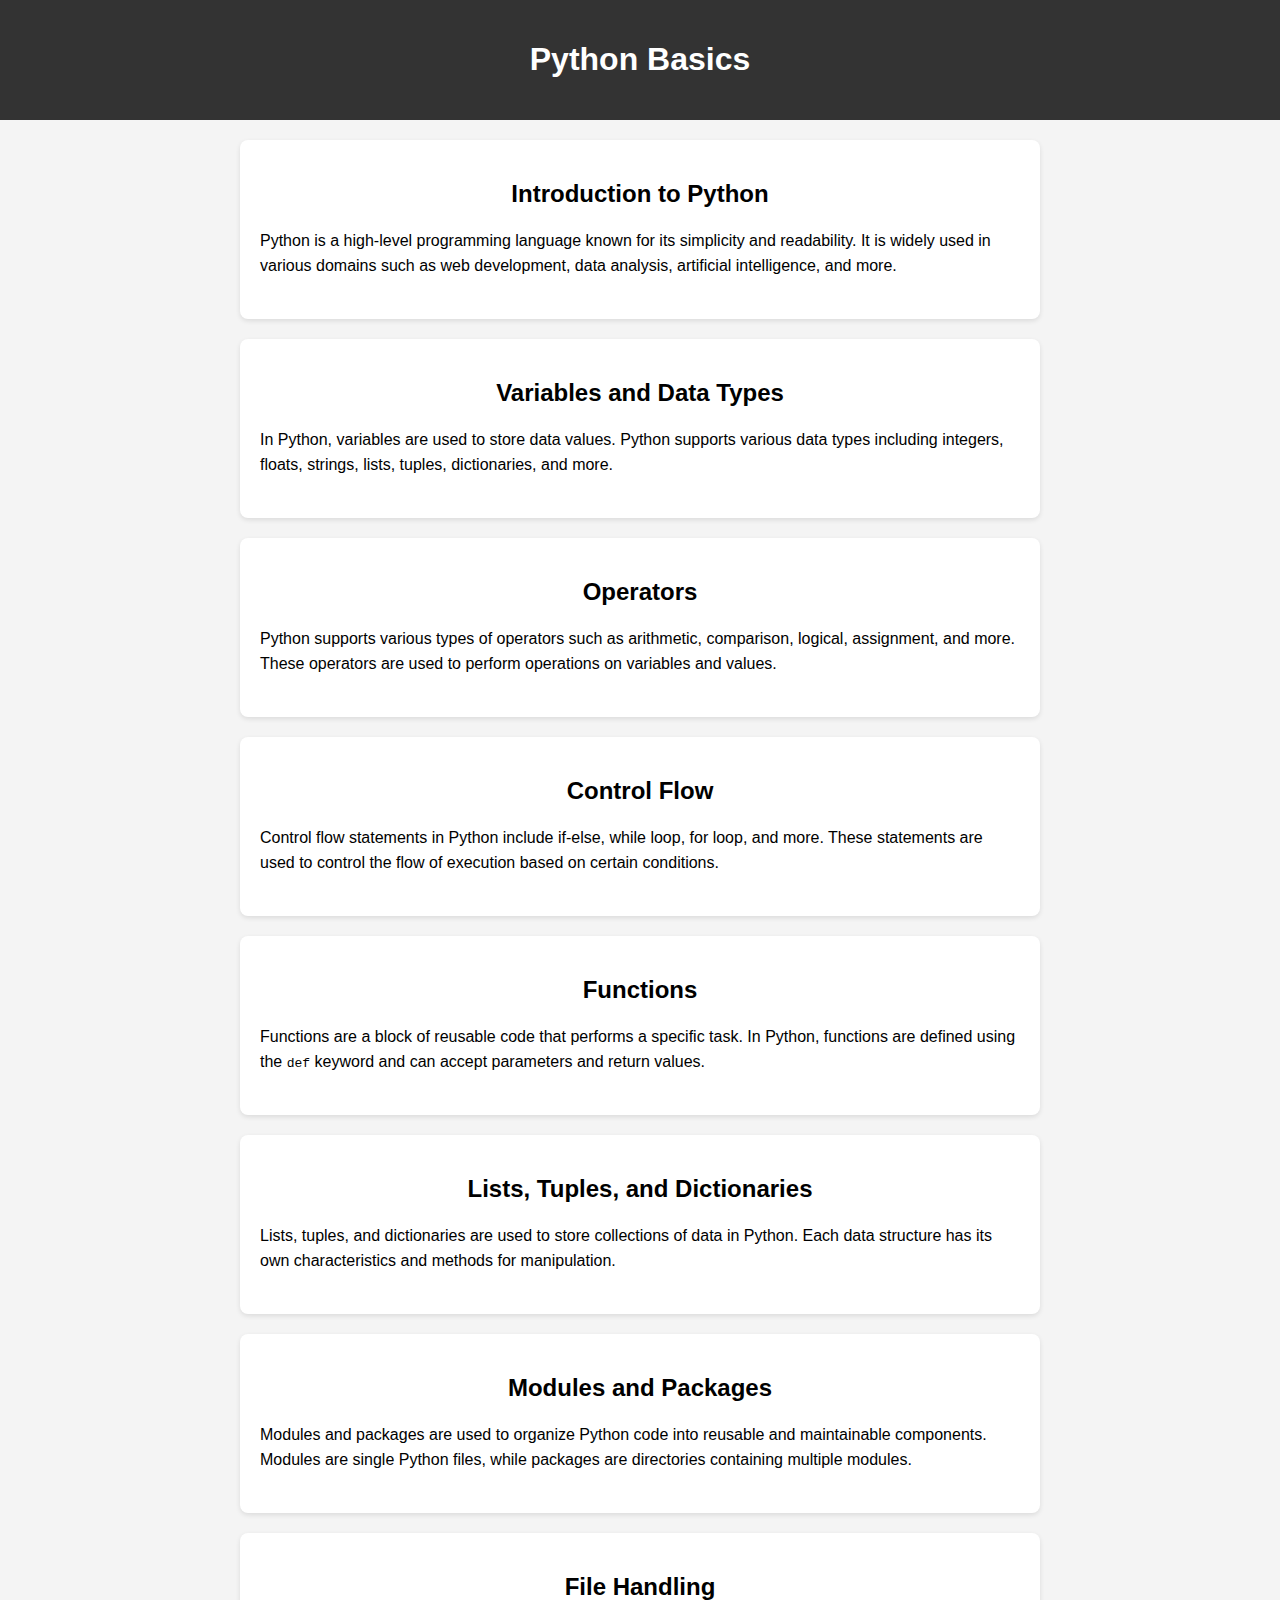
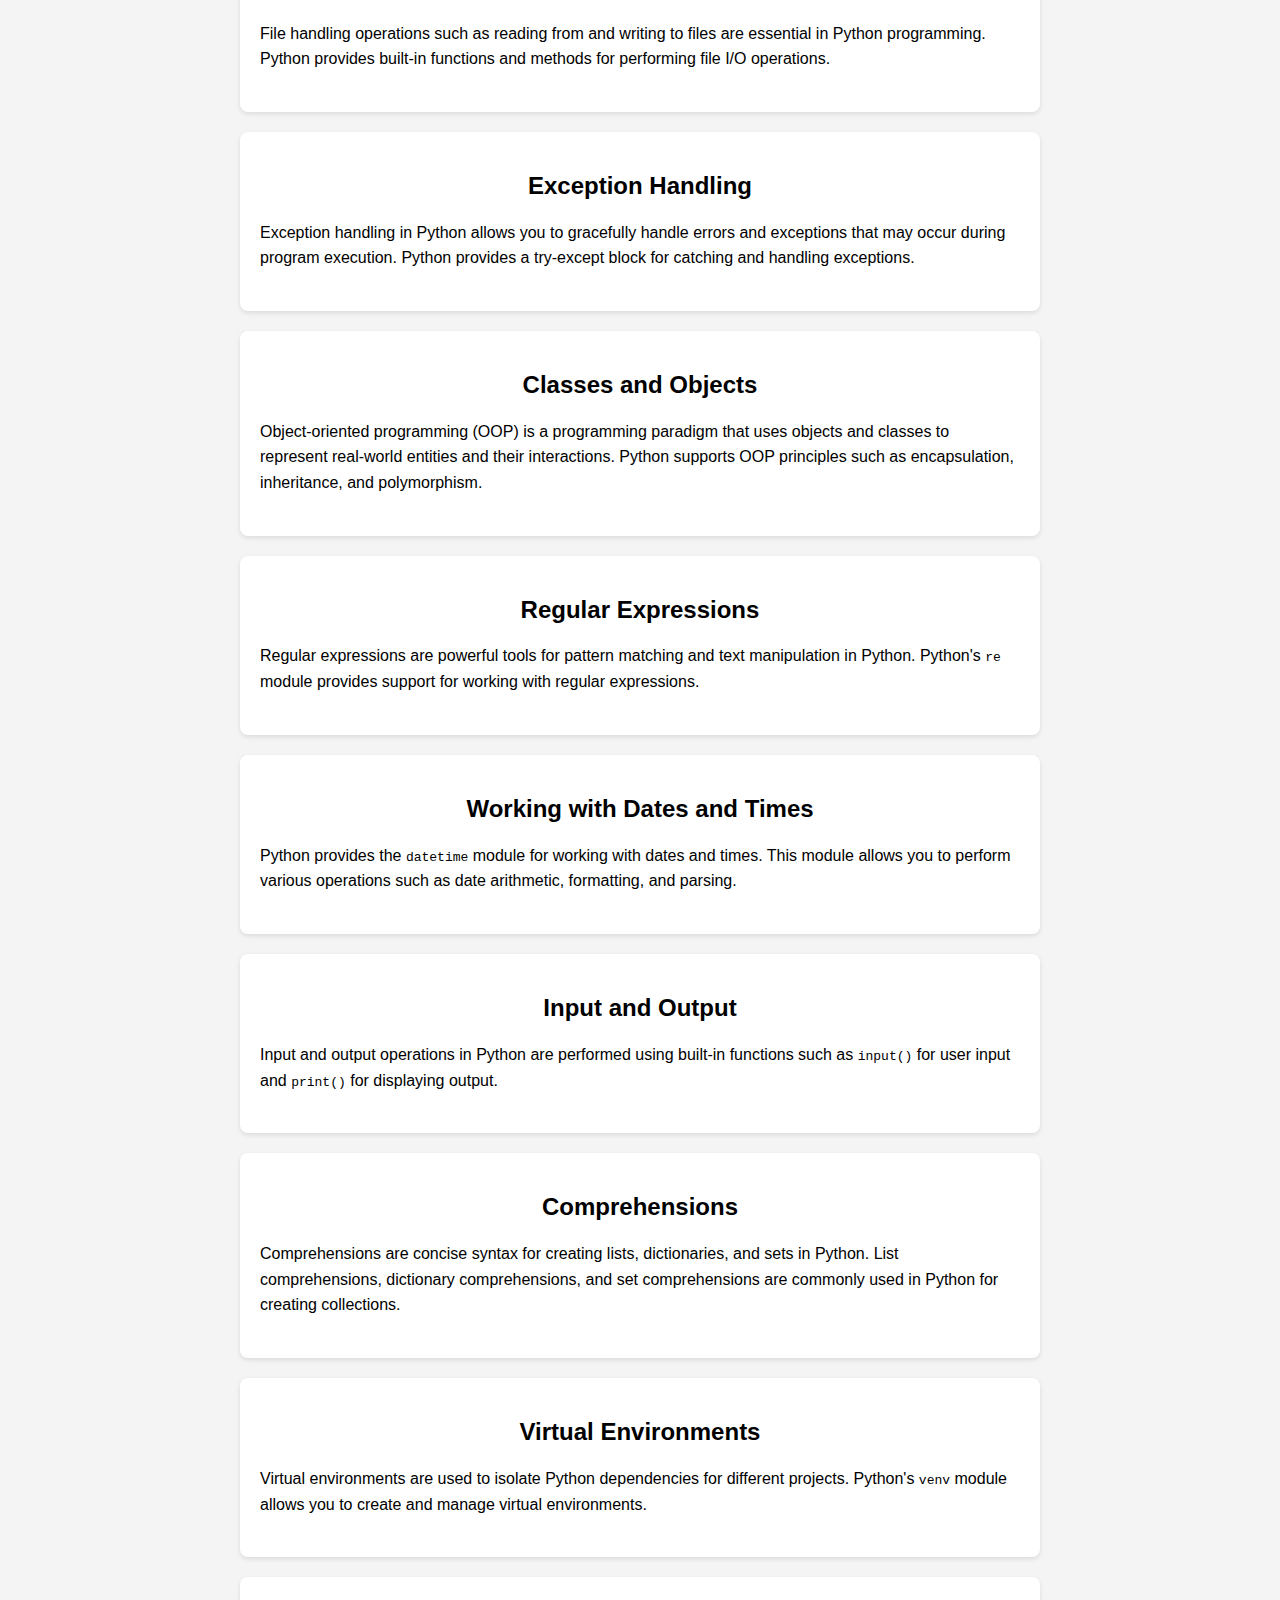
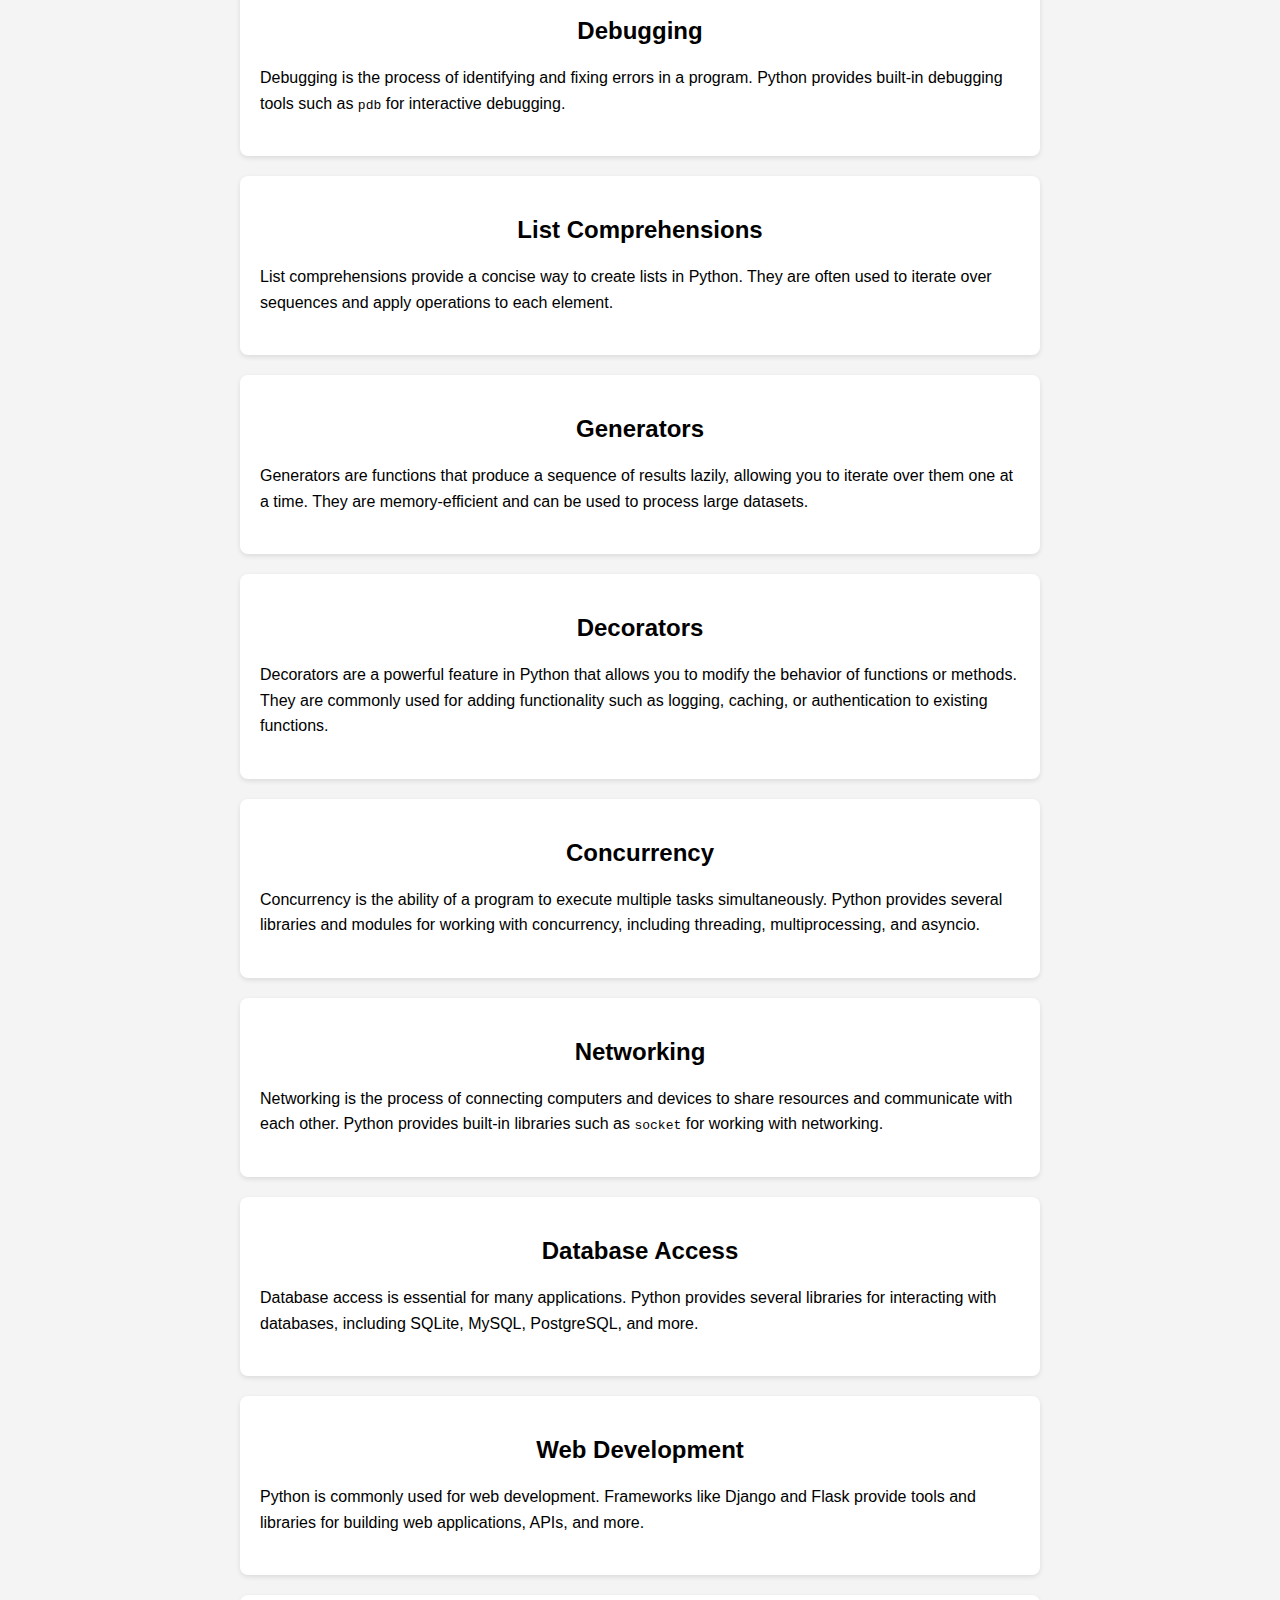
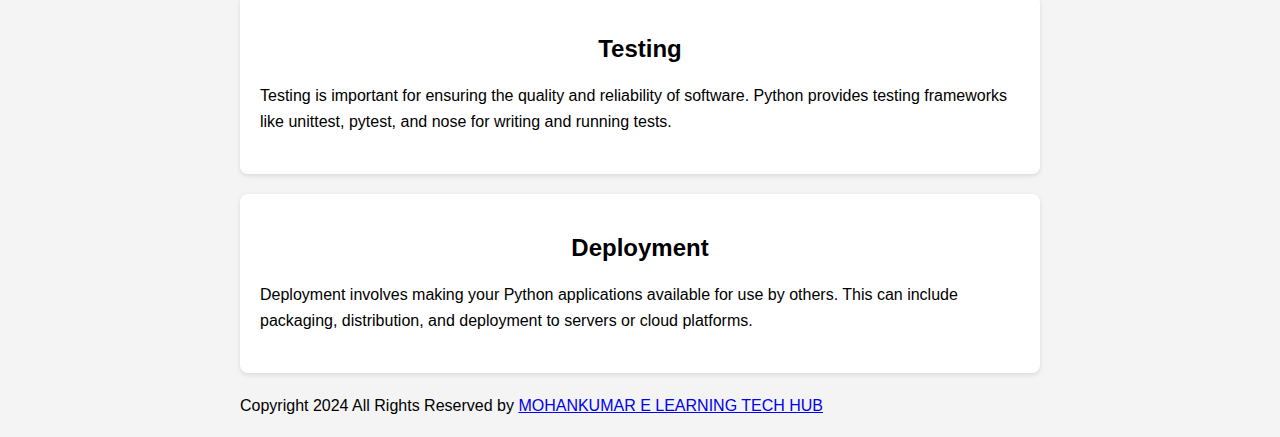
<file: MOHANKUMAR E LEARNING TECH HUB/freepython.html>
<!DOCTYPE html>
<html lang="en">
<head>
    <meta charset="UTF-8">
    <meta name="viewport" content="width=device-width, initial-scale=1.0">
    <title>Python Basics</title>
    <style>
        body {
            font-family: Arial, sans-serif;
            margin: 0;
            padding: 0;
            background-color: #f4f4f4;
        }

        header {
            background-color: #333;
            color: #fff;
            padding: 20px 0;
            text-align: center;
        }

        .container {
            max-width: 800px;
            margin: 20px auto;
            padding: 0 20px;
        }

        h1, h2 {
            text-align: center;
        }

        p {
            line-height: 1.6;
            margin-bottom: 20px;
        }

        .section {
            background-color: #fff;
            padding: 20px;
            border-radius: 8px;
            box-shadow: 0 2px 5px rgba(0, 0, 0, 0.1);
            margin-bottom: 20px;
        }

        footer {
            background-color: #333;
            color: #fff;
            padding: 10px 0;
            text-align: center;
            position: fixed;
            bottom: 0;
            width: 100%;
        }
    </style>
</head>
<body>
    <header>
        <h1>Python Basics</h1>
    </header>

    <div class="container">
        <div class="section">
            <h2>Introduction to Python</h2>
            <p>Python is a high-level programming language known for its simplicity and readability. It is widely used in various domains such as web development, data analysis, artificial intelligence, and more.</p>
            <!-- Add more content here -->
        </div>

        <div class="section">
            <h2>Variables and Data Types</h2>
            <p>In Python, variables are used to store data values. Python supports various data types including integers, floats, strings, lists, tuples, dictionaries, and more.</p>
            <!-- Add more content here -->
        </div>

        <div class="section">
            <h2>Operators</h2>
            <p>Python supports various types of operators such as arithmetic, comparison, logical, assignment, and more. These operators are used to perform operations on variables and values.</p>
            <!-- Add more content here -->
        </div>

        <div class="section">
            <h2>Control Flow</h2>
            <p>Control flow statements in Python include if-else, while loop, for loop, and more. These statements are used to control the flow of execution based on certain conditions.</p>
            <!-- Add more content here -->
        </div>

        <div class="section">
            <h2>Functions</h2>
            <p>Functions are a block of reusable code that performs a specific task. In Python, functions are defined using the <code>def</code> keyword and can accept parameters and return values.</p>
            <!-- Add more content here -->
        </div>

        <div class="section">
            <h2>Lists, Tuples, and Dictionaries</h2>
            <p>Lists, tuples, and dictionaries are used to store collections of data in Python. Each data structure has its own characteristics and methods for manipulation.</p>
            <!-- Add more content here -->
        </div>

        <div class="section">
            <h2>Modules and Packages</h2>
            <p>Modules and packages are used to organize Python code into reusable and maintainable components. Modules are single Python files, while packages are directories containing multiple modules.</p>
            <!-- Add more content here -->
        </div>

        <div class="section">
            <h2>File Handling</h2>
            <p>File handling operations such as reading from and writing to files are essential in Python programming. Python provides built-in functions and methods for performing file I/O operations.</p>
            <!-- Add more content here -->
        </div>

        <div class="section">
            <h2>Exception Handling</h2>
            <p>Exception handling in Python allows you to gracefully handle errors and exceptions that may occur during program execution. Python provides a try-except block for catching and handling exceptions.</p>
            <!-- Add more content here -->
        </div>

        <div class="section">
            <h2>Classes and Objects</h2>
            <p>Object-oriented programming (OOP) is a programming paradigm that uses objects and classes to represent real-world entities and their interactions. Python supports OOP principles such as encapsulation, inheritance, and polymorphism.</p>
            <!-- Add more content here -->
        </div>

        <div class="section">
            <h2>Regular Expressions</h2>
            <p>Regular expressions are powerful tools for pattern matching and text manipulation in Python. Python's <code>re</code> module provides support for working with regular expressions.</p>
            <!-- Add more content here -->
        </div>

        <div class="section">
            <h2>Working with Dates and Times</h2>
            <p>Python provides the <code>datetime</code> module for working with dates and times. This module allows you to perform various operations such as date arithmetic, formatting, and parsing.</p>
            <!-- Add more content here -->
        </div>

        <div class="section">
            <h2>Input and Output</h2>
            <p>Input and output operations in Python are performed using built-in functions such as <code>input()</code> for user input and <code>print()</code> for displaying output.</p>
            <!-- Add more content here -->
        </div>

        <div class="section">
            <h2>Comprehensions</h2>
            <p>Comprehensions are concise syntax for creating lists, dictionaries, and sets in Python. List comprehensions, dictionary comprehensions, and set comprehensions are commonly used in Python for creating collections.</p>
            <!-- Add more content here -->
        </div>

        <div class="section">
            <h2>Virtual Environments</h2>
            <p>Virtual environments are used to isolate Python dependencies for different projects. Python's <code>venv</code> module allows you to create and manage virtual environments.</p>
            <!-- Add more content here -->
        </div>

        <div class="section">
            <h2>Debugging</h2>
            <p>Debugging is the process of identifying and fixing errors in a program. Python provides built-in debugging tools such as <code>pdb</code> for interactive debugging.</p>
            <!-- Add more content here -->
        </div>


        <div class="section">
            <h2>List Comprehensions</h2>
            <p>List comprehensions provide a concise way to create lists in Python. They are often used to iterate over sequences and apply operations to each element.</p>
            <!-- Add more content here -->
        </div>

        <div class="section">
            <h2>Generators</h2>
            <p>Generators are functions that produce a sequence of results lazily, allowing you to iterate over them one at a time. They are memory-efficient and can be used to process large datasets.</p>
            <!-- Add more content here -->
        </div>

        <div class="section">
            <h2>Decorators</h2>
            <p>Decorators are a powerful feature in Python that allows you to modify the behavior of functions or methods. They are commonly used for adding functionality such as logging, caching, or authentication to existing functions.</p>
            <!-- Add more content here -->
        </div>

        <div class="section">
            <h2>Concurrency</h2>
            <p>Concurrency is the ability of a program to execute multiple tasks simultaneously. Python provides several libraries and modules for working with concurrency, including threading, multiprocessing, and asyncio.</p>
            <!-- Add more content here -->
        </div>

        <div class="section">
            <h2>Networking</h2>
            <p>Networking is the process of connecting computers and devices to share resources and communicate with each other. Python provides built-in libraries such as <code>socket</code> for working with networking.</p>
            <!-- Add more content here -->
        </div>

        <div class="section">
            <h2>Database Access</h2>
            <p>Database access is essential for many applications. Python provides several libraries for interacting with databases, including SQLite, MySQL, PostgreSQL, and more.</p>
            <!-- Add more content here -->
        </div>

        <div class="section">
            <h2>Web Development</h2>
            <p>Python is commonly used for web development. Frameworks like Django and Flask provide tools and libraries for building web applications, APIs, and more.</p>
            <!-- Add more content here -->
        </div>

        <div class="section">
            <h2>Testing</h2>
            <p>Testing is important for ensuring the quality and reliability of software. Python provides testing frameworks like unittest, pytest, and nose for writing and running tests.</p>
            <!-- Add more content here -->
        </div>

        <div class="section">
            <h2>Deployment</h2>
            <p>Deployment involves making your Python applications available for use by others. This can include packaging, distribution, and deployment to servers or cloud platforms.</p>
            <!-- Add more content here -->
        </div>
        
        <!-- Add more sections as needed -->

    </div>

        <!-- More sections -->

    </div>

    <div class="footer-bottom">
        <div class="container">
  
          <p class="copyright">
            Copyright 2024 All Rights Reserved by <a href="#" class="copyright-link">MOHANKUMAR E LEARNING TECH HUB</a>
          </p>
  
        </div>
      </div>
</body>
</html>
</file>
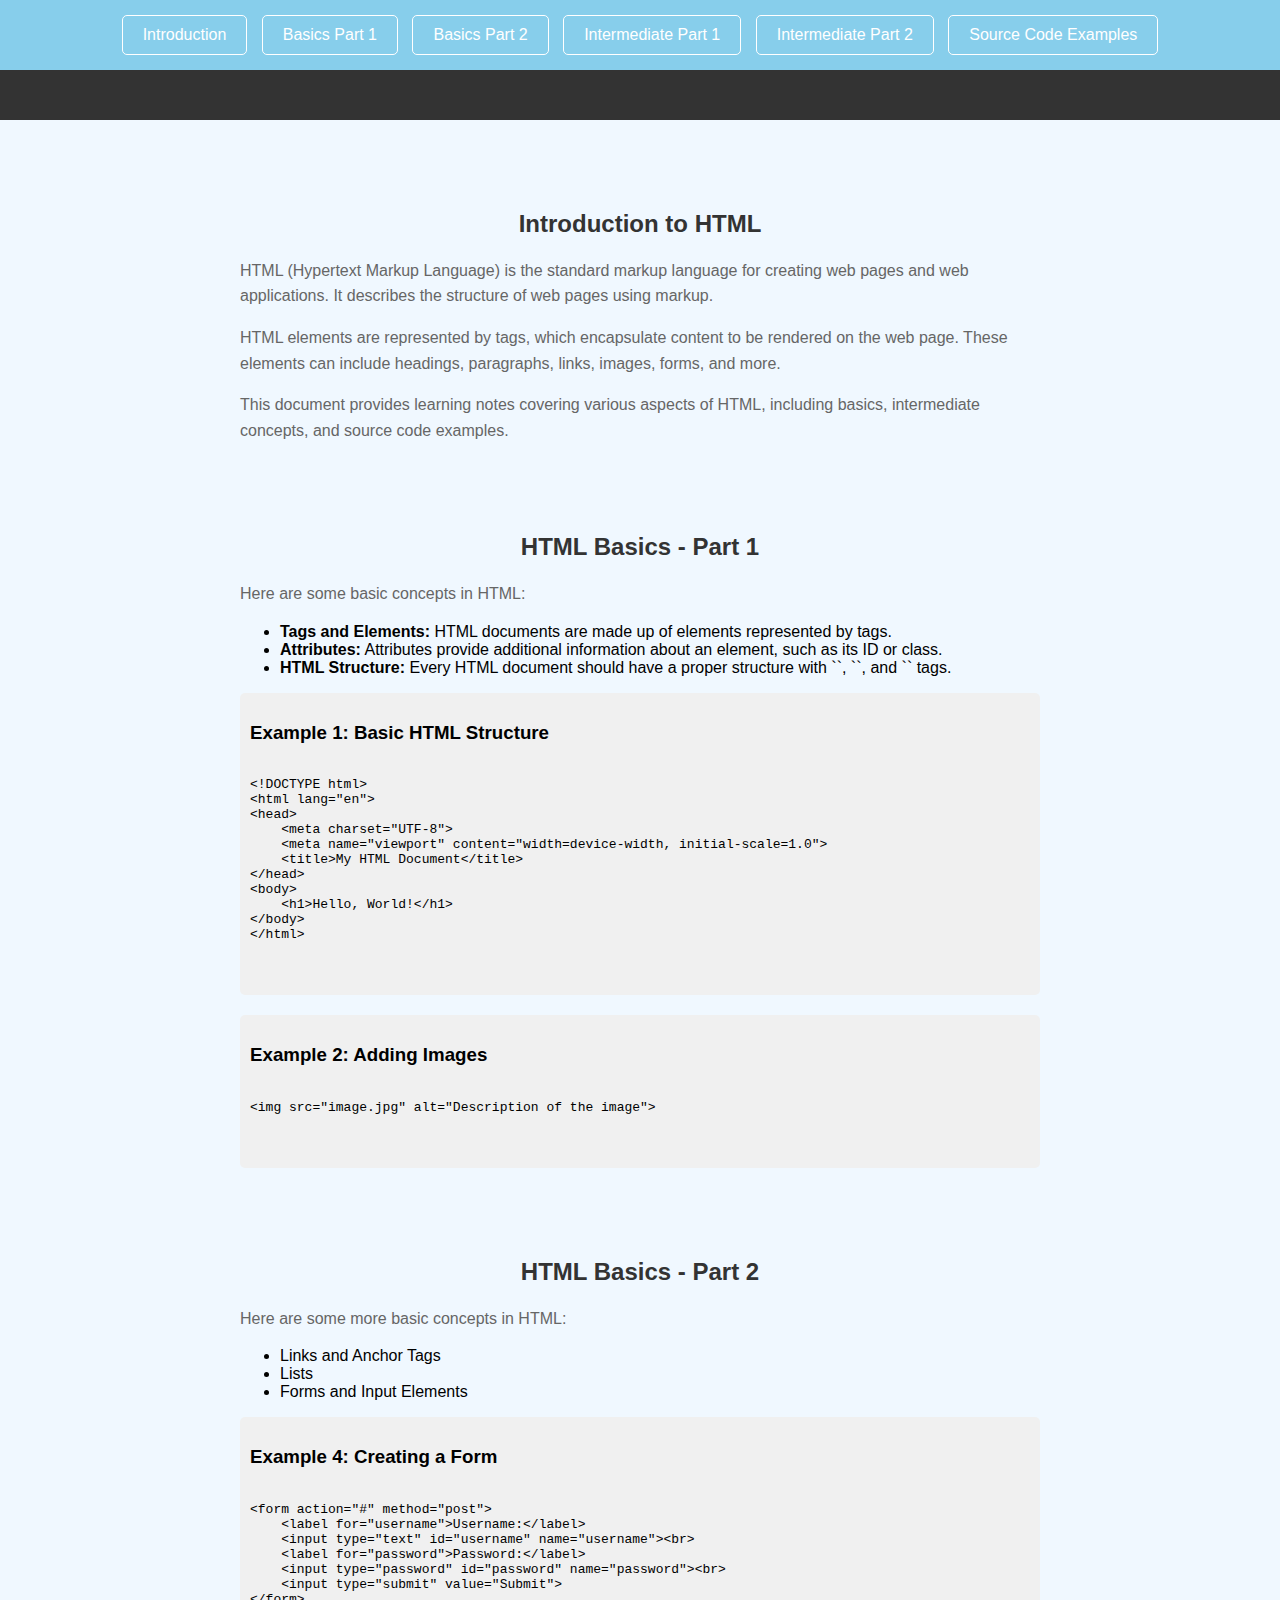
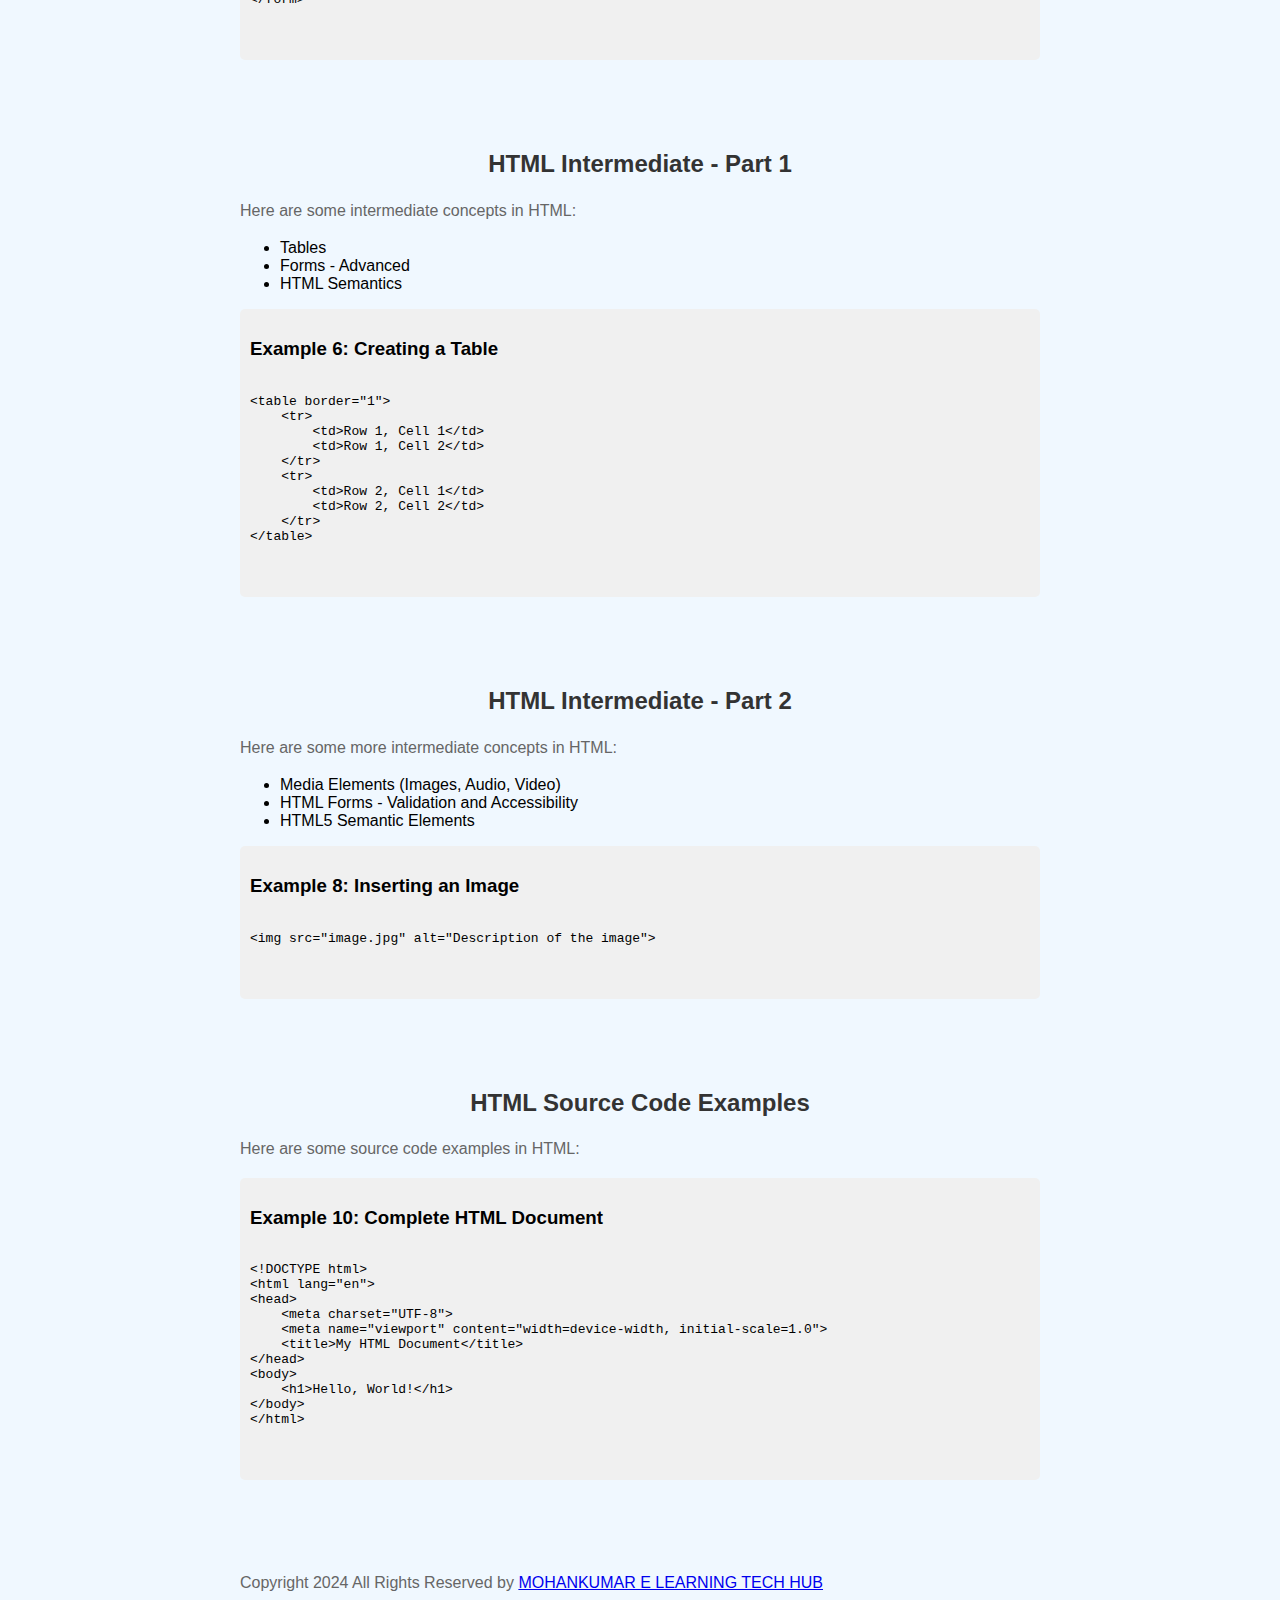
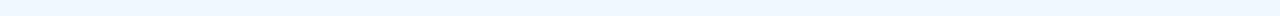
<file: MOHANKUMAR E LEARNING TECH HUB/htmllearn.html>
<!DOCTYPE html>
<html lang="en">
<head>
    <meta charset="UTF-8">
    <meta name="viewport" content="width=device-width, initial-scale=1.0">
    <title>HTML Learning Notes</title>
    <style>
        body {
            font-family: Arial, sans-serif;
            margin: 0;
            padding: 0;
            background-color: #f0f8ff; /* Light blue background */
        }
        header {
            background-color: #333;
            color: #fff;
            padding: 20px 0;
            text-align: center;
        }
        nav {
            background-color: #87ceeb; /* Light blue navigation bar */
            color: #fff;
            text-align: center;
            padding: 10px 0;
            position: fixed; /* Fixed position at the top */
            width: 100%; /* Full width */
            top: 0; /* Stick to the top */
            z-index: 1000; /* Ensure it's on top of other content */
        }
        nav a {
            color: #fff;
            text-decoration: none;
            padding: 10px 20px;
            display: inline-block;
            margin: 5px;
            border: 1px solid #fff; /* White border */
            border-radius: 5px; /* Rounded corners */
        }
        nav a:hover {
            text-decoration: underline;
        }
        .container {
            max-width: 800px;
            margin: 90px auto 20px; /* Adjust margin to accommodate fixed nav */
            padding: 0 20px;
        }
        h1, h2 {
            text-align: center;
            color: #333;
        }
        p {
            line-height: 1.6;
            color: #666;
        }
        .code {
            background-color: #f0f0f0; /* Light gray background */
            padding: 10px;
            margin-bottom: 20px;
            border-radius: 5px;
            overflow-x: auto;
        }
        .example {
            margin-bottom: 20px;
        }
    </style>
</head>
<body>
    <header>
        <h1>HTML Learning Notes</h1>
    </header>
    <nav>
        <a href="#introduction">Introduction</a>
        <a href="#basics1">Basics Part 1</a>
        <a href="#basics2">Basics Part 2</a>
        <a href="#intermediate1">Intermediate Part 1</a>
        <a href="#intermediate2">Intermediate Part 2</a>
        <a href="#sourcecode">Source Code Examples</a>
    </nav>
   <div class="container" id="introduction">
        <h2>Introduction to HTML</h2>
        <p>HTML (Hypertext Markup Language) is the standard markup language for creating web pages and web applications. It describes the structure of web pages using markup.</p>
        <p>HTML elements are represented by tags, which encapsulate content to be rendered on the web page. These elements can include headings, paragraphs, links, images, forms, and more.</p>
        <p>This document provides learning notes covering various aspects of HTML, including basics, intermediate concepts, and source code examples.</p>
    </div>

    <div class="container" id="basics1">
        <h2>HTML Basics - Part 1</h2>
        <p>Here are some basic concepts in HTML:</p>
        <ul>
            <li><strong>Tags and Elements:</strong> HTML documents are made up of elements represented by tags.</li>
            <li><strong>Attributes:</strong> Attributes provide additional information about an element, such as its ID or class.</li>
            <li><strong>HTML Structure:</strong> Every HTML document should have a proper structure with `<html>`, `<head>`, and `<body>` tags.</li>
        </ul>

        <div class="code">
            <h3>Example 1: Basic HTML Structure</h3>
            <pre>
                <code>
&lt;!DOCTYPE html&gt;
&lt;html lang="en"&gt;
&lt;head&gt;
    &lt;meta charset="UTF-8"&gt;
    &lt;meta name="viewport" content="width=device-width, initial-scale=1.0"&gt;
    &lt;title&gt;My HTML Document&lt;/title&gt;
&lt;/head&gt;
&lt;body&gt;
    &lt;h1&gt;Hello, World!&lt;/h1&gt;
&lt;/body&gt;
&lt;/html&gt;
                </code>
            </pre>
        </div>

        <div class="code">
            <h3>Example 2: Adding Images</h3>
            <pre>
                <code>
&lt;img src="image.jpg" alt="Description of the image"&gt;
                </code>
            </pre>
        </div>
    </div>

    <div class="container" id="basics2">
        <h2>HTML Basics - Part 2</h2>
        <p>Here are some more basic concepts in HTML:</p>
        <ul>
            <li>Links and Anchor Tags</li>
            <li>Lists</li>
            <li>Forms and Input Elements</li>
        </ul>

        <div class="code">
            <h3>Example 4: Creating a Form</h3>
            <pre>
                <code>
&lt;form action="#" method="post"&gt;
    &lt;label for="username"&gt;Username:&lt;/label&gt;
    &lt;input type="text" id="username" name="username"&gt;&lt;br&gt;
    &lt;label for="password"&gt;Password:&lt;/label&gt;
    &lt;input type="password" id="password" name="password"&gt;&lt;br&gt;
    &lt;input type="submit" value="Submit"&gt;
&lt;/form&gt;
                </code>
            </pre>
        </div>
    </div>

    <div class="container" id="intermediate1">
        <h2>HTML Intermediate - Part 1</h2>
        <p>Here are some intermediate concepts in HTML:</p>
        <ul>
            <li>Tables</li>
            <li>Forms - Advanced</li>
            <li>HTML Semantics</li>
        </ul>

        <div class="code">
            <h3>Example 6: Creating a Table</h3>
            <pre>
                <code>
&lt;table border="1"&gt;
    &lt;tr&gt;
        &lt;td&gt;Row 1, Cell 1&lt;/td&gt;
        &lt;td&gt;Row 1, Cell 2&lt;/td&gt;
    &lt;/tr&gt;
    &lt;tr&gt;
        &lt;td&gt;Row 2, Cell 1&lt;/td&gt;
        &lt;td&gt;Row 2, Cell 2&lt;/td&gt;
    &lt;/tr&gt;
&lt;/table&gt;
                </code>
            </pre>
        </div>
    </div>

    <div class="container" id="intermediate2">
        <h2>HTML Intermediate - Part 2</h2>
        <p>Here are some more intermediate concepts in HTML:</p>
        <ul>
            <li>Media Elements (Images, Audio, Video)</li>
            <li>HTML Forms - Validation and Accessibility</li>
            <li>HTML5 Semantic Elements</li>
        </ul>

        <div class="code">
            <h3>Example 8: Inserting an Image</h3>
            <pre>
                <code>
&lt;img src="image.jpg" alt="Description of the image"&gt;
                </code>
            </pre>
        </div>
    </div>

    <div class="container" id="sourcecode">
        <h2>HTML Source Code Examples</h2>
        <p>Here are some source code examples in HTML:</p>

        <div class="code">
            <h3>Example 10: Complete HTML Document</h3>
            <pre>
                <code>
&lt;!DOCTYPE html&gt;
&lt;html lang="en"&gt;
&lt;head&gt;
    &lt;meta charset="UTF-8"&gt;
    &lt;meta name="viewport" content="width=device-width, initial-scale=1.0"&gt;
    &lt;title&gt;My HTML Document&lt;/title&gt;
&lt;/head&gt;
&lt;body&gt;
    &lt;h1&gt;Hello, World!&lt;/h1&gt;
&lt;/body&gt;
&lt;/html&gt;
                </code>
            </pre>
        </div>
    </div>
    <div class="footer-bottom">
        <div class="container">
  
          <p class="copyright">
            Copyright 2024 All Rights Reserved by <a href="#" class="copyright-link">MOHANKUMAR E LEARNING TECH HUB</a>
          </p>
  
        </div>
      </div>
</body>
</html>
</file>
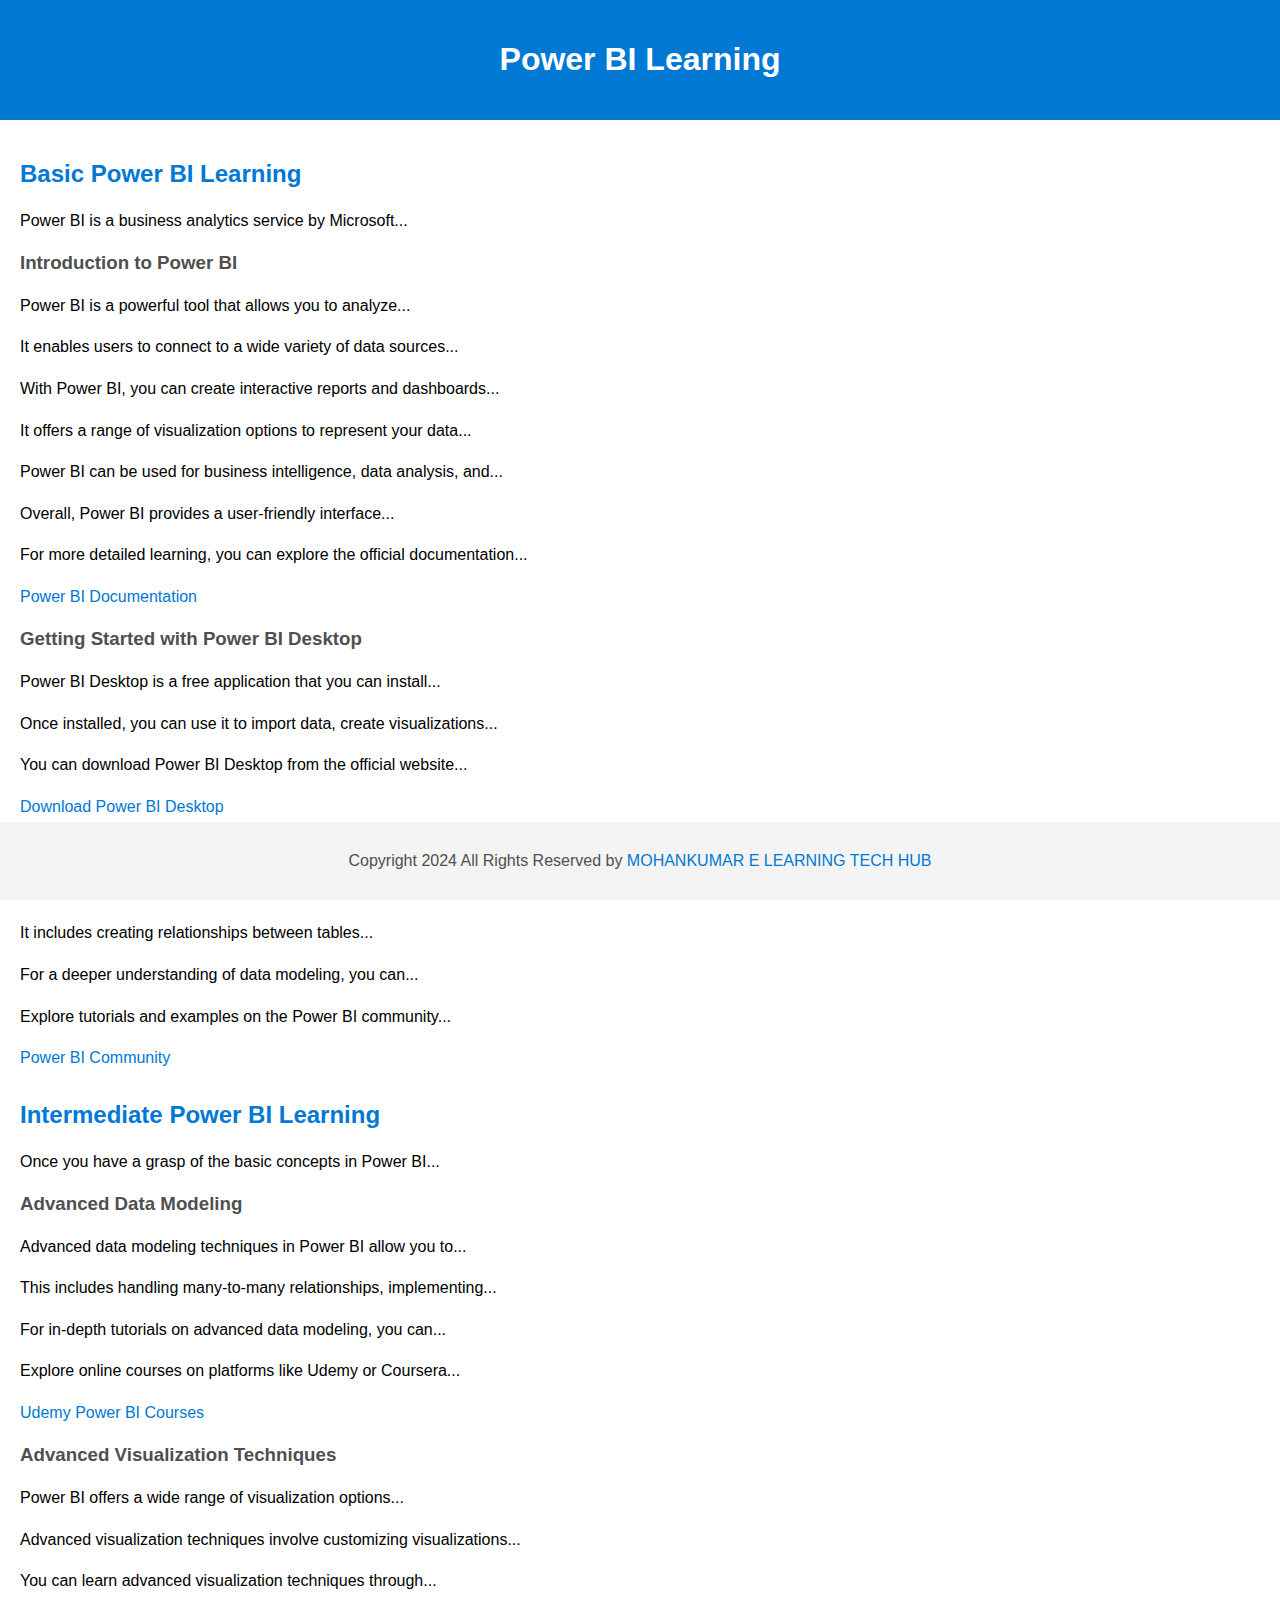
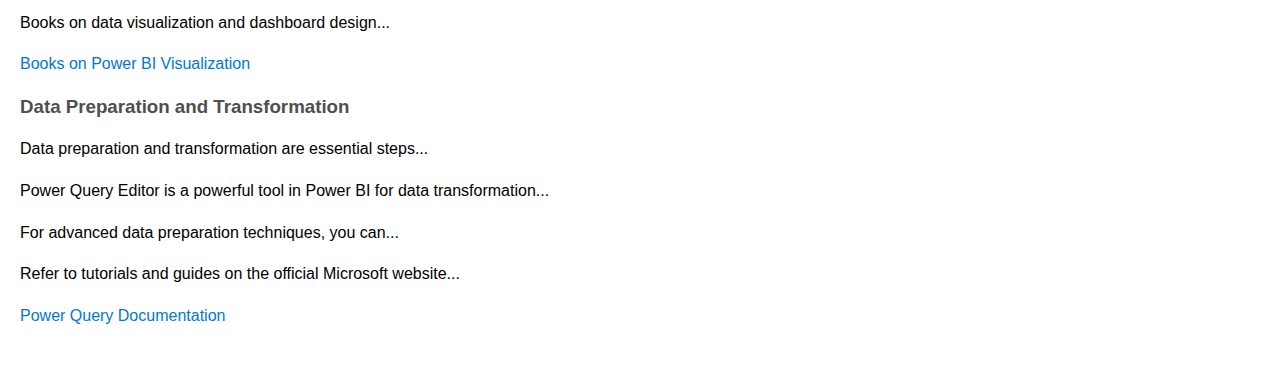
<file: MOHANKUMAR E LEARNING TECH HUB/powerbi.html>
<!DOCTYPE html>
<html lang="en">
<head>
    <meta charset="UTF-8">
    <meta name="viewport" content="width=device-width, initial-scale=1.0">
    <title>Power BI Learning</title>
    <style>
        body {
            font-family: Arial, sans-serif;
            margin: 0;
            padding: 0;
        }
        header {
            background-color: #0078D4;
            color: #FFFFFF;
            text-align: center;
            padding: 20px 0;
        }
        main {
            padding: 20px;
        }
        section {
            margin-bottom: 30px;
        }
        h2 {
            color: #0078D4;
        }
        h3 {
            color: #4F4F4F;
        }
        p {
            line-height: 1.6;
        }
        a {
            color: #0078D4;
            text-decoration: none;
        }
        a:hover {
            text-decoration: underline;
        }
        footer {
            background-color: #F4F4F4;
            color: #4F4F4F;
            text-align: center;
            padding: 10px 0;
            position: fixed;
            bottom: 0;
            width: 100%;
        }
    </style>
</head>
<body>
    <header>
        <h1>Power BI Learning</h1>
    </header>
    <main>
        <section>
            <h2>Basic Power BI Learning</h2>
            <p>Power BI is a business analytics service by Microsoft...</p>

            <h3>Introduction to Power BI</h3>
            <p>Power BI is a powerful tool that allows you to analyze...</p>
            <p>It enables users to connect to a wide variety of data sources...</p>
            <p>With Power BI, you can create interactive reports and dashboards...</p>
            <p>It offers a range of visualization options to represent your data...</p>
            <p>Power BI can be used for business intelligence, data analysis, and...</p>
            <p>Overall, Power BI provides a user-friendly interface...</p>
            <p>For more detailed learning, you can explore the official documentation...</p>
            <p><a href="https://docs.microsoft.com/en-us/power-bi/">Power BI Documentation</a></p>

            <h3>Getting Started with Power BI Desktop</h3>
            <p>Power BI Desktop is a free application that you can install...</p>
            <p>Once installed, you can use it to import data, create visualizations...</p>
            <p>You can download Power BI Desktop from the official website...</p>
            <p><a href="https://powerbi.microsoft.com/en-us/desktop/">Download Power BI Desktop</a></p>

            <h3>Data Modeling in Power BI</h3>
            <p>Data modeling in Power BI involves structuring your data...</p>
            <p>It includes creating relationships between tables...</p>
            <p>For a deeper understanding of data modeling, you can...</p>
            <p>Explore tutorials and examples on the Power BI community...</p>
            <p><a href="https://community.powerbi.com/">Power BI Community</a></p>

            <!-- Additional sections for basic topics -->
        </section>

        <section>
            <h2>Intermediate Power BI Learning</h2>
            <p>Once you have a grasp of the basic concepts in Power BI...</p>

            <h3>Advanced Data Modeling</h3>
            <p>Advanced data modeling techniques in Power BI allow you to...</p>
            <p>This includes handling many-to-many relationships, implementing...</p>
            <p>For in-depth tutorials on advanced data modeling, you can...</p>
            <p>Explore online courses on platforms like Udemy or Coursera...</p>
            <p><a href="https://www.udemy.com/courses/search/?q=power+bi">Udemy Power BI Courses</a></p>

            <h3>Advanced Visualization Techniques</h3>
            <p>Power BI offers a wide range of visualization options...</p>
            <p>Advanced visualization techniques involve customizing visualizations...</p>
            <p>You can learn advanced visualization techniques through...</p>
            <p>Books on data visualization and dashboard design...</p>
            <p><a href="https://www.amazon.com/s?k=power+bi+visualization">Books on Power BI Visualization</a></p>

            <h3>Data Preparation and Transformation</h3>
            <p>Data preparation and transformation are essential steps...</p>
            <p>Power Query Editor is a powerful tool in Power BI for data transformation...</p>
            <p>For advanced data preparation techniques, you can...</p>
            <p>Refer to tutorials and guides on the official Microsoft website...</p>
            <p><a href="https://docs.microsoft.com/en-us/power-query/">Power Query Documentation</a></p>

            <!-- Additional sections for intermediate topics -->
        </section>
    </main>
    <footer>
        <div class="footer-bottom">
            <div class="container">
      
              <p class="copyright">
                Copyright 2024 All Rights Reserved by <a href="#" class="copyright-link">MOHANKUMAR E LEARNING TECH HUB</a>
              </p>
      
            </div>
          </div>
    </footer>
</body>
</html>
</file>
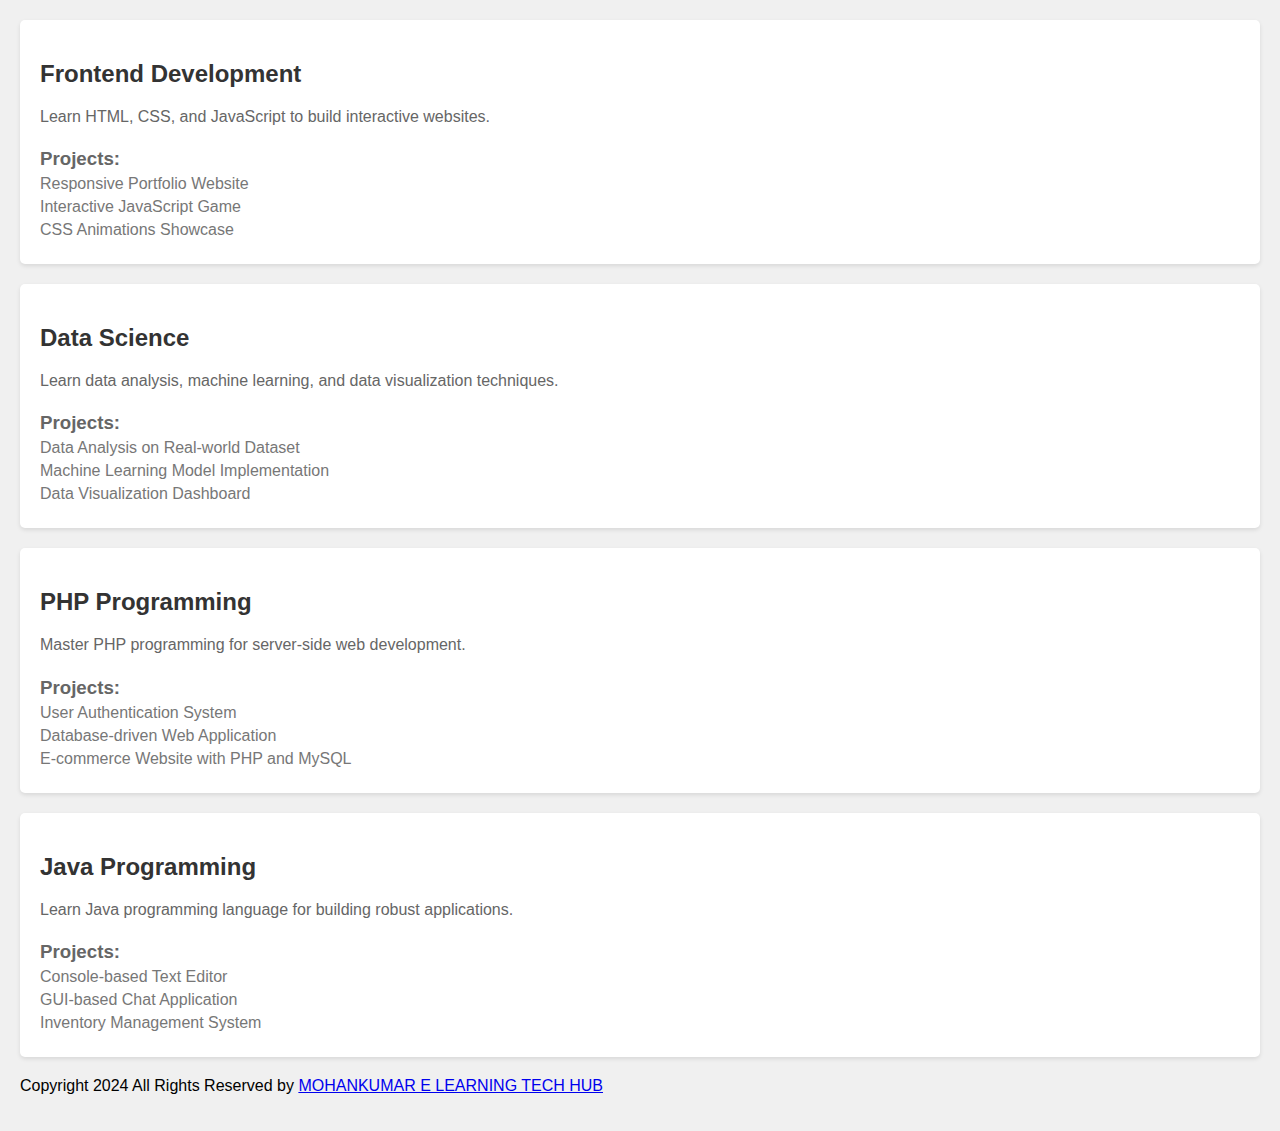
<file: MOHANKUMAR E LEARNING TECH HUB/program.html>
<!DOCTYPE html>
<html lang="en">
<head>
    <meta charset="UTF-8">
    <meta name="viewport" content="width=device-width, initial-scale=1.0">
    <title>Courses</title>
    <style>
        body {
            font-family: Arial, sans-serif;
            margin: 0;
            padding: 20px;
            background-color: #f0f0f0;
        }

        .course {
            background-color: #fff;
            border-radius: 5px;
            padding: 20px;
            margin-bottom: 20px;
            box-shadow: 0 2px 4px rgba(0,0,0,0.1);
        }

        .course h2 {
            color: #333;
            margin-bottom: 10px;
        }

        .course h3 {
            color: #666;
            margin-bottom: 5px;
        }

        .course p {
            color: #666;
            line-height: 1.6;
        }

        .course ul {
            list-style-type: none;
            margin: 0;
            padding: 0;
        }

        .course li {
            color: #777;
            margin-bottom: 5px;
        }
    </style>
</head>
<body>
    <div class="course">
        <h2>Frontend Development</h2>
        <p>Learn HTML, CSS, and JavaScript to build interactive websites.</p>
        <h3>Projects:</h3>
        <ul>
            <li>Responsive Portfolio Website</li>
            <li>Interactive JavaScript Game</li>
            <li>CSS Animations Showcase</li>
        </ul>
    </div>
    <div class="course">
        <h2>Data Science</h2>
        <p>Learn data analysis, machine learning, and data visualization techniques.</p>
        <h3>Projects:</h3>
        <ul>
            <li>Data Analysis on Real-world Dataset</li>
            <li>Machine Learning Model Implementation</li>
            <li>Data Visualization Dashboard</li>
        </ul>
    </div>
    <div class="course">
        <h2>PHP Programming</h2>
        <p>Master PHP programming for server-side web development.</p>
        <h3>Projects:</h3>
        <ul>
            <li>User Authentication System</li>
            <li>Database-driven Web Application</li>
            <li>E-commerce Website with PHP and MySQL</li>
        </ul>
    </div>
    <div class="course">
        <h2>Java Programming</h2>
        <p>Learn Java programming language for building robust applications.</p>
        <h3>Projects:</h3>
        <ul>
            <li>Console-based Text Editor</li>
            <li>GUI-based Chat Application</li>
            <li>Inventory Management System</li>
        </ul>
    </div>
    <div class="footer-bottom">
        <div class="container">
  
          <p class="copyright">
            Copyright 2024 All Rights Reserved by <a href="#" class="copyright-link">MOHANKUMAR E LEARNING TECH HUB</a>
          </p>
  
        </div>
      </div>
</body>

</html>
</file>
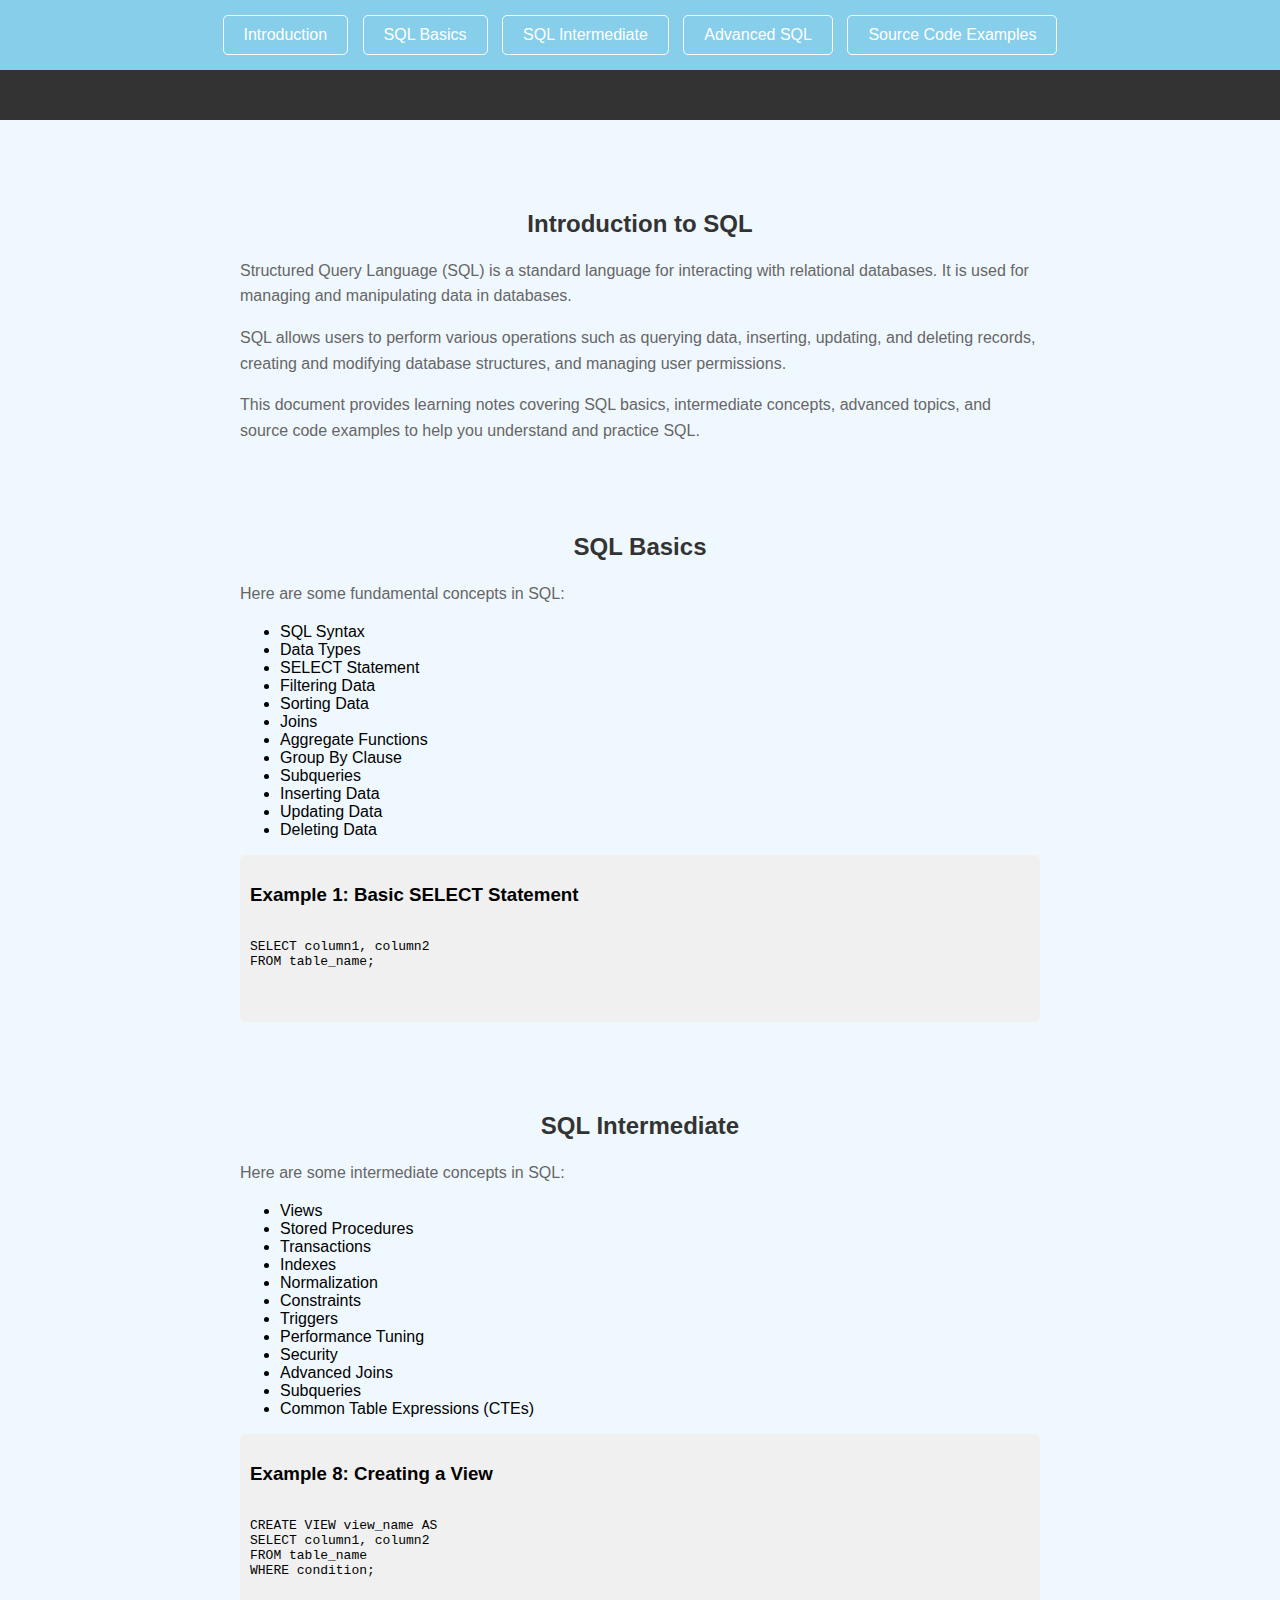
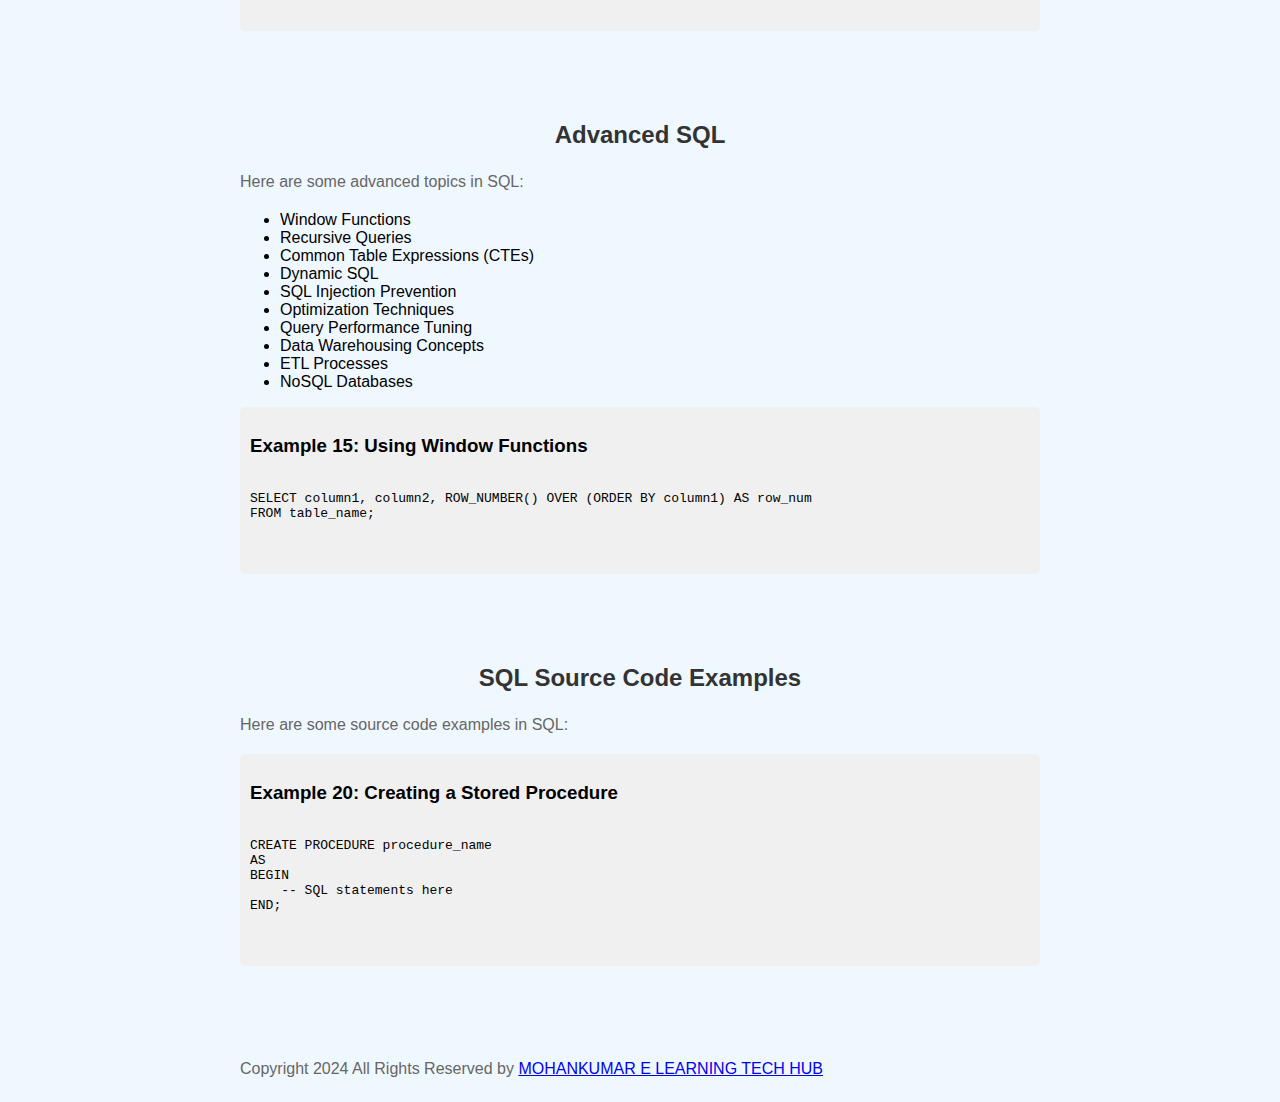
<file: MOHANKUMAR E LEARNING TECH HUB/sql learning.html>
<!DOCTYPE html>
<html lang="en">
<head>
    <meta charset="UTF-8">
    <meta name="viewport" content="width=device-width, initial-scale=1.0">
    <title>SQL Learning Notes</title>
    <style>
        body {
            font-family: Arial, sans-serif;
            margin: 0;
            padding: 0;
            background-color: #f0f8ff; /* Light blue background */
        }
        header {
            background-color: #333;
            color: #fff;
            padding: 20px 0;
            text-align: center;
        }
        nav {
            background-color: #87ceeb; /* Light blue navigation bar */
            color: #fff;
            text-align: center;
            padding: 10px 0;
            position: fixed; /* Fixed position at the top */
            width: 100%; /* Full width */
            top: 0; /* Stick to the top */
            z-index: 1000; /* Ensure it's on top of other content */
        }
        nav a {
            color: #fff;
            text-decoration: none;
            padding: 10px 20px;
            display: inline-block;
            margin: 5px;
            border: 1px solid #fff; /* White border */
            border-radius: 5px; /* Rounded corners */
        }
        nav a:hover {
            text-decoration: underline;
        }
        .container {
            max-width: 800px;
            margin: 90px auto 20px; /* Adjust margin to accommodate fixed nav */
            padding: 0 20px;
        }
        h1, h2 {
            text-align: center;
            color: #333;
        }
        p {
            line-height: 1.6;
            color: #666;
        }
        .code {
            background-color: #f0f0f0; /* Light gray background */
            padding: 10px;
            margin-bottom: 20px;
            border-radius: 5px;
            overflow-x: auto;
        }
        .example {
            margin-bottom: 20px;
        }
    </style>
</head>
<body>
    <header>
        <h1>SQL Learning Notes</h1>
    </header>
    <nav>
        <a href="#introduction">Introduction</a>
        <a href="#basics">SQL Basics</a>
        <a href="#intermediate">SQL Intermediate</a>
        <a href="#advanced">Advanced SQL</a>
        <a href="#sourcecode">Source Code Examples</a>
    </nav>

    <div class="container" id="introduction">
        <h2>Introduction to SQL</h2>
        <p>Structured Query Language (SQL) is a standard language for interacting with relational databases. It is used for managing and manipulating data in databases.</p>
        <p>SQL allows users to perform various operations such as querying data, inserting, updating, and deleting records, creating and modifying database structures, and managing user permissions.</p>
        <p>This document provides learning notes covering SQL basics, intermediate concepts, advanced topics, and source code examples to help you understand and practice SQL.</p>
    </div>

    <div class="container" id="basics">
        <h2>SQL Basics</h2>
        <p>Here are some fundamental concepts in SQL:</p>
        <ul>
            <li>SQL Syntax</li>
            <li>Data Types</li>
            <li>SELECT Statement</li>
            <li>Filtering Data</li>
            <li>Sorting Data</li>
            <li>Joins</li>
            <li>Aggregate Functions</li>
            <li>Group By Clause</li>
            <li>Subqueries</li>
            <li>Inserting Data</li>
            <li>Updating Data</li>
            <li>Deleting Data</li>
        </ul>

        <div class="code">
            <h3>Example 1: Basic SELECT Statement</h3>
            <pre>
                <code>
SELECT column1, column2
FROM table_name;
                </code>
            </pre>
        </div>

        <!-- Add more examples as needed -->
    </div>

    <div class="container" id="intermediate">
        <h2>SQL Intermediate</h2>
        <p>Here are some intermediate concepts in SQL:</p>
        <ul>
            <li>Views</li>
            <li>Stored Procedures</li>
            <li>Transactions</li>
            <li>Indexes</li>
            <li>Normalization</li>
            <li>Constraints</li>
            <li>Triggers</li>
            <li>Performance Tuning</li>
            <li>Security</li>
            <li>Advanced Joins</li>
            <li>Subqueries</li>
            <li>Common Table Expressions (CTEs)</li>
        </ul>

        <div class="code">
            <h3>Example 8: Creating a View</h3>
            <pre>
                <code>
CREATE VIEW view_name AS
SELECT column1, column2
FROM table_name
WHERE condition;
                </code>
            </pre>
        </div>

        <!-- Add more examples as needed -->
    </div>

    <div class="container" id="advanced">
        <h2>Advanced SQL</h2>
        <p>Here are some advanced topics in SQL:</p>
        <ul>
            <li>Window Functions</li>
            <li>Recursive Queries</li>
            <li>Common Table Expressions (CTEs)</li>
            <li>Dynamic SQL</li>
            <li>SQL Injection Prevention</li>
            <li>Optimization Techniques</li>
            <li>Query Performance Tuning</li>
            <li>Data Warehousing Concepts</li>
            <li>ETL Processes</li>
            <li>NoSQL Databases</li>
        </ul>

        <div class="code">
            <h3>Example 15: Using Window Functions</h3>
            <pre>
                <code>
SELECT column1, column2, ROW_NUMBER() OVER (ORDER BY column1) AS row_num
FROM table_name;
                </code>
            </pre>
        </div>

        <!-- Add more examples as needed -->
    </div>

    <div class="container" id="sourcecode">
        <h2>SQL Source Code Examples</h2>
        <p>Here are some source code examples in SQL:</p>

        <div class="code">
            <h3>Example 20: Creating a Stored Procedure</h3>
            <pre>
                <code>
CREATE PROCEDURE procedure_name
AS
BEGIN
    -- SQL statements here
END;
                </code>
            </pre>
        </div>

        <!-- Add more examples as needed -->
    </div>
    <div class="footer-bottom">
        <div class="container">
  
          <p class="copyright">
            Copyright 2024 All Rights Reserved by <a href="#" class="copyright-link">MOHANKUMAR E LEARNING TECH HUB</a>
          </p>
  
        </div>
      </div>
</body>
</html>
</file>
<file: MOHANKUMAR E LEARNING TECH HUB/mohan.css>
body {
            font-family: Arial, sans-serif;
            margin: 0;
            padding: 0;
            background-color: #f0f8ff; /* changed to a brighter shade */
        }
        header {
            background-color: #333;
            color: #fff;
            padding: 20px 0;
            text-align: center;
        }
        nav {
            background-color: #87ceeb; /* changed to a brighter shade */
            color: #fff;
            text-align: center;
            padding: 1px 0;
            position: fixed; /* fixed positioning */
            width: 100%; /* full width */
            top: 0; /* stick to the top */
            z-index: 1000; /* ensure it's on top of other content */
        }
        nav a {
            color: #fff;
            text-decoration: none;
            padding: 10px 20px;
            display: inline-block;
            margin: 5px;
            border: 1px solid #fff; /* added border */
            border-radius: 5px; /* added border-radius */
        }
        nav a:hover {
            text-decoration: underline;
        }
        .containers {
            max-width: 8000px;
            margin: 15px auto 20px; /* adjust margin to accommodate fixed nav */
            padding: 20px;
        }
        .container{
            text-align: center;
            padding: 350px;
            
        }
        h1, h2 {
            text-align: center;
            color: #333;
        }
        p {
            line-height: 1.6;
            color: #666;
        }
        .code {
            background-color: #f0f0f0;
            padding: 10px;
            margin-bottom: 20px;
            border-radius: 5px;
            overflow-x: auto;
        }
        .example {
            margin-bottom: 20px;
        }
        button {
            background-color: #007bff;
            color: #fff;
            border: none;
            padding: 10px 20px;
            font-size: 16px;
            cursor: pointer;
            border-radius: 5px;
            margin-bottom: 10px;
        }
        .definition {
            background-color: #f0f0f0;
            padding: 20px;
            border-radius: 5px;
        }
        footer {
            background-color: #333;
            color: #fff;
            text-align: center;
            padding: 10px 0;
        }
</file>
<file: MOHANKUMAR E LEARNING TECH HUB/free courses.css>
/*-----------------------------------*\
  #style.css
\*-----------------------------------*/

/**
 * copyright 2022 codewithsadee
 */





/*-----------------------------------*\
  #CUSTOM PROPERTY
\*-----------------------------------*/

:root {

    /**
     * colors
     */
  
    --selective-yellow: hsl(42, 94%, 55%);
    --eerie-black-1: hsl(0, 0%, 9%);
    --eerie-black-2: hsl(180, 3%, 7%);
    --quick-silver: hsl(0, 0%, 65%);
    --radical-red: hsl(351, 83%, 61%);
    --light-gray: hsl(0, 0%, 80%);
    --isabelline: hsl(36, 33%, 94%);
    --gray-x-11: hsl(0, 0%, 73%);
    --kappel_15: hsla(170, 75%, 41%, 0.15);
    --platinum: hsl(0, 0%, 90%);
    --gray-web: hsl(0, 0%, 50%);
    --black_80: hsla(0, 0%, 0%, 0.8);
    --white_50: hsla(0, 0%, 100%, 0.5);
    --black_50: hsla(0, 0%, 0%, 0.5);
    --black_30: hsla(0, 0%, 0%, 0.3);
    --kappel: hsl(170, 75%, 41%);
    --white: hsl(0, 0%, 100%);
  
    /**
     * gradient color
     */
  
    --gradient: linear-gradient(-90deg,hsl(151, 58%, 46%) 0%,hsl(170, 75%, 41%) 100%);
  
    /**
     * typography
     */
  
    --ff-league_spartan: 'League Spartan', sans-serif;
    --ff-poppins: 'Poppins', sans-serif; 
  
    --fs-1: 4.2rem;
    --fs-2: 3.2rem;
    --fs-3: 2.3rem;
    --fs-4: 1.8rem;
    --fs-5: 1.5rem;
    --fs-6: 1.4rem;
    --fs-7: 1.3rem;
  
    --fw-500: 500;
    --fw-600: 600;
  
    /**
     * spacing
     */
  
    --section-padding: 75px;
  
    /**
     * shadow
     */
  
    --shadow-1: 0 6px 15px 0 hsla(0, 0%, 0%, 0.05);
    --shadow-2: 0 10px 30px hsla(0, 0%, 0%, 0.06);
    --shadow-3: 0 10px 50px 0 hsla(220, 53%, 22%, 0.1);
  
    /**
     * radius
     */
  
    --radius-pill: 500px;
    --radius-circle: 50%;
    --radius-3: 3px;
    --radius-5: 5px;
    --radius-10: 10px;
  
    /**
     * transition
     */
  
    --transition-1: 0.25s ease;
    --transition-2: 0.5s ease;
    --cubic-in: cubic-bezier(0.51, 0.03, 0.64, 0.28);
    --cubic-out: cubic-bezier(0.33, 0.85, 0.4, 0.96);
  
  }
  
  
  
  
  
  /*-----------------------------------*\
    #RESET
  \*-----------------------------------*/
  
  *,
  *::before,
  *::after {
    margin: 0;
    padding: 0;
    box-sizing: border-box;
  }
  
  li { list-style: none; }
  
  a,
  img,
  span,
  data,
  input,
  button,
  ion-icon { display: block; }
  
  a {
    color: inherit;
    text-decoration: none;
  }
  
  img { height: auto; }
  
  input,
  button {
    background: none;
    border: none;
    font: inherit;
  }
  
  input { width: 100%; }
  
  button { cursor: pointer; }
  
  ion-icon { pointer-events: none; }
  
  address { font-style: normal; }
  
  html {
    font-family: var(--ff-poppins);
    font-size: 10px;
    scroll-behavior: smooth;
  }
  
  body {
    background-color: var(--white);
    color: var(--gray-web);
    font-size: 1.6rem;
    line-height: 1.75;
  }
  
  :focus-visible { outline-offset: 4px; }
  
  ::-webkit-scrollbar { width: 10px; }
  
  ::-webkit-scrollbar-track { background-color: hsl(0, 0%, 98%); }
  
  ::-webkit-scrollbar-thumb { background-color: hsl(0, 0%, 80%); }
  
  ::-webkit-scrollbar-thumb:hover { background-color: hsl(0, 0%, 70%); }
  
  
  
  
  
  /*-----------------------------------*\
    #REUSED STYLE
  \*-----------------------------------*/
  
  .container { padding-inline: 15px; }
  
  .section { padding-block: var(--section-padding); }
  
  .shape {
    position: absolute;
    display: none;
  }
  
  .has-bg-image {
    background-repeat: no-repeat;
    background-size: cover;
    background-position: center;
  }
  
  .h1,
  .h2,
  .h3 {
    color: var(--eerie-black-1);
    font-family: var(--ff-league_spartan);
    line-height: 1;
  }
  
  .h1,
  .h2 { font-weight: var(--fw-600); }
  
  .h1 { font-size: var(--fs-1); }
  
  .h2 { font-size: var(--fs-2); }
  
  .h3 {
    font-size: var(--fs-3);
    font-weight: var(--fw-500);
  }
  
  .section-title {
    --color: var(--radical-red);
    text-align: center;
  }
  
  .section-title .span {
    display: inline-block;
    color: var(--color);
  }
  
  .btn {
    background-color: var(--kappel);
    color: var(--white);
    font-family: var(--ff-league_spartan);
    font-size: var(--fs-4);
    display: flex;
    align-items: center;
    gap: 7px;
    max-width: max-content;
    padding: 10px 20px;
    border-radius: var(--radius-5);
    overflow: hidden;
  }
  
  .has-before,
  .has-after {
    position: relative;
    z-index: 1;
  }
  
  .has-before::before,
  .has-after::after {
    position: absolute;
    content: "";
  }
  
  .btn::before {
    inset: 0;
    background-image: var(--gradient);
    z-index: -1;
    border-radius: inherit;
    transform: translateX(-100%);
    transition: var(--transition-2);
  }
  
  .btn:is(:hover, :focus)::before { transform: translateX(0); }
  
  .img-holder {
    aspect-ratio: var(--width) / var(--height);
    background-color: var(--light-gray);
    overflow: hidden;
  }
  
  .img-cover {
    width: 100%;
    height: 100%;
    object-fit: cover;
  }
  
  .section-subtitle {
    font-size: var(--fs-5);
    text-transform: uppercase;
    font-weight: var(--fw-500);
    letter-spacing: 1px;
    text-align: center;
    margin-block-end: 15px;
  }
  
  .section-text {
    font-size: var(--fs-5);
    text-align: center;
    margin-block: 15px 25px;
  }
  
  .grid-list {
    display: grid;
    gap: 30px;
  }
  
  .category-card,
  .stats-card { background-color: hsla(var(--color), 0.1); }
  
  :is(.course, .blog) .section-title { margin-block-end: 40px; }
  
  
  
  
  
  /*-----------------------------------*\
    #HEADER
  \*-----------------------------------*/
  
  .header .btn { display: none; }
  
  .header {
    position: absolute;
    top: 0;
    left: 0;
    width: 100%;
    background-color: var(--white);
    padding-block: 12px;
    box-shadow: var(--shadow-1);
    z-index: 4;
  }
  .header .container.img{
    padding: 0%;
    color: blue;
  
  }
  .header.active { position: fixed; }
  
  .header .container,
  .header-actions,
  .navbar .wrapper {
    display: flex;
    justify-content: space-between;
    align-items: center;
    gap: 15px;
  }
  
  .header-action-btn,
  .nav-close-btn {
    position: relative;
    color: var(--eerie-black-1);
    font-size: 24px;
    transition: var(--transition-1);
  }
  
  .header-action-btn:is(:hover, :focus) { color: var(--kappel); }
  
  .header-action-btn .btn-badge {
    position: absolute;
    top: -10px;
    right: -10px;
    background-color: var(--kappel);
    color: var(--white);
    font-family: var(--ff-league_spartan);
    font-size: var(--fs-6);
    min-width: 20px;
    height: 20px;
    border-radius: var(--radius-circle);
  }
  
  .navbar {
    position: fixed;
    top: 0;
    left: -320px;
    background-color: var(--white);
    width: 100%;
    max-width: 320px;
    height: 100%;
    z-index: 2;
    transition: 0.25s var(--cubic-in);
  }
  
  .navbar.active {
    transform: translateX(320px);
    transition: 0.5s var(--cubic-out);
  }
  
  .navbar .wrapper {
    padding: 15px 20px;
    border-block-end: 1px solid var(--platinum);
  }
  
  .nav-close-btn {
    background-color: var(--white);
    box-shadow: var(--shadow-2);
    padding: 8px;
    border-radius: var(--radius-circle);
  }
  
  .nav-close-btn:is(:hover, :focus) {
    background-color: var(--kappel);
    color: var(--white);
  }
  
  .navbar-list { padding: 15px 20px; }
  
  .navbar-item:not(:last-child) { border-block-end: 1px solid var(--platinum); }
  
  .navbar-link {
    padding-block: 8px;
    font-weight: var(--fw-500);
    transition: var(--transition-1);
  }
  
  .navbar-link:is(:hover, :focus) { color: var(--kappel); }
  
  .overlay {
    position: fixed;
    inset: 0;
    background-color: var(--black_80);
    pointer-events: none;
    opacity: 0;
    z-index: 1;
    transition: var(--transition-1);
  }
  
  .overlay.active {
    opacity: 1;
    pointer-events: all;
  }
  
  
  
  
  
  /*-----------------------------------*\
    #HERO
  \*-----------------------------------*/
  
  .hero { padding-block-start: calc(var(--section-padding) + 80px); }
  
  .hero .container {
    display: grid;
    gap: 40px;
  }
  
  .hero-text {
    color: var(--eerie-black-1);
    font-size: var(--fs-4);
    text-align: center;
    margin-block: 18px 20px;
  }
  
  .hero .btn { margin-inline: auto; }
  
  .hero-banner {
    display: grid;
    grid-template-columns: 1fr 0.8fr;
    align-items: flex-start;
    gap: 30px;
  }
  
  .hero-banner .img-holder.one {
    border-top-right-radius: 70px;
    border-bottom-left-radius: 110px;
  }
  
  .hero-banner .img-holder.two {
    border-top-left-radius: 50px;
    border-bottom-right-radius: 90px;
  }
  
  
  
  
  
  /*-----------------------------------*\
    #CATEGORY
  \*-----------------------------------*/
  
  .category .section-subtitle { color: var(--radical-red); }
  
  .category .section-title { --color: var(--kappel); }
  
  .category .section-text { margin-block-end: 40px; }
  
  .category-card {
    padding: 50px 30px;
    text-align: center;
    border-radius: var(--radius-5);
  }
  
  .category-card .card-icon {
    background-color: hsla(var(--color), 0.1);
    width: 80px;
    height: 80px;
    display: grid;
    place-items: center;
    border-radius: var(--radius-circle);
    margin-inline: auto;
    margin-block-end: 30px;
  }
  
  .category-card .card-text {
    color: var(--eerie-black-1);
    font-size: var(--fs-5);
    margin-block: 15px 25px;
  }
  
  .category-card .card-badge {
    background-color: hsla(var(--color), 0.1);
    color: hsl(var(--color));
    font-size: var(--fs-5);
    font-weight: var(--fw-500);
    padding: 2px 18px;
    max-width: max-content;
    margin-inline: auto;
    border-radius: var(--radius-5);
  }
  
  
  
  
  
  /*-----------------------------------*\
    #ABOUT
  \*-----------------------------------*/
  
  .about {
    padding-block-start: 0;
    overflow: hidden;
  }
  
  .about .container {
    display: grid;
    gap: 30px;
  }
  
  .about-banner {
    position: relative;
    z-index: 1;
  }
  
  .about-banner .img-holder { border-radius: var(--radius-10); }
  
  .about-shape-2 {
    display: block;
    bottom: -100px;
    left: -60px;
    animation: bounce 2.5s infinite;
  }
  
  @keyframes bounce {
    0%,
    20%,
    50%,
    80%,
    100% { transform: translateY(0); }
  
    40% { transform: translateY(-30px); }
  
    60% { transform: translateY(-15px); }
  }
  
  .about :is(.section-subtitle, .section-title, .section-text) {
    text-align: left;
  }
  
  .about-item {
    margin-block: 15px;
    display: flex;
    align-items: center;
    gap: 15px;
  }
  
  .about-item ion-icon {
    color: var(--selective-yellow);
    font-size: 20px;
    --ionicon-stroke-width: 50px;
  }
  
  .about-item .span {
    color: var(--eerie-black-1);
    font-family: var(--ff-league_spartan);
  }
  
  
  
  
  
  /*-----------------------------------*\
    #COURSE
  \*-----------------------------------*/
  
  .course { background-color: var(--isabelline); }
  
  .course-card {
    position: relative;
    background-color: var(--white);
    border-radius: var(--radius-5);
    overflow: hidden;
  }
  
  .course-card .img-cover { transition: var(--transition-2); }
  
  .course-card:is(:hover, :focus-within) .img-cover { transform: scale(1.1); }
  
  .course-card :is(.abs-badge, .badge) {
    font-family: var(--ff-league_spartan);
    border-radius: var(--radius-3);
  }
  
  .course-card .abs-badge {
    position: absolute;
    top: 10px;
    right: 10px;
    background-color: var(--selective-yellow);
    color: var(--white);
    display: flex;
    align-items: center;
    gap: 5px;
    line-height: 1;
    padding: 6px 8px;
    padding-block-end: 3px;
  }
  
  .course-card .abs-badge ion-icon {
    font-size: 18px;
    margin-block-end: 5px;
    --ionicon-stroke-width: 50px;
  }
  
  .course-card .card-content { padding: 25px; }
  
  .course-card .badge {
    background-color: var(--kappel_15);
    max-width: max-content;
    color: var(--kappel);
    line-height: 25px;
    padding-inline: 10px;
  }
  
  .course-card .card-title {
    display: -webkit-box;
    -webkit-box-orient: vertical;
    -webkit-line-clamp: 2;
    overflow: hidden;
    margin-block: 15px 8px;
    transition: var(--transition-1);
  }
  
  .course-card .card-title:is(:hover, :focus) { color: var(--kappel); }
  
  .course-card :is(.wrapper, .rating-wrapper, .card-meta-list, .card-meta-item) {
    display: flex;
    align-items: center;
  }
  
  .course-card .wrapper { gap: 10px; }
  
  .course-card .rating-wrapper { gap: 3px; }
  
  .course-card .rating-wrapper ion-icon { color: var(--selective-yellow); }
  
  .course-card .rating-text {
    color: var(--eerie-black-1);
    font-size: var(--fs-6);
    font-weight: var(--fw-500);
  }
  
  .course-card .price {
    color: var(--radical-red);
    font-family: var(--ff-league_spartan);
    font-size: var(--fs-4);
    font-weight: var(--fw-600);
    margin-block: 8px 15px;
  }
  
  .course-card .card-meta-list { flex-wrap: wrap; }
  
  .course-card .card-meta-item {
    position: relative;
    gap: 5px;
  }
  
  .course-card .card-meta-item:not(:last-child)::after {
    content: "|";
    display: inline-block;
    color: var(--platinum);
    padding-inline: 10px;
  }
  
  .course-card .card-meta-item ion-icon {
    color: var(--quick-silver);
    --ionicon-stroke-width: 50px;
  }
  
  .course-card .card-meta-item .span {
    color: var(--eerie-black-1);
    font-size: var(--fs-7);
  }
  
  .course .btn {
    margin-inline: auto;
    margin-block-start: 60px;
  }
  
  
  
  
  
  /*-----------------------------------*\
    #VIDEO
  \*-----------------------------------*/
  
  .video {
    background-size: contain;
    background-position: center top;
  }
  
  .video-banner {
    position: relative;
    border-top-right-radius: 80px;
    border-bottom-left-radius: 120px;
  }
  
  .video .play-btn {
    position: absolute;
    top: 50%;
    left: 50%;
    transform: translate(-50%, -50%);
    background-color: var(--radical-red);
    font-size: 30px;
    padding: 16px;
    color: var(--white);
    border-radius: var(--radius-circle);
    box-shadow: 0 0 0 0 var(--white_50);
    z-index: 1;
    animation: pulse 3s ease infinite;
  }
  
  @keyframes pulse {
    0% { box-shadow: 0 0 0 0 var(--white_50); }
    100% { box-shadow: 0 0 0 20px transparent; }
  }
  
  .video-banner::after {
    inset: 0;
    background-color: var(--black_30);
  }
  
  
  
  
  
  /*-----------------------------------*\
    #STATS
  \*-----------------------------------*/
  
  .stats-card {
    text-align: center;
    padding: 25px;
    border-radius: var(--radius-10);
  }
  
  .stats-card :is(.card-title, .card-text) { font-family: var(--ff-league_spartan); }
  
  .stats-card .card-title {
    color: hsl(var(--color));
    font-size: var(--fs-2);
    line-height: 1.1;
  }
  
  .stats-card .card-text {
    color: var(--eerie-black-1);
    text-transform: uppercase;
  }
  
  
  
  
  
  /*-----------------------------------*\
    #BLOG
  \*-----------------------------------*/
  
  .blog-card .card-banner { border-radius: var(--radius-10); }
  
  .blog-card .card-banner .img-cover { transition: var(--transition-2); }
  
  .blog-card .card-banner::after {
    inset: 0;
    background-color: var(--black_50);
    opacity: 0;
    transition: var(--transition-1);
  }
  
  .blog-card:is(:hover, :focus-within) .card-banner .img-cover { transform: scale(1.1); }
  
  .blog-card:is(:hover, :focus-within) .card-banner::after { opacity: 1; }
  
  .blog-card .card-content {
    position: relative;
    margin-inline: 15px;
    background-color: var(--white);
    padding: 20px;
    border-radius: var(--radius-10);
    box-shadow: var(--shadow-3);
    margin-block-start: -100px;
    z-index: 1;
  }
  
  .blog-card .card-btn {
    position: absolute;
    top: -40px;
    right: 30px;
    background-color: var(--kappel);
    color: var(--white);
    font-size: 20px;
    padding: 20px;
    border-radius: var(--radius-circle);
    transition: var(--transition-1);
    opacity: 0;
  }
  
  .blog-card .card-btn:is(:hover, :focus) { background-color: var(--radical-red); }
  
  .blog-card:is(:hover, :focus-within) .card-btn {
    opacity: 1;
    transform: translateY(10px);
  }
  
  .blog-card :is(.card-meta-item, .card-text, .card-subtitle) {
    font-size: var(--fs-5);
  }
  
  .blog-card .card-subtitle { text-transform: uppercase; }
  
  .blog-card .card-title {
    margin-block: 10px 15px;
    transition: var(--transition-1);
  }
  
  .blog-card .card-title:is(:hover, :focus) { color: var(--kappel); }
  
  .blog-card :is(.card-meta-list, .card-meta-item) { display: flex; }
  
  .blog-card .card-meta-list {
    flex-wrap: wrap;
    gap: 10px 20px;
    margin-block-end: 20px;
  }
  
  .blog-card .card-meta-item {
    gap: 10px;
    align-items: center;
    color: var(--eerie-black-1);
  }
  
  .blog-card .card-meta-item ion-icon {
    color: var(--kappel);
    font-size: 18px;
    --ionicon-stroke-width: 40px;
  }
  
  
  
  
  
  /*-----------------------------------*\
    #FOOTER
  \*-----------------------------------*/
  
  .footer {
    background-repeat: no-repeat;
    background-color: var(--eerie-black-2);
    color: var(--gray-x-11);
    font-size: var(--fs-5);
  }
  
  .footer-top {
    display: grid;
    gap: 30px;
  }
  
  .footer-brand-text { margin-block: 20px; }
  
  .footer-brand .wrapper {
    display: flex;
    gap: 5px;
  }
  
  .footer-brand .wrapper .span { font-weight: var(--fw-500); }
  
  .footer-link { transition: var(--transition-1); }
  
  .footer-link:is(:hover, :focus) { color: var(--kappel); }
  
  .footer-list-title {
    color: var(--white);
    font-family: var(--ff-league_spartan);
    font-size: var(--fs-3);
    font-weight: var(--fw-600);
    margin-block-end: 10px;
  }
  
  .footer-list .footer-link { padding-block: 5px; }
  
  .newsletter-form { margin-block: 20px 35px; }
  
  .newsletter-form .input-field {
    background-color: var(--white);
    padding: 12px;
    border-radius: var(--radius-5);
    margin-block-end: 20px;
  }
  
  .newsletter-form .btn {
    min-width: 100%;
    justify-content: center;
  }
  
  .social-list {
    display: flex;
    gap: 25px;
  }
  
  .social-link { font-size: 20px; }
  
  .footer-bottom {
    border-block-start: 1px solid var(--eerie-black-1);
    padding-block: 30px;
  }
  
  .copyright { text-align: center; }
  
  .copyright-link {
    color: var(--kappel);
    display: inline-block;
  }
  
  
  
  
  
  /*-----------------------------------*\
    #BACK TO TOP
  \*-----------------------------------*/
  
  .back-top-btn {
    position: fixed;
    bottom: 40px;
    right: 30px;
    background-color: var(--kappel);
    color: var(--white);
    font-size: 20px;
    padding: 15px;
    border-radius: var(--radius-circle);
    z-index: 3;
    opacity: 0;
    pointer-events: none;
    transition: var(--transition-1);
  }
  
  .back-top-btn.active {
    transform: translateY(10px);
    opacity: 1;
    pointer-events: all;
  }
  
  
  
  
  
  /*-----------------------------------*\
    #MEDIA QUERIES
  \*-----------------------------------*/
  
  /**
   * responsive for large than 575px screen
   */
  
  @media (min-width: 575px) {
  
    /**
     * REUSED STYLE
     */
  
    .container {
      max-width: 520px;
      width: 100%;
      margin-inline: auto;
    }
  
    .grid-list { grid-template-columns: 1fr 1fr; }
  
    :is(.course, .blog) .grid-list { grid-template-columns: 1fr; }
  
  
  
    /**
     * HEADER
     */
  
    .header .container { max-width: unset; }
  
    .header-actions { gap: 30px; }
  
  
  
    /**
     * HERO
     */
  
    .hero-banner { grid-template-columns: 1fr 0.9fr; }
  
  
  
    /**
     * VIDEO
     */
  
    .video .play-btn { padding: 25px; }
  
  
  
    /**
     * STATS
     */
  
    .stats-card { padding: 40px 30px; }
  
  
  
    /**
     * FOOTER
     */
  
    .footer-brand,
    .footer-list:last-child { grid-column: 1 / 3; }
  
    .newsletter-form {
      display: flex;
      align-items: center;
      gap: 10px;
    }
  
    .newsletter-form .input-field { margin-block-end: 0; }
  
    .newsletter-form .btn { min-width: max-content; }
  
  }
  
  
  
  
  
  /**
   * responsive for large than 768px screen
   */
  
  @media (min-width: 768px) {
  
    /**
     * CUSTOM PROPERTY
     */
  
    :root {
  
      /**
       * typography
       */
  
      --fs-1: 4.6rem;
      --fs-2: 3.8rem;
  
    }
  
  
  
    /**
     * REUSED STYLE
     */
  
    .container { max-width: 720px; }
  
    .btn { padding: 15px 30px; }
  
    :is(.course, .blog) .grid-list { grid-template-columns: 1fr 1fr; }
  
  
  
    /**
     * HEADER
     */
  
    .header .container { padding-inline: 30px; }
  
    .header .btn {
      display: flex;
      padding: 10px 30px;
      margin-inline: 20px;
    }
  
  
  
    /**
     * HERO
     */
  
    .hero { padding-block-start: calc(var(--section-padding) + 90px); }
  
    .hero .container { gap: 50px; }
  
    .hero-text { margin-block-end: 30px; }
  
    .hero-banner {
      position: relative;
      z-index: 1;
    }
  
    .hero-banner .img-holder { max-width: max-content; }
  
    .hero-banner .img-holder.one { justify-self: flex-end; }
  
    .hero-banner .img-holder.two { margin-block-start: 100px; }
  
    .hero-shape-1 {
      display: block;
      position: absolute;
      bottom: -40px;
      left: -10px;
    }
  
  
  
    /**
     * ABOUT
     */
  
    .about { padding-block-start: 50px; }
  
    .about-banner {
      padding: 60px;
      padding-inline-end: 0;
    }
  
    .about-banner .img-holder {
      max-width: max-content;
      margin-inline: auto;
    }
  
    .about-shape-1 {
      display: block;
      top: -40px;
      right: -70px;
    }
  
  
  
    /**
     * FOOTER
     */
  
    .footer-brand,
    .footer-list:last-child { grid-column: auto; }
  
    .newsletter-form .btn { padding-block: 10px; }
  
  }
  
  
  
  
  
  /**
   * responsive for large than 992px screen
   */
  
  @media (min-width: 992px) {
  
    /**
     * CUSTOM PROPERTY
     */
  
    :root {
  
      /**
       * typography
       */
  
      --fs-1: 5.5rem;
      --fs-2: 4.5rem;
  
    }
  
  
  
    /**
     * REUSED STYLE
     */
  
    .container { max-width: 960px; }
  
    .grid-list { grid-template-columns: repeat(4, 1fr); }
  
    :is(.course, .blog) .grid-list { grid-template-columns: repeat(3, 1fr); }
  
  
  
    /**
     * HERO
     */
  
    .hero .container {
      grid-template-columns: 1fr 1fr;
      align-items: center;
    }
  
    .hero .section-title,
    .hero-text { text-align: left; }
  
    .hero .btn { margin-inline: 0; }
  
  
  
    /**
     * ABOUT
     */
  
    .about .container {
      grid-template-columns: 1fr 0.6fr;
      align-items: center;
      gap: 60px;
    }
  
  
  
    /**
     * VIDEO
     */
  
    .video-banner {
      max-width: 75%;
      margin-inline: auto;
    }
  
  
  
    /**
     * FOOTER
     */
  
    .footer .grid-list { grid-template-columns: 1fr 0.6fr 0.6fr 1.2fr; }
  
  }
  
  
  
  
  
  /**
   * responsive for large than 1200px screen
   */
  
  @media (min-width: 1200px) {
  
    /**
     * CUSTOM PROPERTY
     */
  
    :root {
  
      /**
       * typography
       */
  
      --fs-1: 6.5rem;
  
      /**
       * spacing
       */
  
      --section-padding: 120px;
  
    }
  
  
  
    /**
     * REUSED STYLE
     */
  
    .container { max-width: 1185px; }
  
    .shape { display: block; }
  
    .about-content,
    .video-card,
    .blog { position: relative; }
  
  
  
    /**
     * HEADER
     */
  
    .header-action-btn:last-child,
    .navbar .wrapper,
    .overlay { display: none; }
  
    .header.active {
      transform: translateY(-100%);
      animation: slideIn 0.5s ease forwards;
    }
  
    @keyframes slideIn {
      0% { transform: translateY(-100%); }
      100% { transform: translateY(0); }
    }
  
    .navbar,
    .navbar.active { all: unset; }
  
    .navbar-list {
      display: flex;
      gap: 50px;
      padding: 0;
    }
  
    .navbar-item:not(:last-child) { border-block-end: none; }
  
    .navbar-link {
      color: var(--eerie-black-1);
      padding-block: 20px;
    }
  
    .header .btn { margin-inline-end: 0; }
  
  
  
    /**
     * HERO
     */
  
    .hero { padding-block-start: calc(var(--section-padding) + 120px); }
  
    .hero .container { gap: 80px; }
  
    .hero-shape-2 {
      top: -80px;
      z-index: -1;
    }
  
  
  
    /**
     * ABOUT
     */
  
    .about .container { gap: 110px; }
  
    .about-banner .img-holder { margin-inline: 0; }
  
    .about-shape-3 {
      top: -20px;
      left: -100px;
      z-index: -1;
    }
  
    .about-content { z-index: 1; }
  
    .about-shape-4 {
      top: 30px;
      right: -60px;
      z-index: -1;
    }
  
  
  
    /**
     * VIDEO
     */
  
    .video-shape-1 {
      top: -50px;
      left: 0;
    }
  
    .video-shape-2 {
      top: -80px;
      right: 120px;
      z-index: 1;
    }
  
  
  
    /**
     * BLOG
     */
  
    .blog-shape {
      top: 0;
      left: 0;
    }
  
  }
</file>
